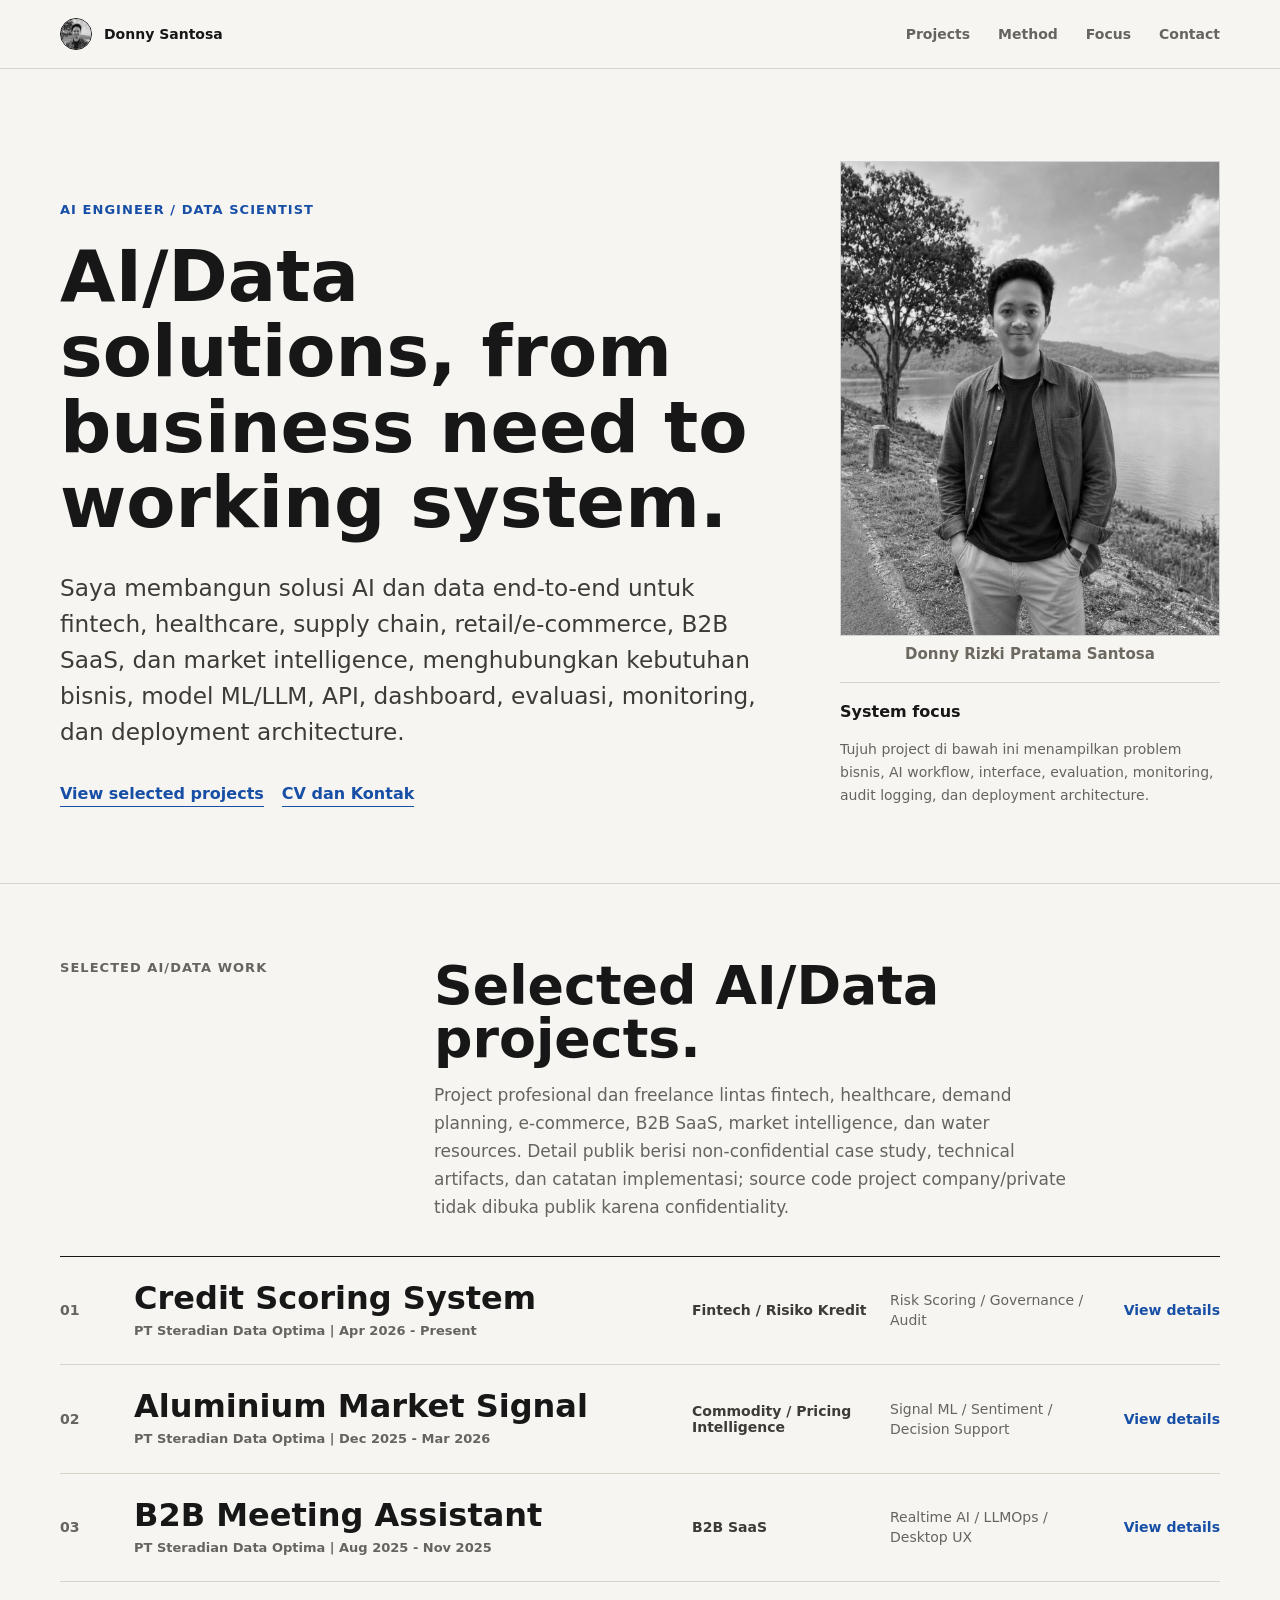
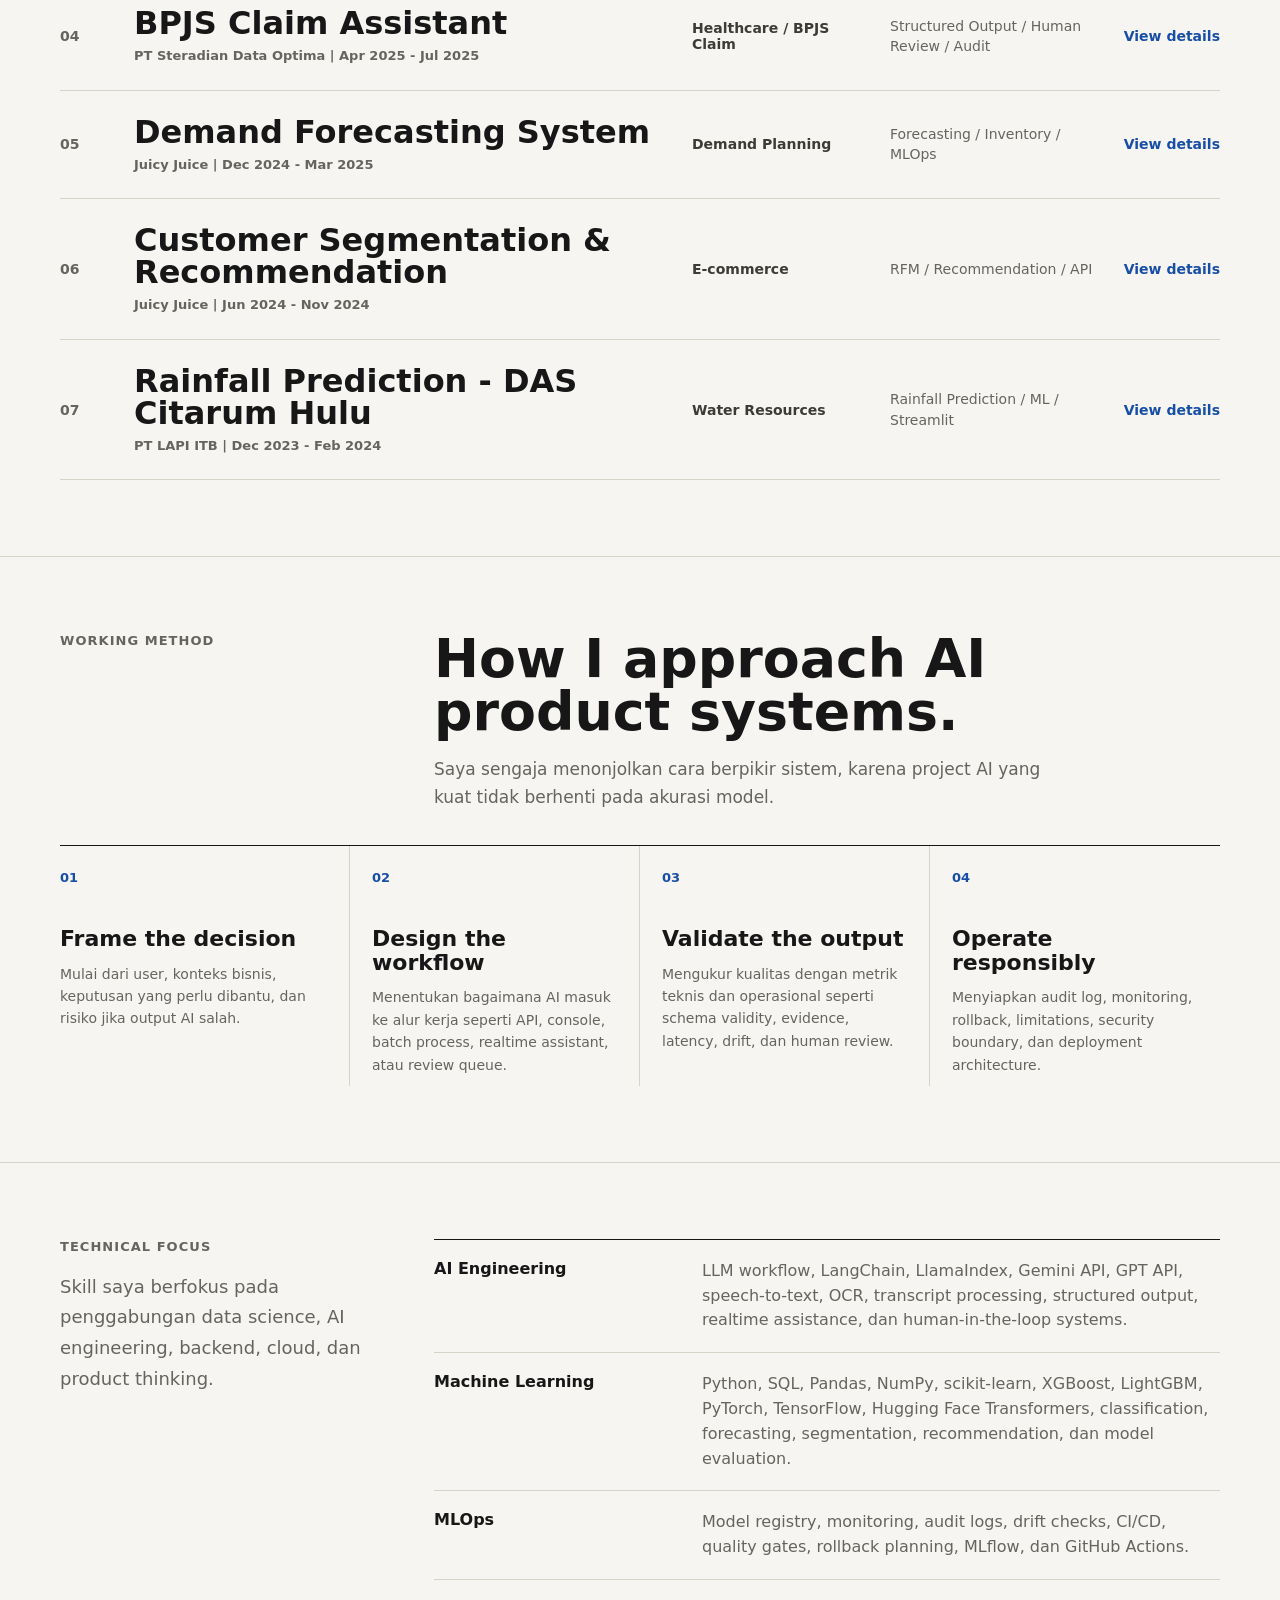
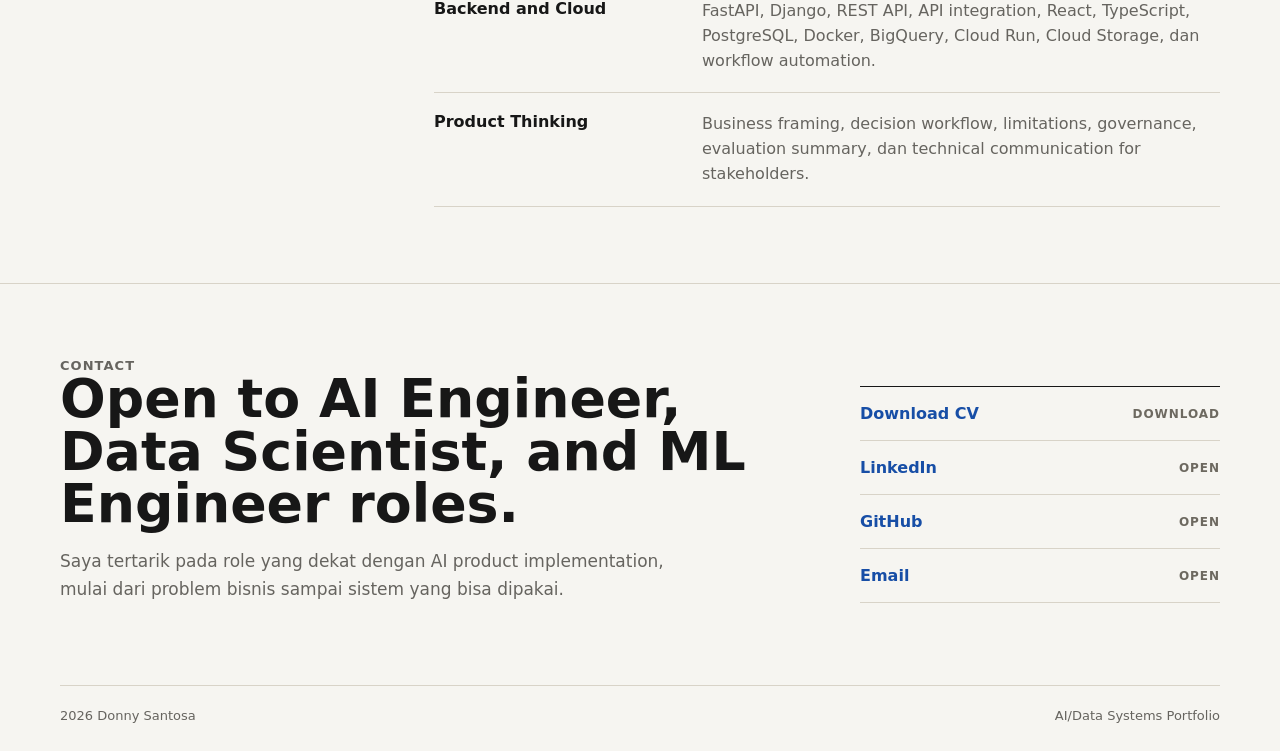
<file: index.html>
<!doctype html>
<html lang="id">
<head>
  <meta charset="UTF-8" />
  <meta name="viewport" content="width=device-width, initial-scale=1.0" />
  <title>Donny Santosa - AI Engineer / Data Scientist</title>
  <meta name="description" content="Portfolio Donny Santosa - AI Engineer / Data Scientist focused on end-to-end AI/Data solutions, machine learning, LLM workflows, APIs, dashboards, evaluation, monitoring, and cloud deployment architecture." />
  <link rel="stylesheet" href="./src/styles/base.css" />
  <link rel="stylesheet" href="./src/styles/navigation.css" />
  <link rel="stylesheet" href="./src/styles/hero.css" />
  <link rel="stylesheet" href="./src/styles/sections.css" />
  <link rel="stylesheet" href="./src/styles/projects.css" />
  <link rel="stylesheet" href="./src/styles/method.css" />
  <link rel="stylesheet" href="./src/styles/focus.css" />
  <link rel="stylesheet" href="./src/styles/contact.css" />
  <link rel="stylesheet" href="./src/styles/responsive.css" />
</head>
<body>
  <header class="nav">
    <div class="container nav-inner">
      <a href="#top" class="brand" aria-label="Donny Santosa Portfolio">
        <img class="brand-mark brand-photo" src="./asset/profile-picture.png" alt="Donny Santosa profile picture" />
        <span>Donny Santosa</span>
      </a>
      <nav class="nav-links" aria-label="Main navigation">
        <a href="#systems">Projects</a>
        <a href="#method">Method</a>
        <a href="#focus">Focus</a>
        <a href="#contact">Contact</a>
      </nav>
    </div>
  </header>

  <main id="top">
    <section class="hero">
      <div class="container hero-grid">
        <div>
          <p class="eyebrow">AI Engineer / Data Scientist</p>
          <h1>AI/Data solutions, from business need to working system.</h1>
          <p class="hero-copy">Saya membangun solusi AI dan data end-to-end untuk fintech, healthcare, supply chain, retail/e-commerce, B2B SaaS, dan market intelligence, menghubungkan kebutuhan bisnis, model ML/LLM, API, dashboard, evaluasi, monitoring, dan deployment architecture.</p>
          <div class="hero-links">
            <a href="#systems">View selected projects</a>
            <a href="#contact">CV dan Kontak</a>
          </div>
        </div>

        <aside class="hero-media" aria-label="Profile visual">
          <figure class="hero-portrait">
            <img class="hero-photo" src="./asset/full-photo.png" alt="Donny Rizki Pratama Santosa" />
            <figcaption>Donny Rizki Pratama Santosa</figcaption>
          </figure>
          <div class="profile-note">
            <div>
              <strong>System focus</strong>
              Tujuh project di bawah ini menampilkan problem bisnis, AI workflow, interface, evaluation, monitoring, audit logging, dan deployment architecture.
            </div>
          </div>
        </aside>
      </div>
    </section>

    <section class="section" id="systems">
      <div class="container">
        <div class="section-head">
          <div class="section-kicker">Selected AI/Data Work</div>
          <div>
            <h2>Selected AI/Data projects.</h2>
            <p class="section-desc">Project profesional dan freelance lintas fintech, healthcare, demand planning, e-commerce, B2B SaaS, market intelligence, dan water resources. Detail publik berisi non-confidential case study, technical artifacts, dan catatan implementasi; source code project company/private tidak dibuka publik karena confidentiality.</p>
          </div>
        </div>

        <div class="project-list" id="projectList"></div>
      </div>
    </section>

    <section class="section" id="method">
      <div class="container">
        <div class="section-head">
          <div class="section-kicker">Working Method</div>
          <div>
            <h2>How I approach AI product systems.</h2>
            <p class="section-desc">Saya sengaja menonjolkan cara berpikir sistem, karena project AI yang kuat tidak berhenti pada akurasi model.</p>
          </div>
        </div>

        <div class="method-grid">
          <article class="method-item">
            <span class="method-number">01</span>
            <h3>Frame the decision</h3>
            <p>Mulai dari user, konteks bisnis, keputusan yang perlu dibantu, dan risiko jika output AI salah.</p>
          </article>
          <article class="method-item">
            <span class="method-number">02</span>
            <h3>Design the workflow</h3>
            <p>Menentukan bagaimana AI masuk ke alur kerja seperti API, console, batch process, realtime assistant, atau review queue.</p>
          </article>
          <article class="method-item">
            <span class="method-number">03</span>
            <h3>Validate the output</h3>
            <p>Mengukur kualitas dengan metrik teknis dan operasional seperti schema validity, evidence, latency, drift, dan human review.</p>
          </article>
          <article class="method-item">
            <span class="method-number">04</span>
            <h3>Operate responsibly</h3>
            <p>Menyiapkan audit log, monitoring, rollback, limitations, security boundary, dan deployment architecture.</p>
          </article>
        </div>
      </div>
    </section>

    <section class="section" id="focus">
      <div class="container focus-layout">
        <div>
          <div class="section-kicker">Technical Focus</div>
          <p class="focus-copy">Skill saya berfokus pada penggabungan data science, AI engineering, backend, cloud, dan product thinking.</p>
        </div>

        <div class="focus-table">
          <div class="focus-row"><strong>AI Engineering</strong><span>LLM workflow, LangChain, LlamaIndex, Gemini API, GPT API, speech-to-text, OCR, transcript processing, structured output, realtime assistance, dan human-in-the-loop systems.</span></div>
          <div class="focus-row"><strong>Machine Learning</strong><span>Python, SQL, Pandas, NumPy, scikit-learn, XGBoost, LightGBM, PyTorch, TensorFlow, Hugging Face Transformers, classification, forecasting, segmentation, recommendation, dan model evaluation.</span></div>
          <div class="focus-row"><strong>MLOps</strong><span>Model registry, monitoring, audit logs, drift checks, CI/CD, quality gates, rollback planning, MLflow, dan GitHub Actions.</span></div>
          <div class="focus-row"><strong>Backend and Cloud</strong><span>FastAPI, Django, REST API, API integration, React, TypeScript, PostgreSQL, Docker, BigQuery, Cloud Run, Cloud Storage, dan workflow automation.</span></div>
          <div class="focus-row"><strong>Product Thinking</strong><span>Business framing, decision workflow, limitations, governance, evaluation summary, dan technical communication for stakeholders.</span></div>
        </div>
      </div>
    </section>

    <section class="contact" id="contact">
      <div class="container contact-grid">
        <div>
          <div class="section-kicker">Contact</div>
          <h2>Open to AI Engineer, Data Scientist, and ML Engineer roles.</h2>
          <p class="section-desc">Saya tertarik pada role yang dekat dengan AI product implementation, mulai dari problem bisnis sampai sistem yang bisa dipakai.</p>
        </div>

        <div class="contact-links">
          <a href="./asset/CV-Donny-Santosa.pdf" download="CV-Donny-Santosa.pdf" type="application/pdf"><span>Download CV</span><span class="link-action">Download</span></a>
          <a href="https://www.linkedin.com/in/drps09" target="_blank" rel="noreferrer"><span>LinkedIn</span><span class="link-action">Open</span></a>
          <a href="https://github.com/DonnyRZ" target="_blank" rel="noreferrer"><span>GitHub</span><span class="link-action">Open</span></a>
          <a href="mailto:donny.santosa01@gmail.com"><span>Email</span><span class="link-action">Open</span></a>
        </div>
      </div>
    </section>
  </main>

  <footer>
    <div class="container footer-inner">
      <span>2026 Donny Santosa</span>
      <span>AI/Data Systems Portfolio</span>
    </div>
  </footer>

  <script src="./src/data/projects.js"></script>
  <script src="./src/js/render-projects.js"></script>
  <script src="./src/js/main.js"></script>
</body>
</html>
</file>
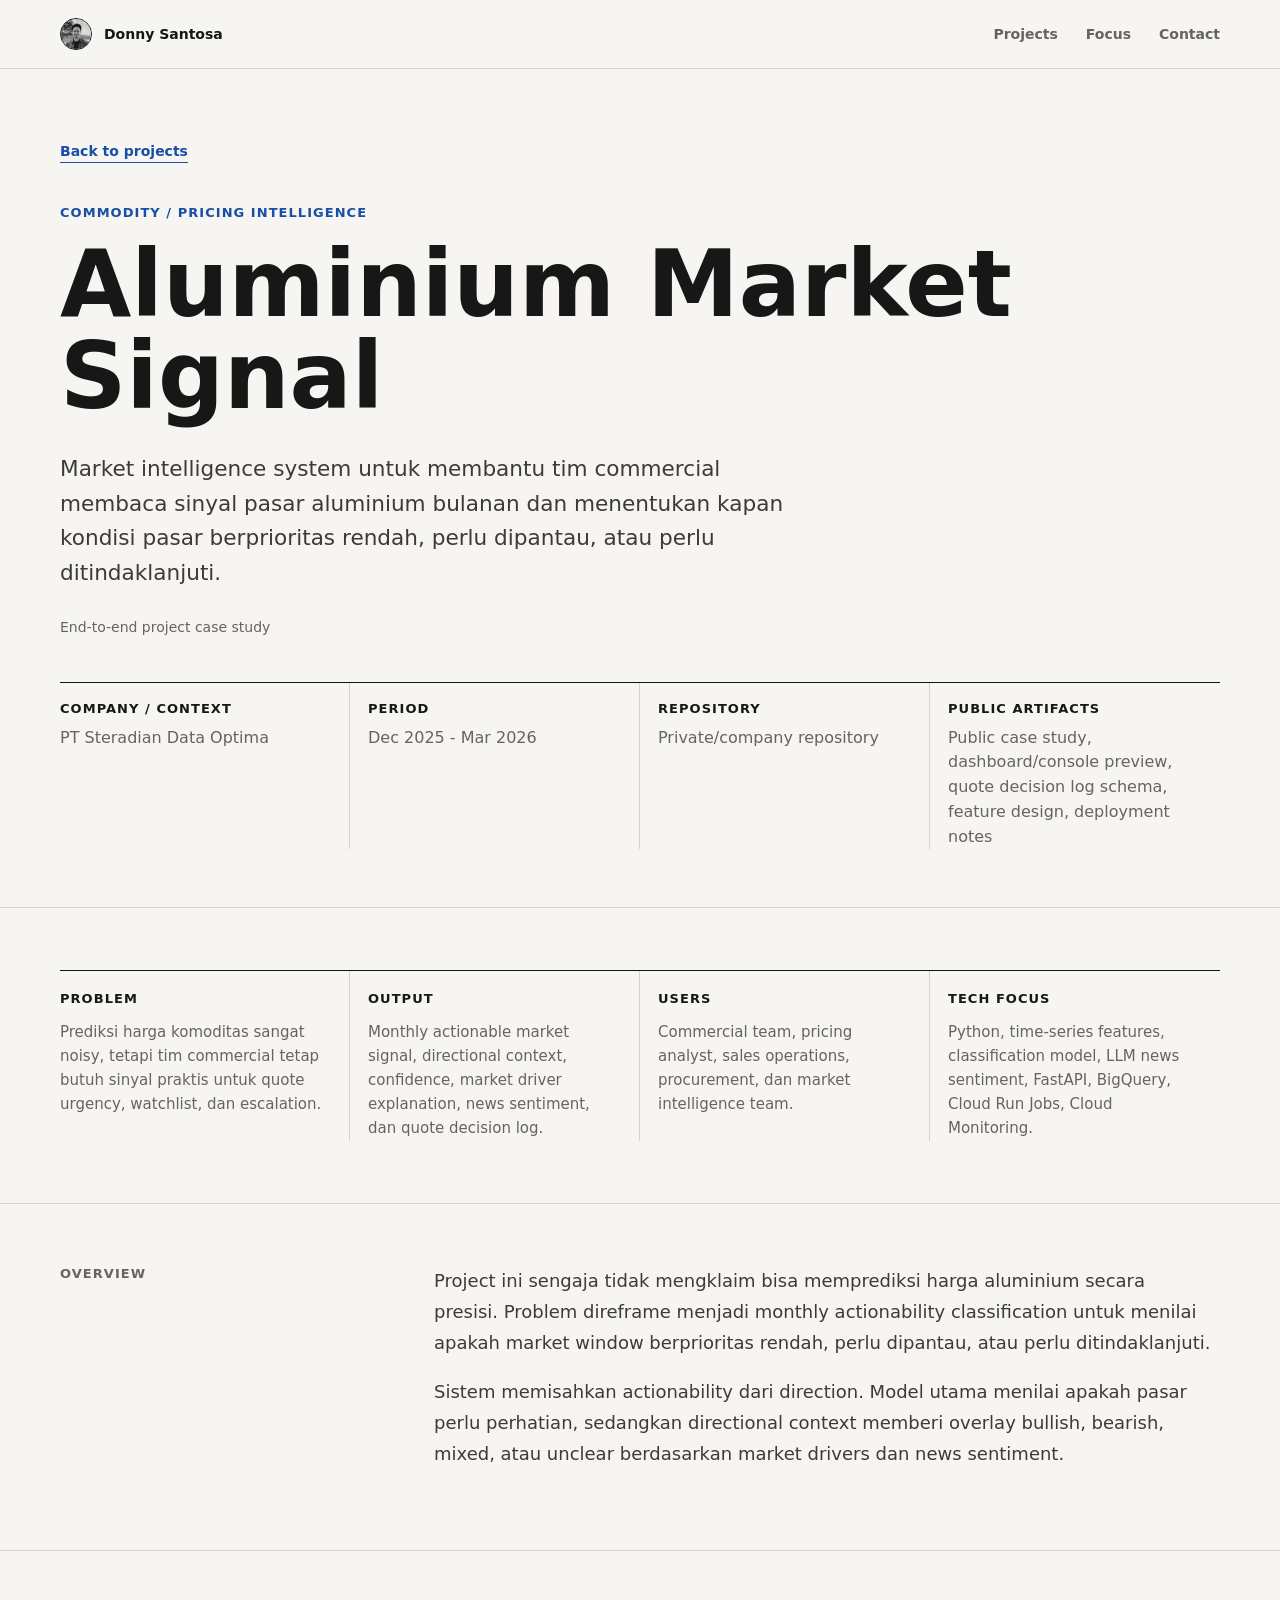
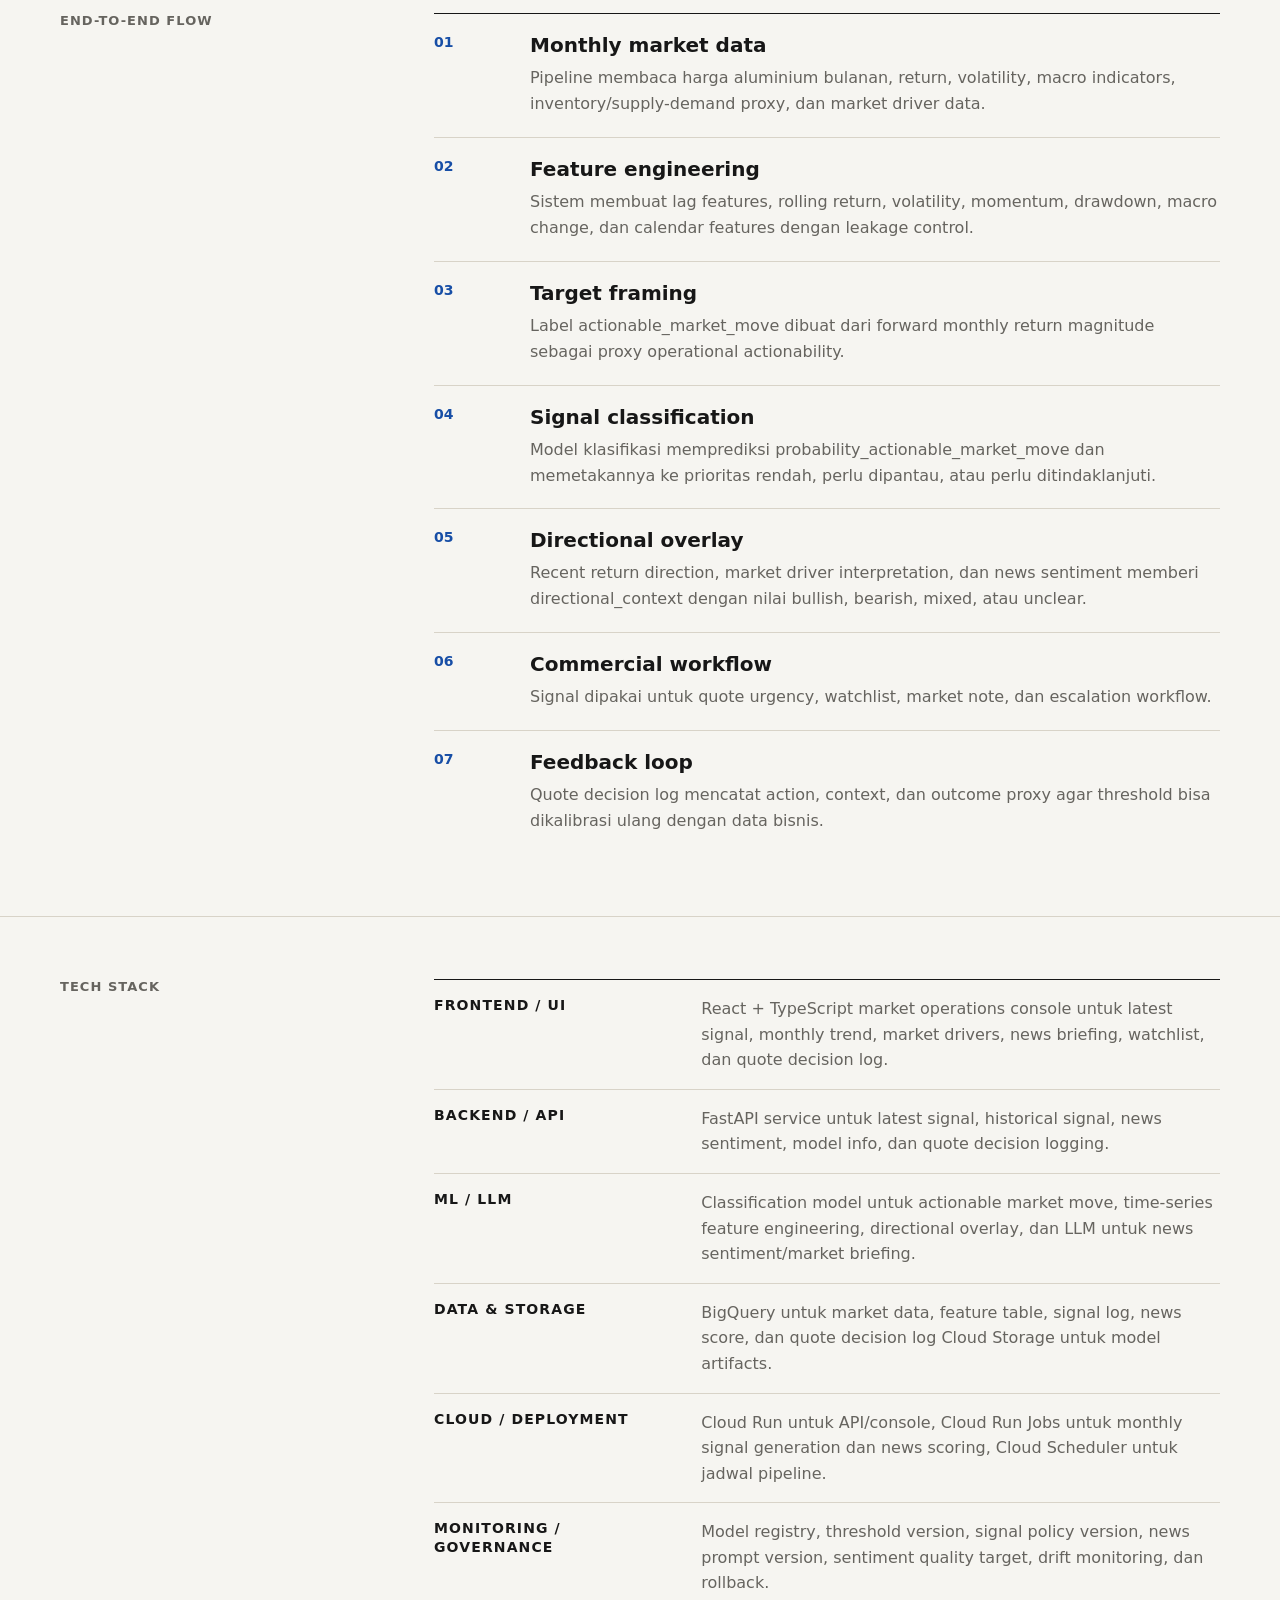
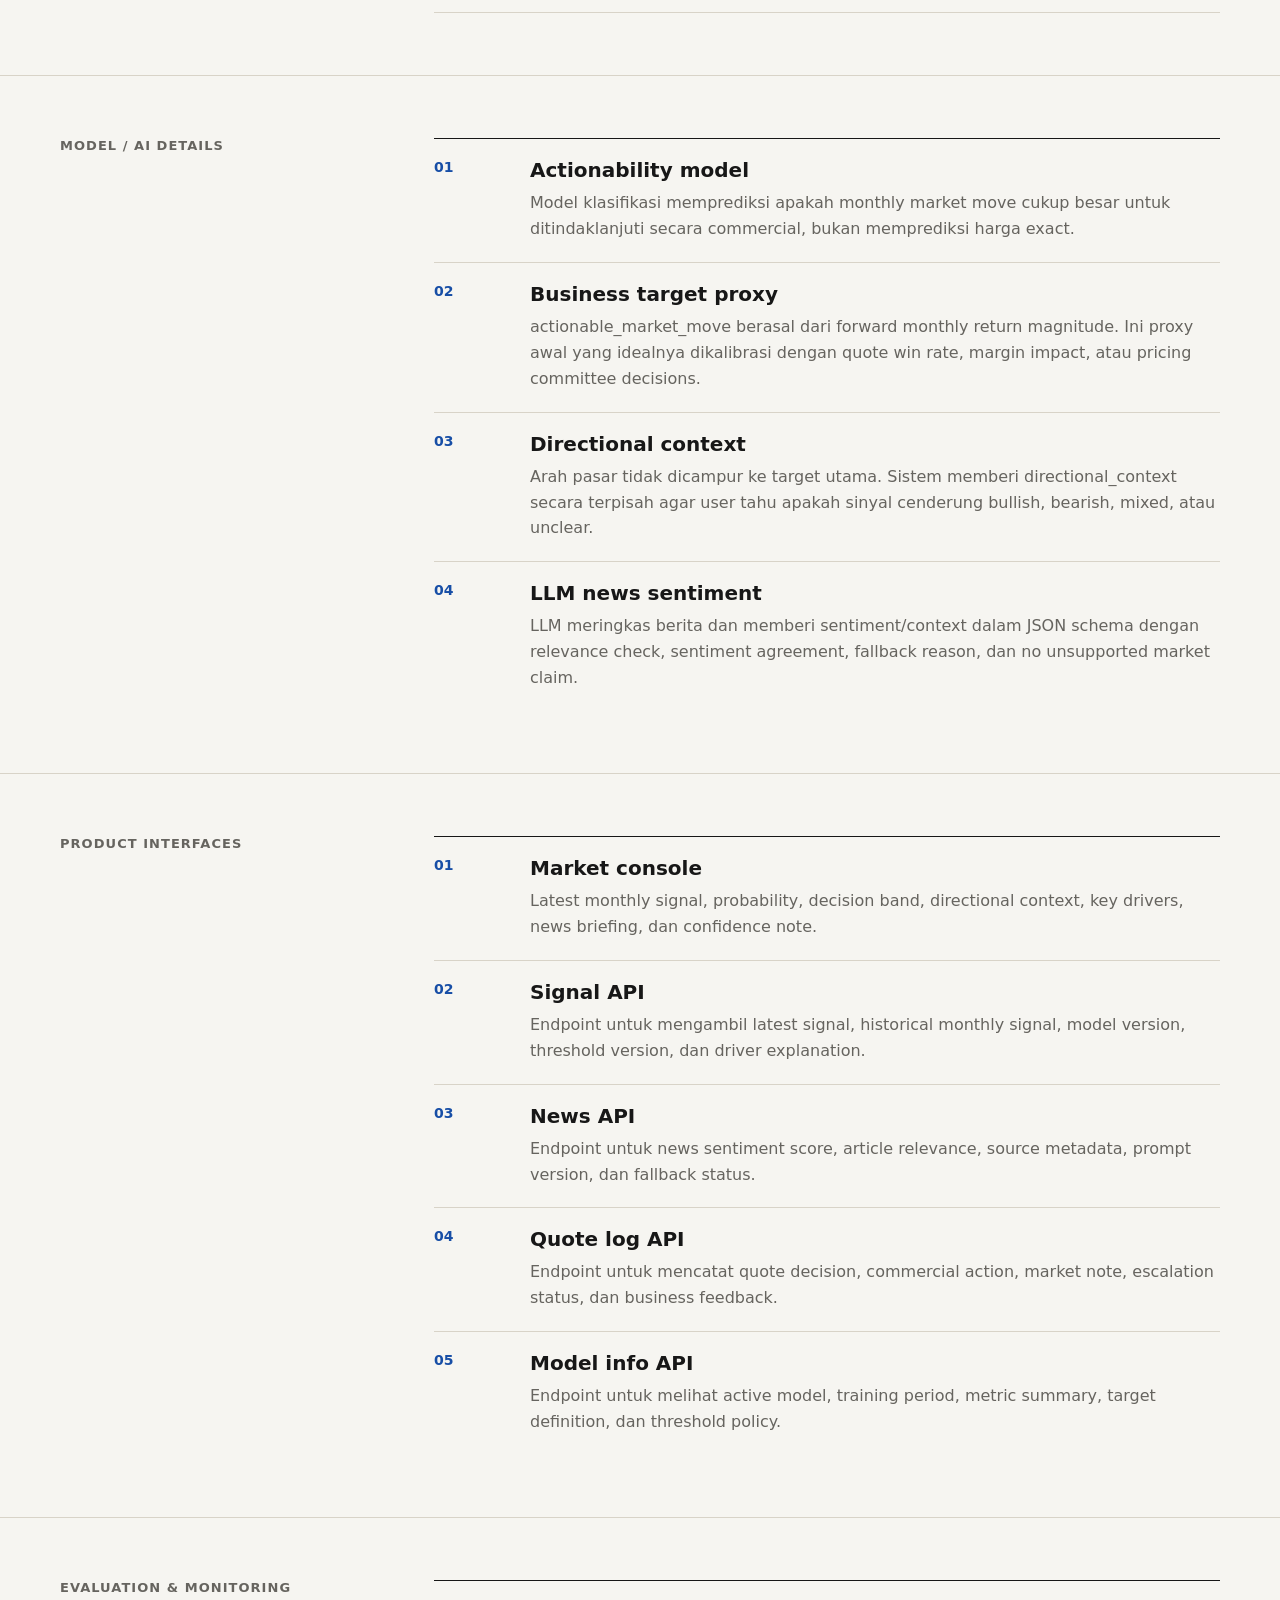
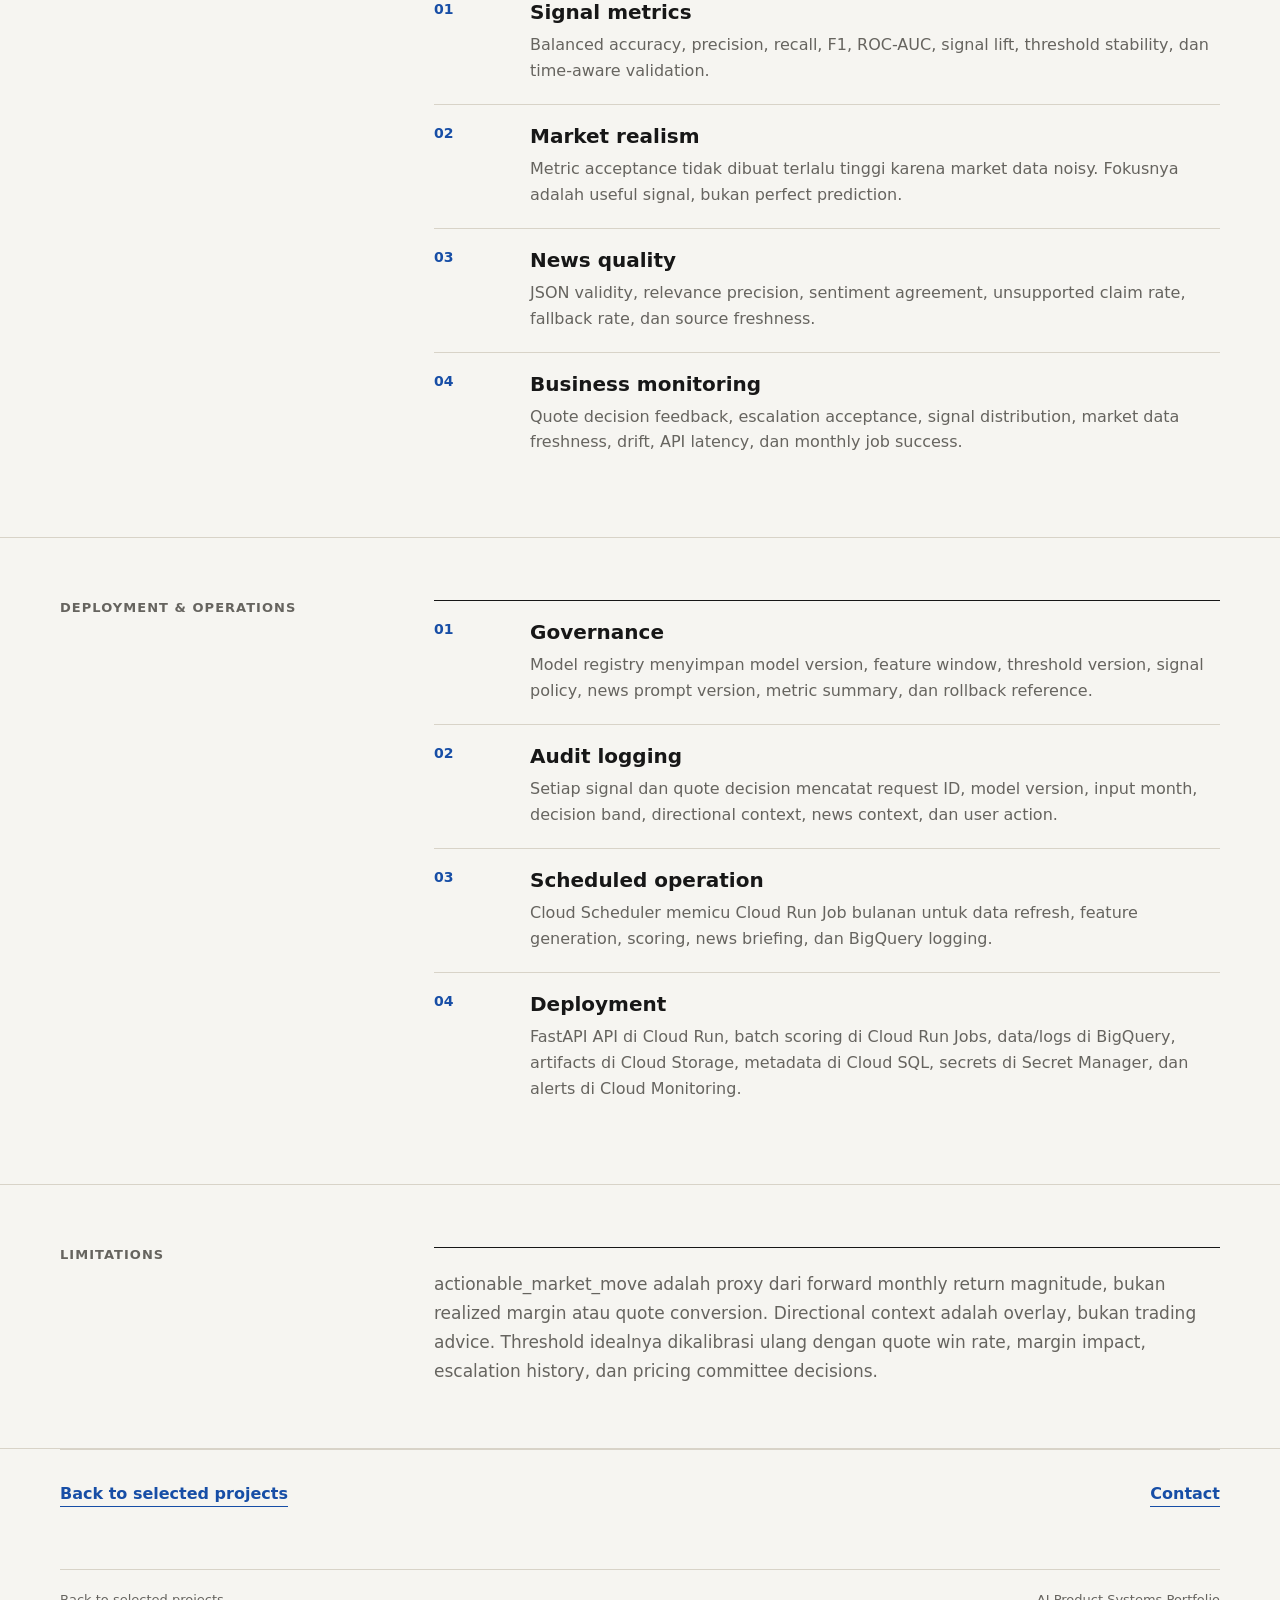
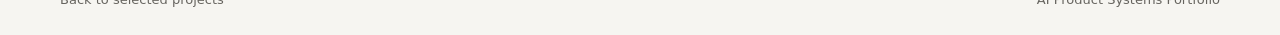
<file: projects/aluminium-market-signal.html>
<!doctype html>
<html lang="id">
  <head>
    <meta charset="UTF-8" />
    <meta name="viewport" content="width=device-width, initial-scale=1.0" />
    <title>Aluminium Market Signal - Donny Santosa</title>
    <link rel="stylesheet" href="../src/styles/base.css" />
    <link rel="stylesheet" href="../src/styles/navigation.css" />
    <link rel="stylesheet" href="../src/styles/project-detail.css" />
  </head>
  <body data-project-key="aluminium-market-signal">
    <div id="projectPage"></div>
    <script src="../src/js/project-page-template.js"></script>
    <script>
      document.getElementById("projectPage").innerHTML = window.projectPageTemplate();
    </script>
    <script src="../src/data/project-details.js"></script>
    <script src="../src/js/render-project-detail.js"></script>
  </body>
</html>
</file>
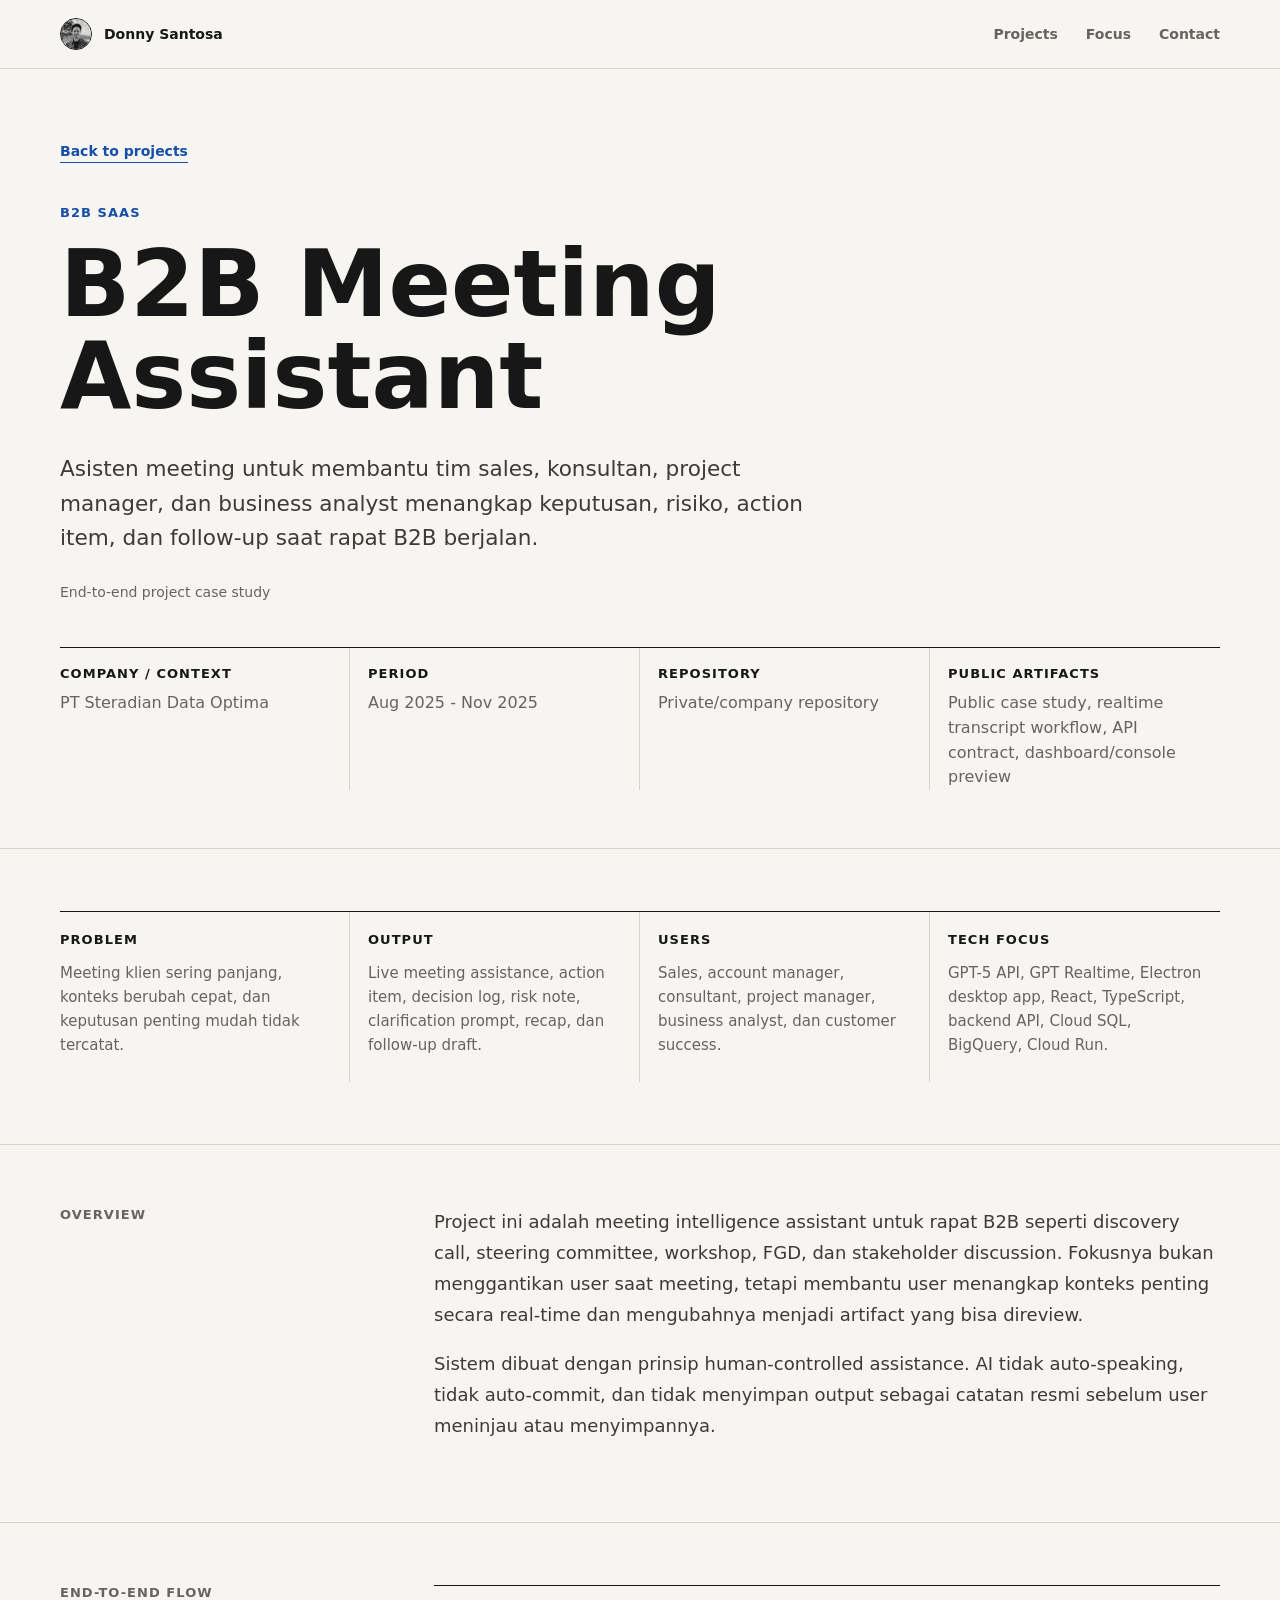
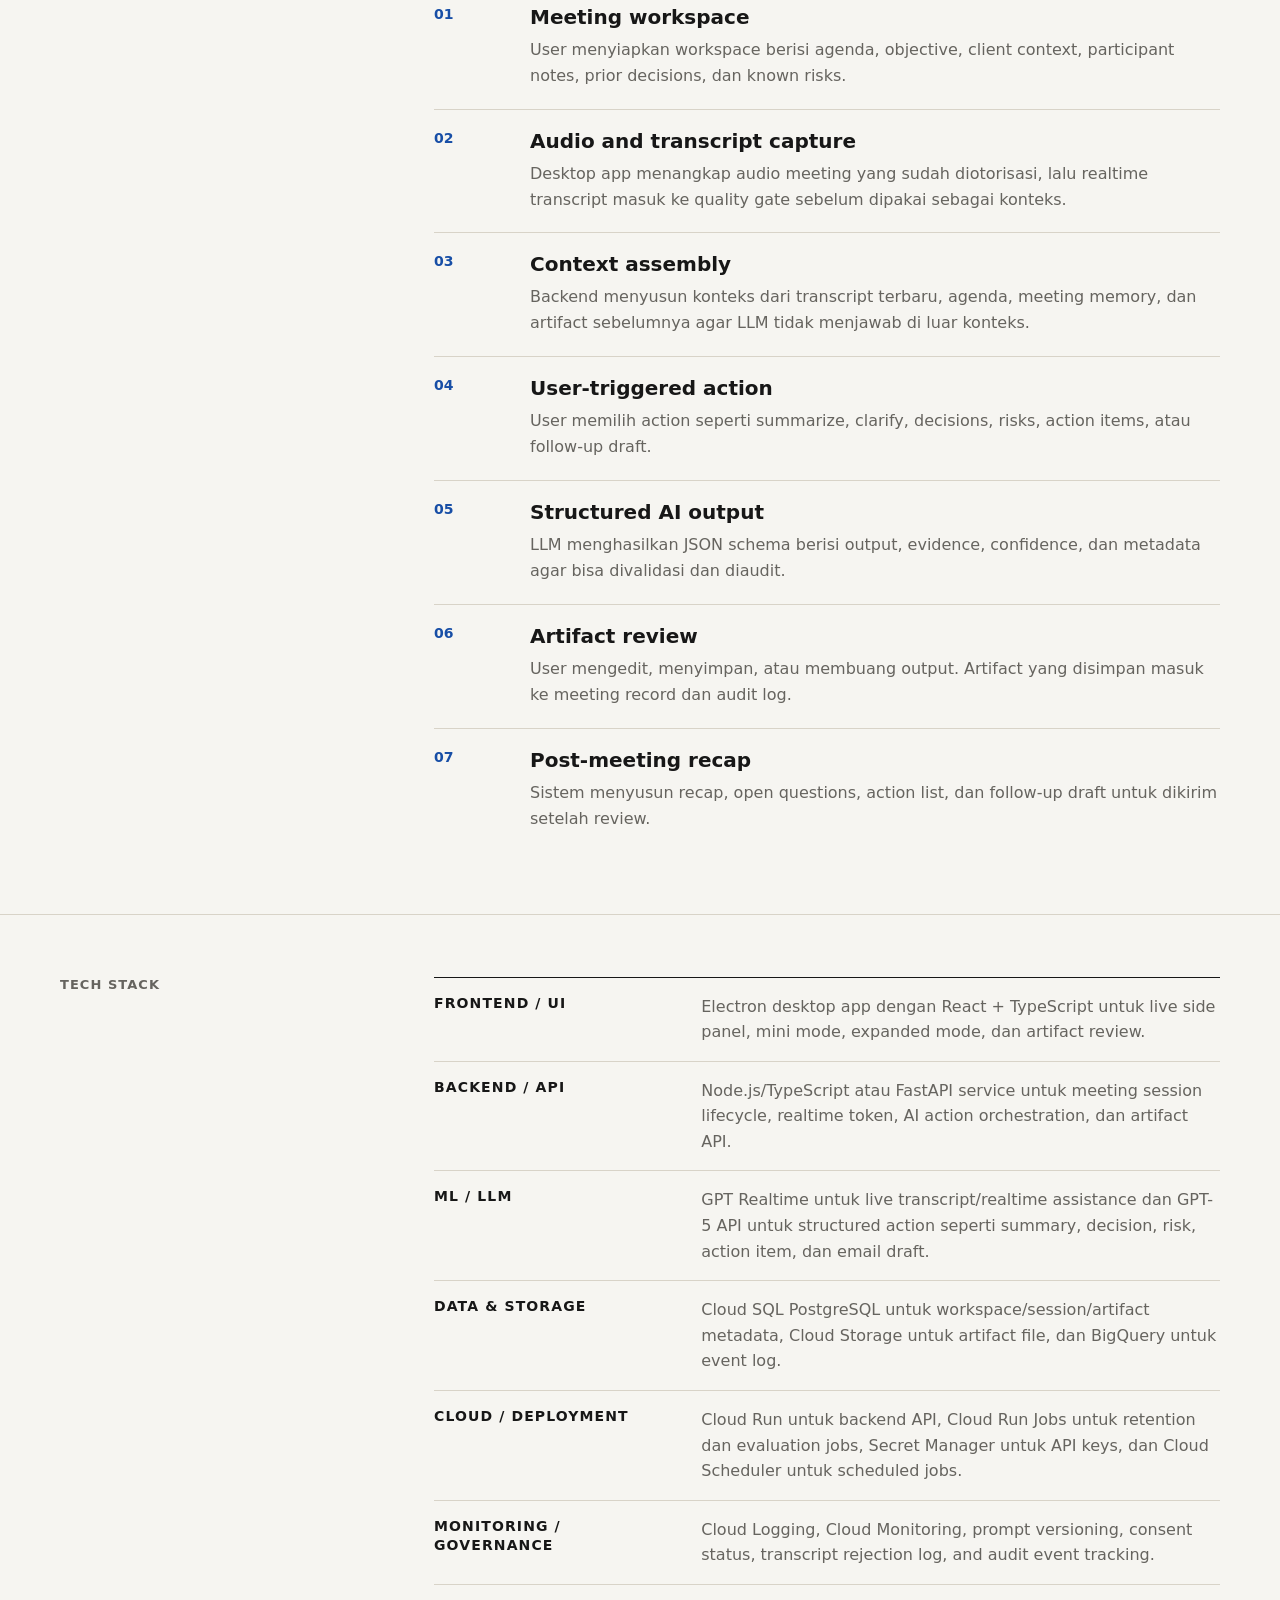
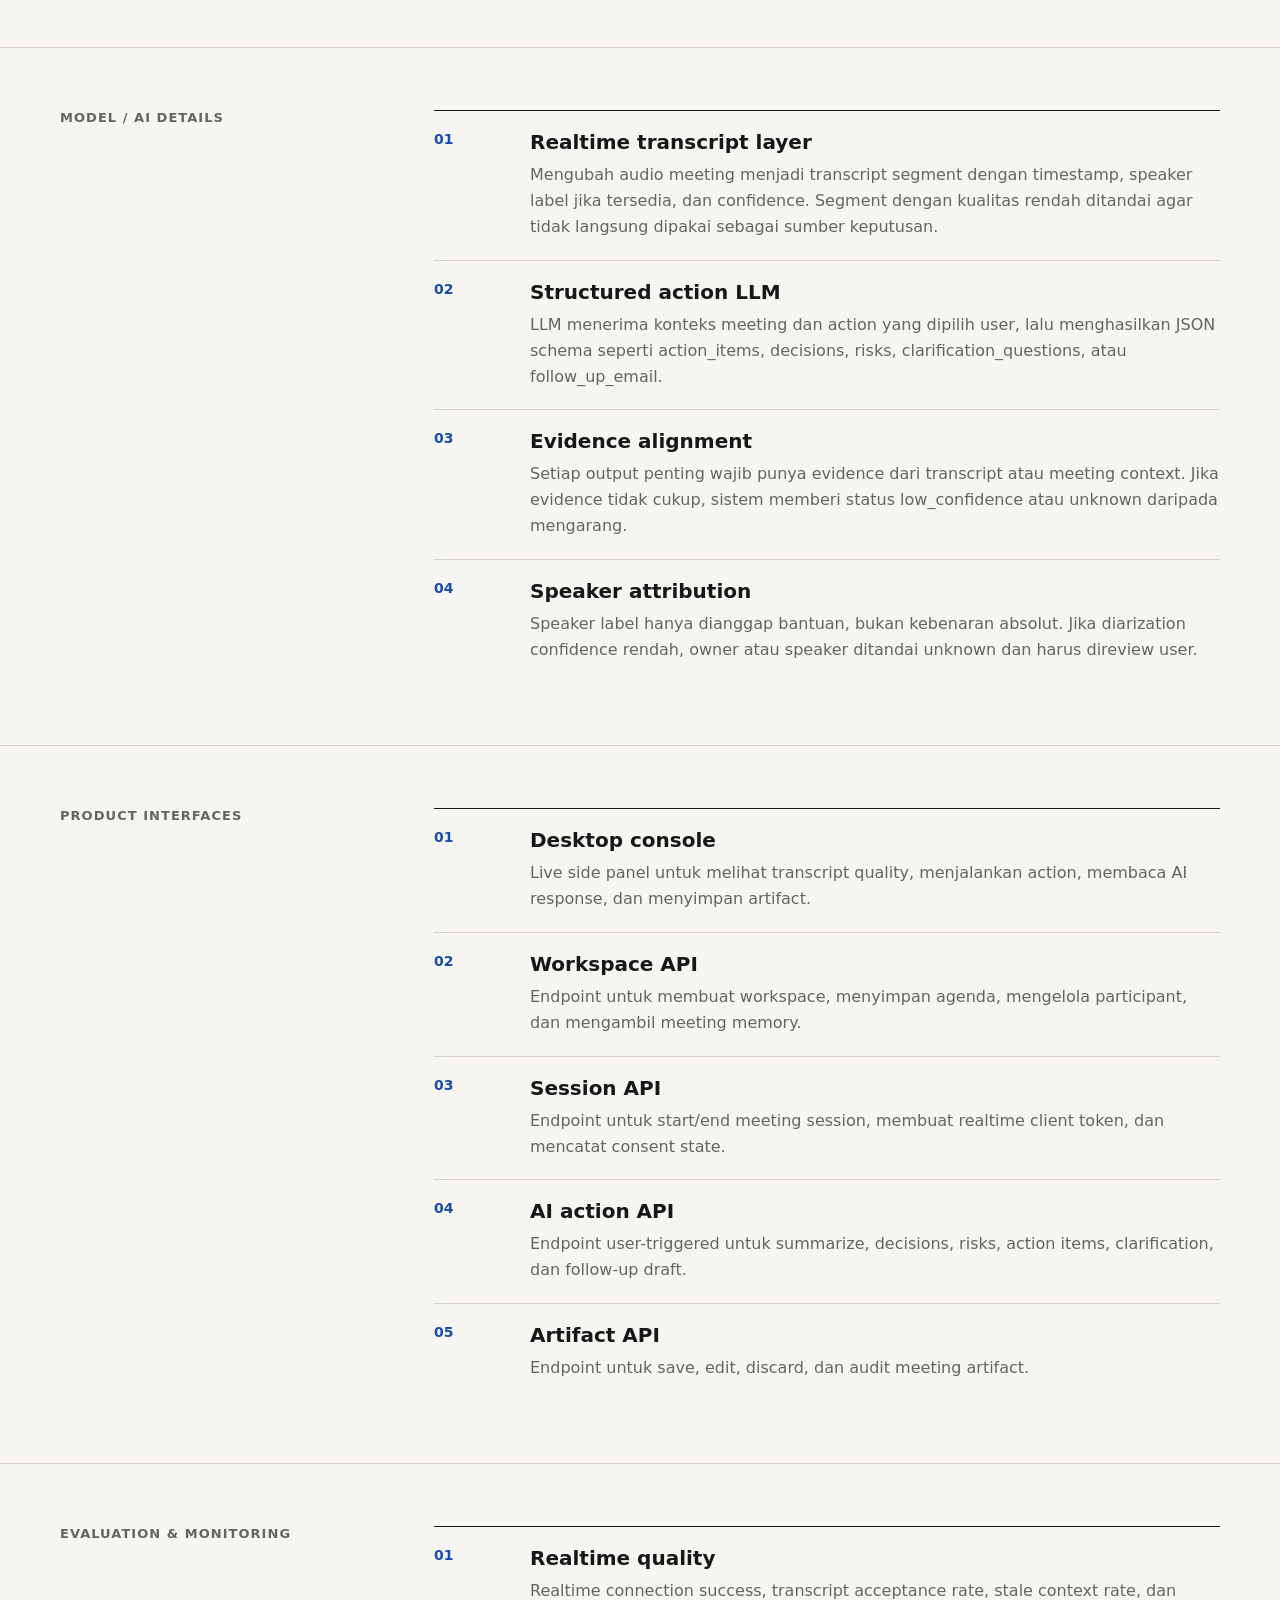
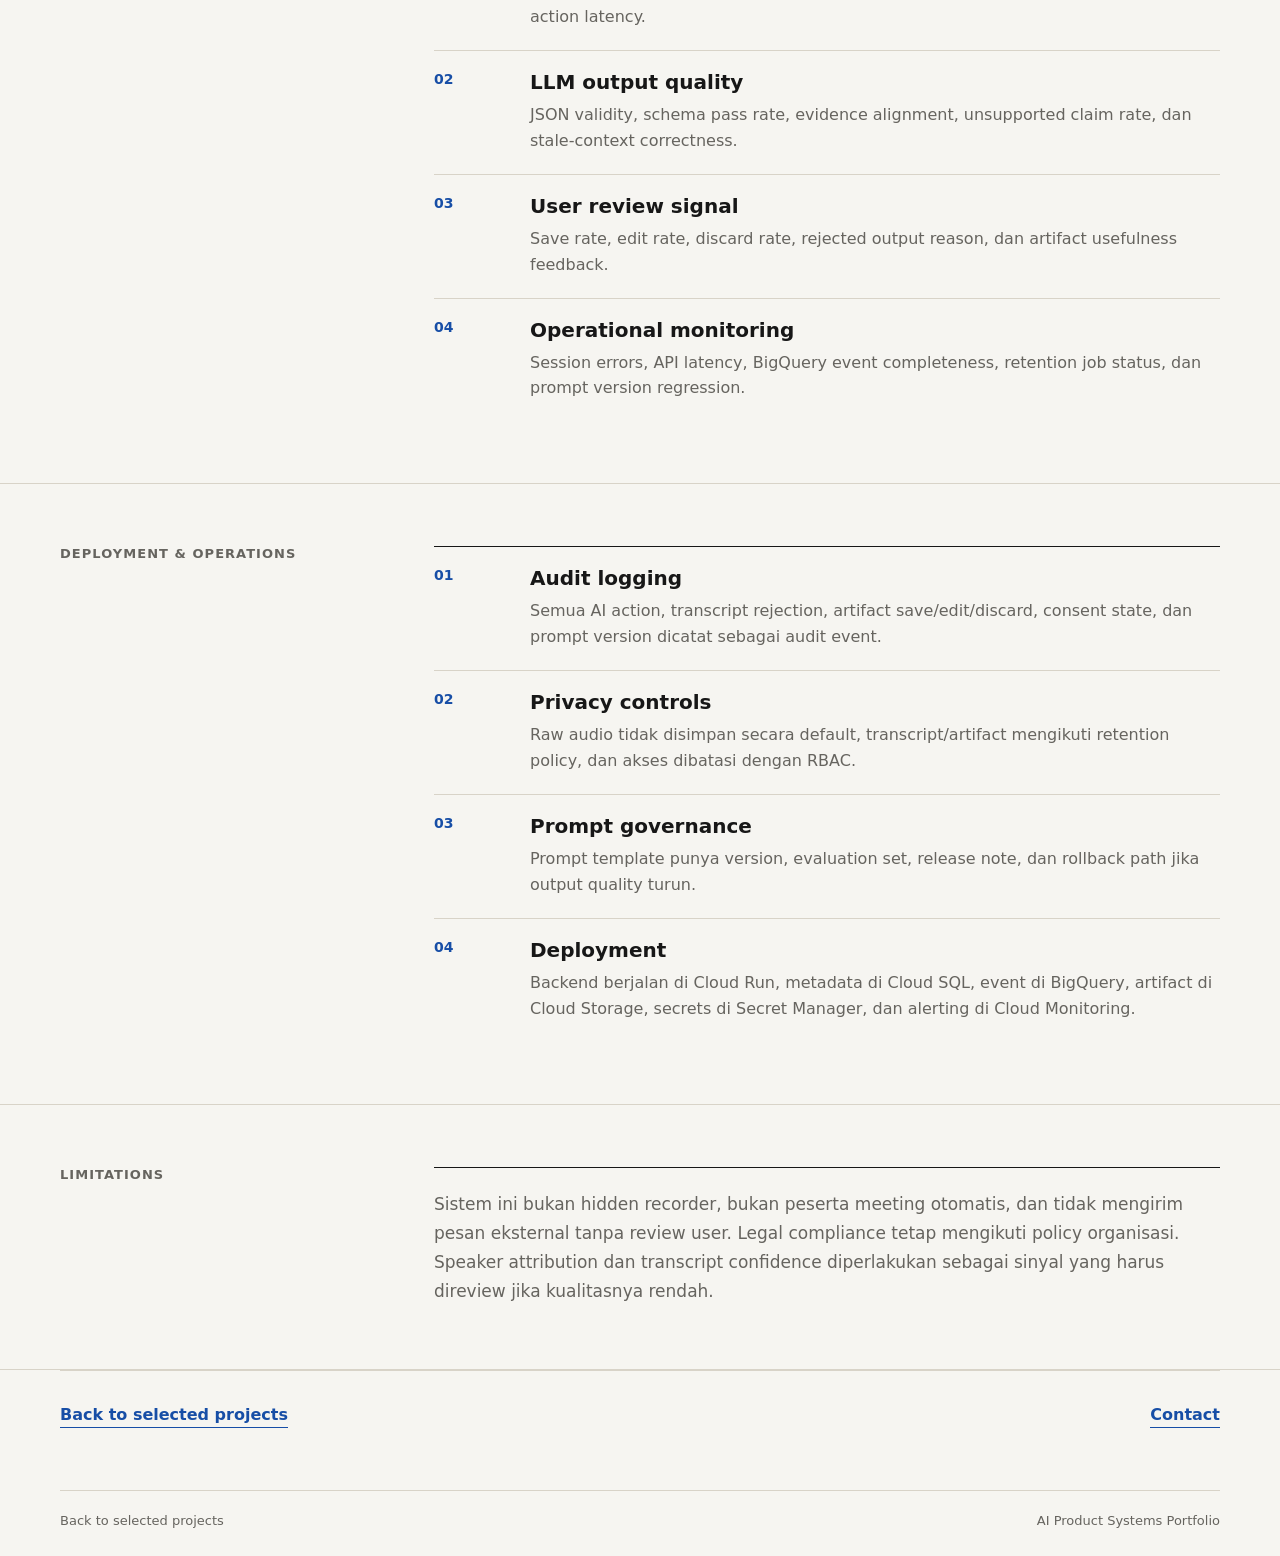
<file: projects/b2b-meeting-assistant.html>
<!doctype html>
<html lang="id">
  <head>
    <meta charset="UTF-8" />
    <meta name="viewport" content="width=device-width, initial-scale=1.0" />
    <title>B2B Meeting Assistant - Donny Santosa</title>
    <link rel="stylesheet" href="../src/styles/base.css" />
    <link rel="stylesheet" href="../src/styles/navigation.css" />
    <link rel="stylesheet" href="../src/styles/project-detail.css" />
  </head>
  <body data-project-key="b2b-meeting-assistant">
    <div id="projectPage"></div>
    <script src="../src/js/project-page-template.js"></script>
    <script>
      document.getElementById("projectPage").innerHTML = window.projectPageTemplate();
    </script>
    <script src="../src/data/project-details.js"></script>
    <script src="../src/js/render-project-detail.js"></script>
  </body>
</html>
</file>
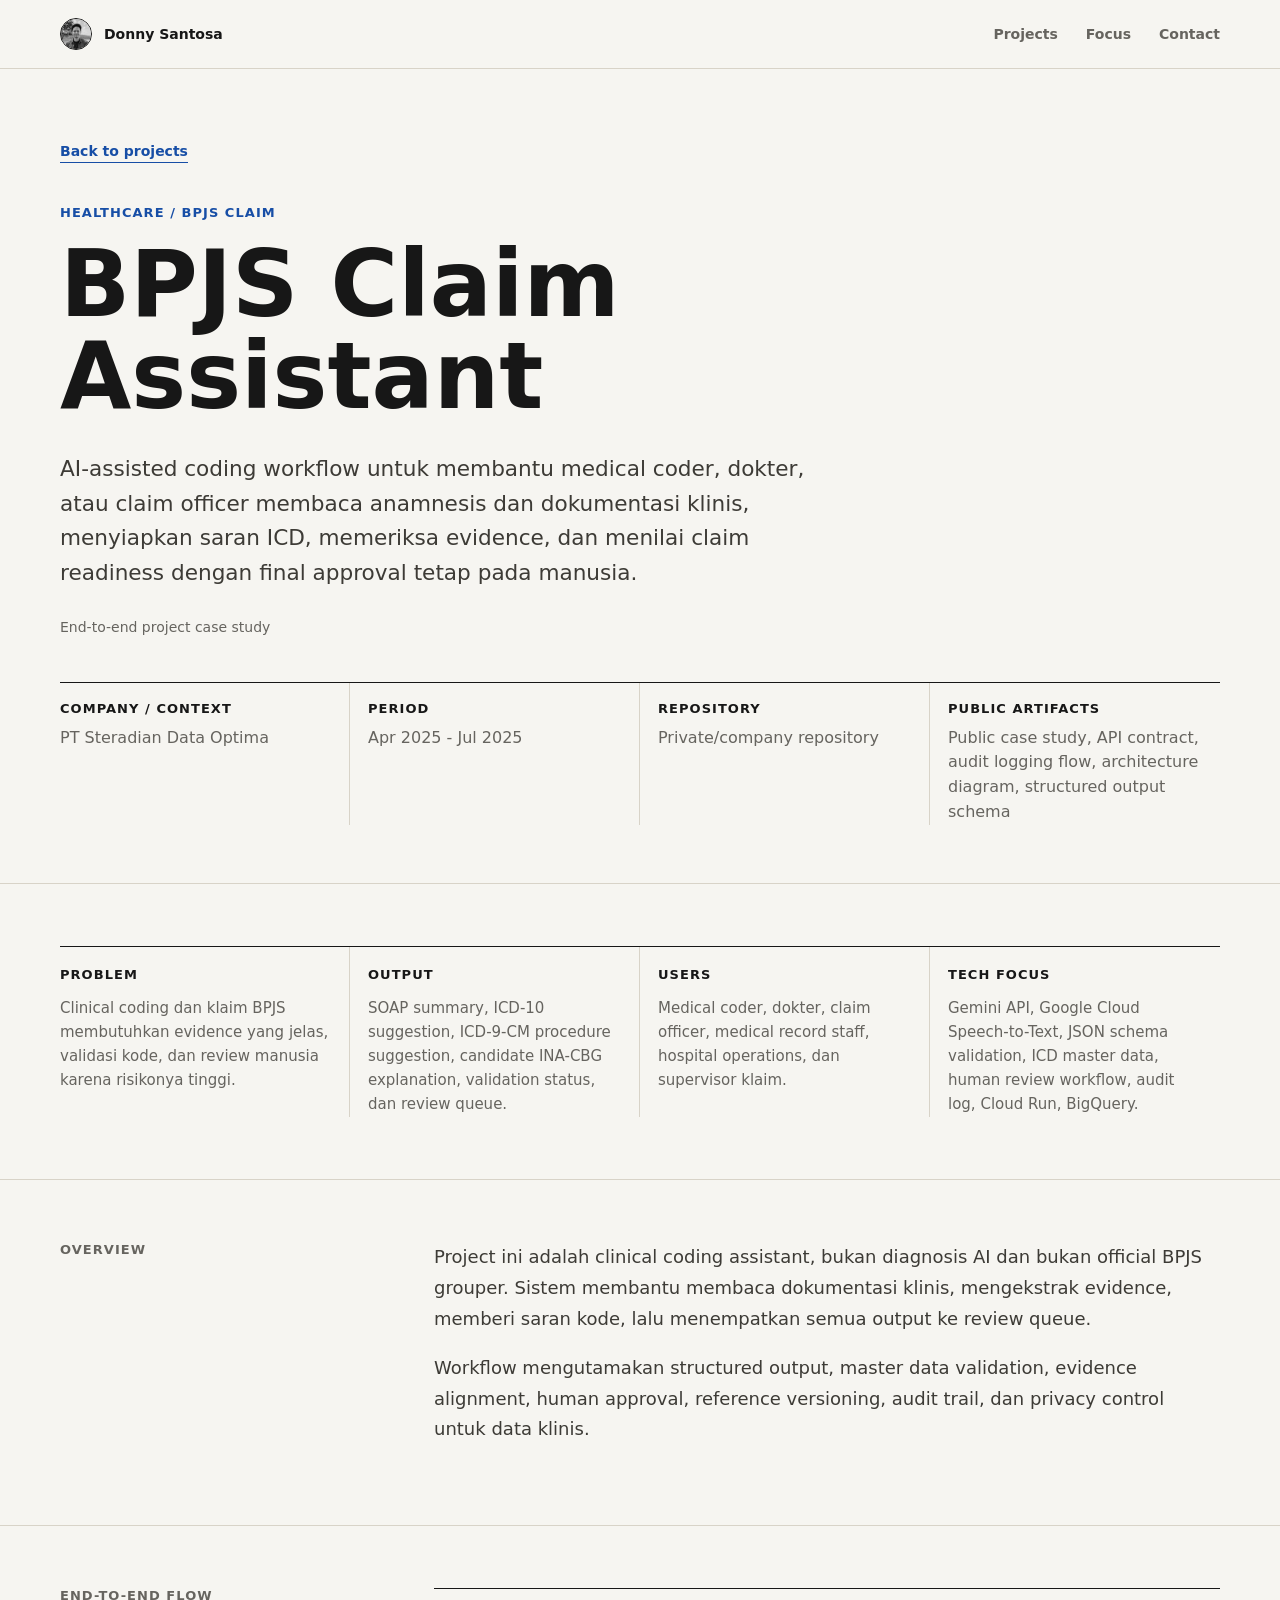
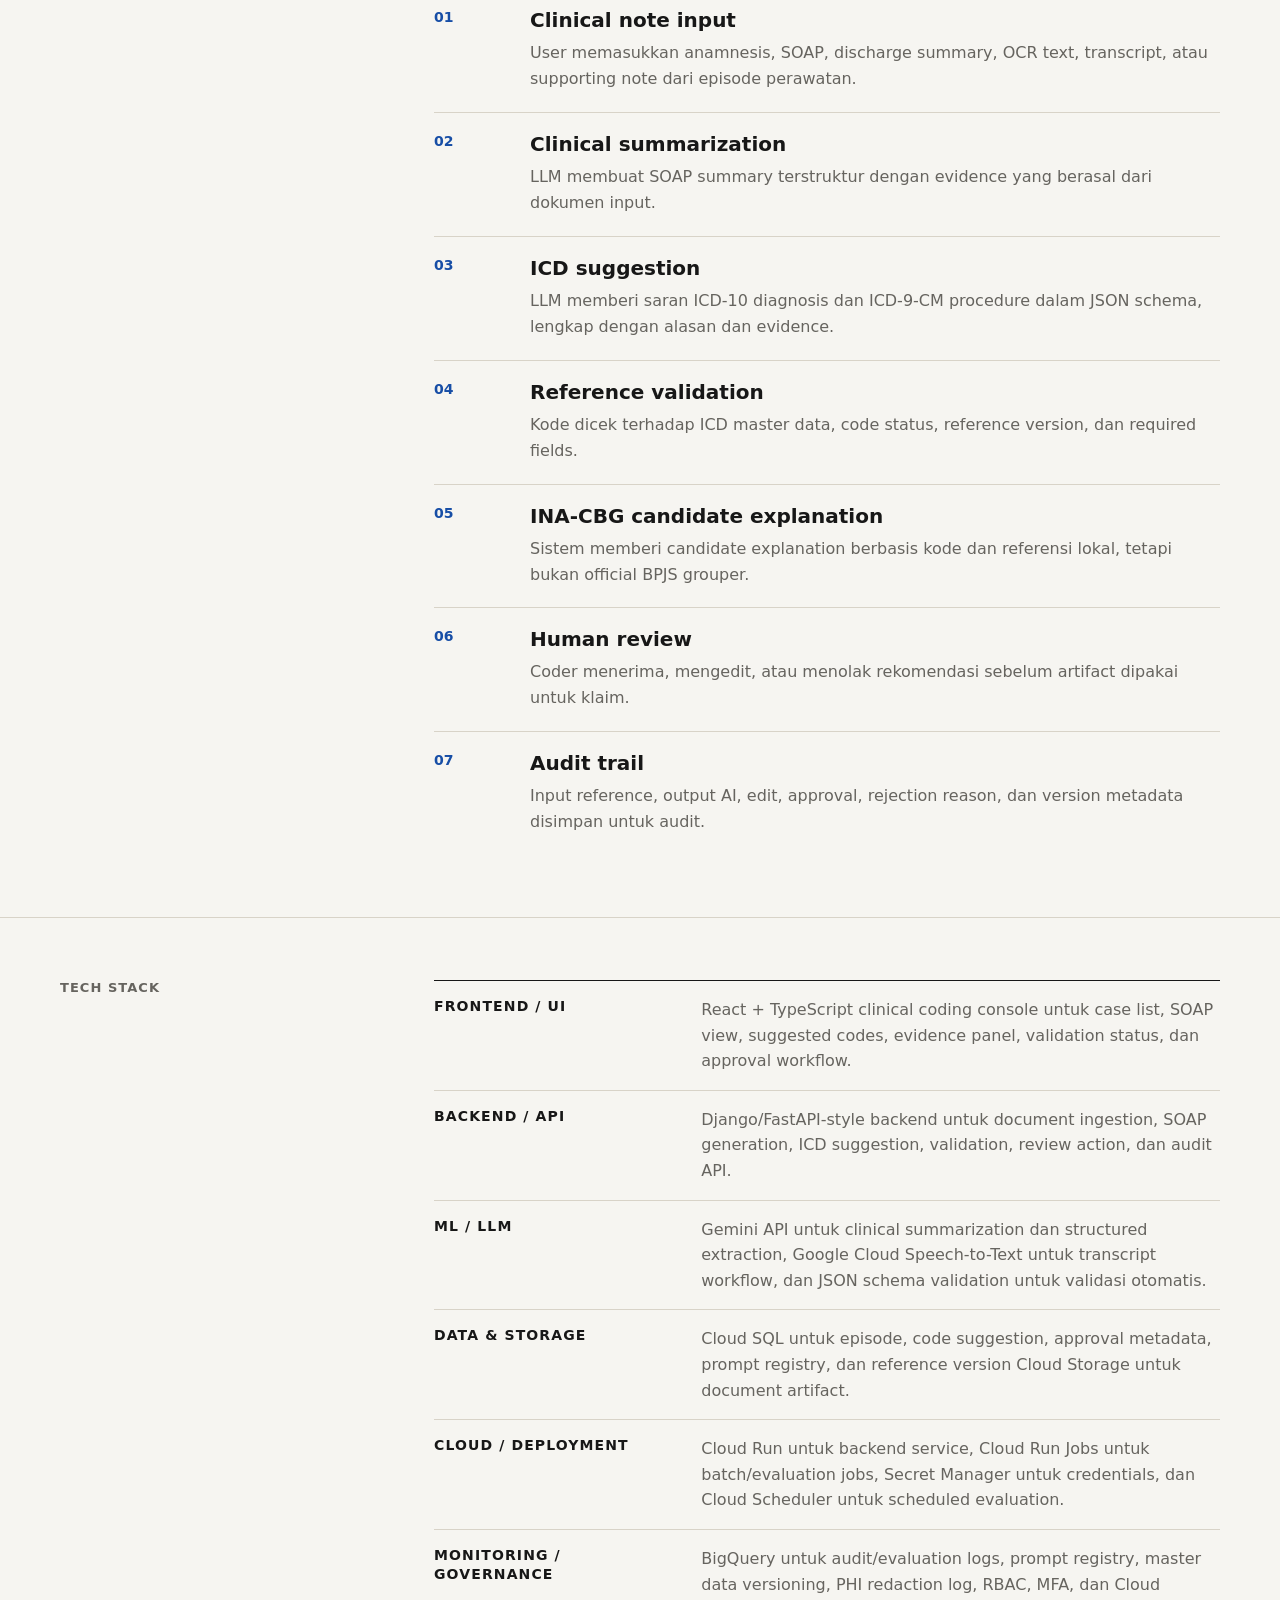
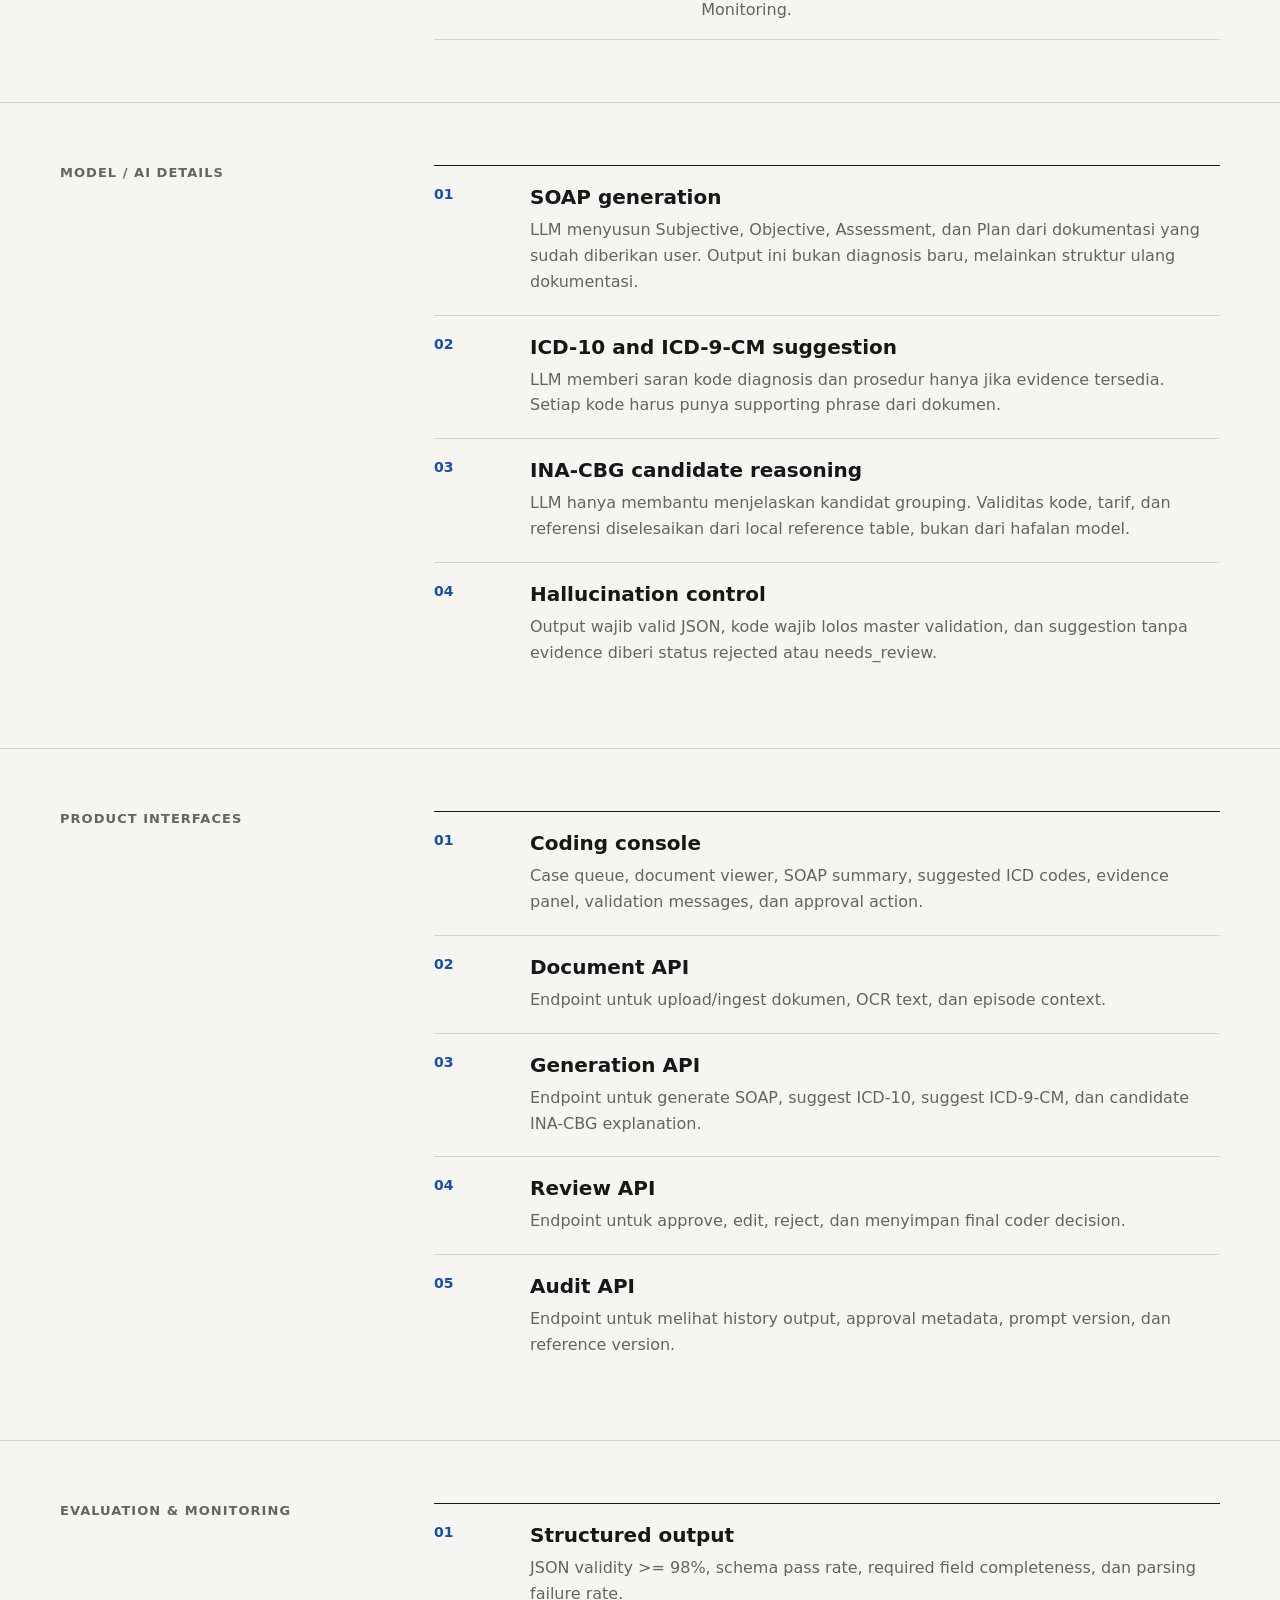
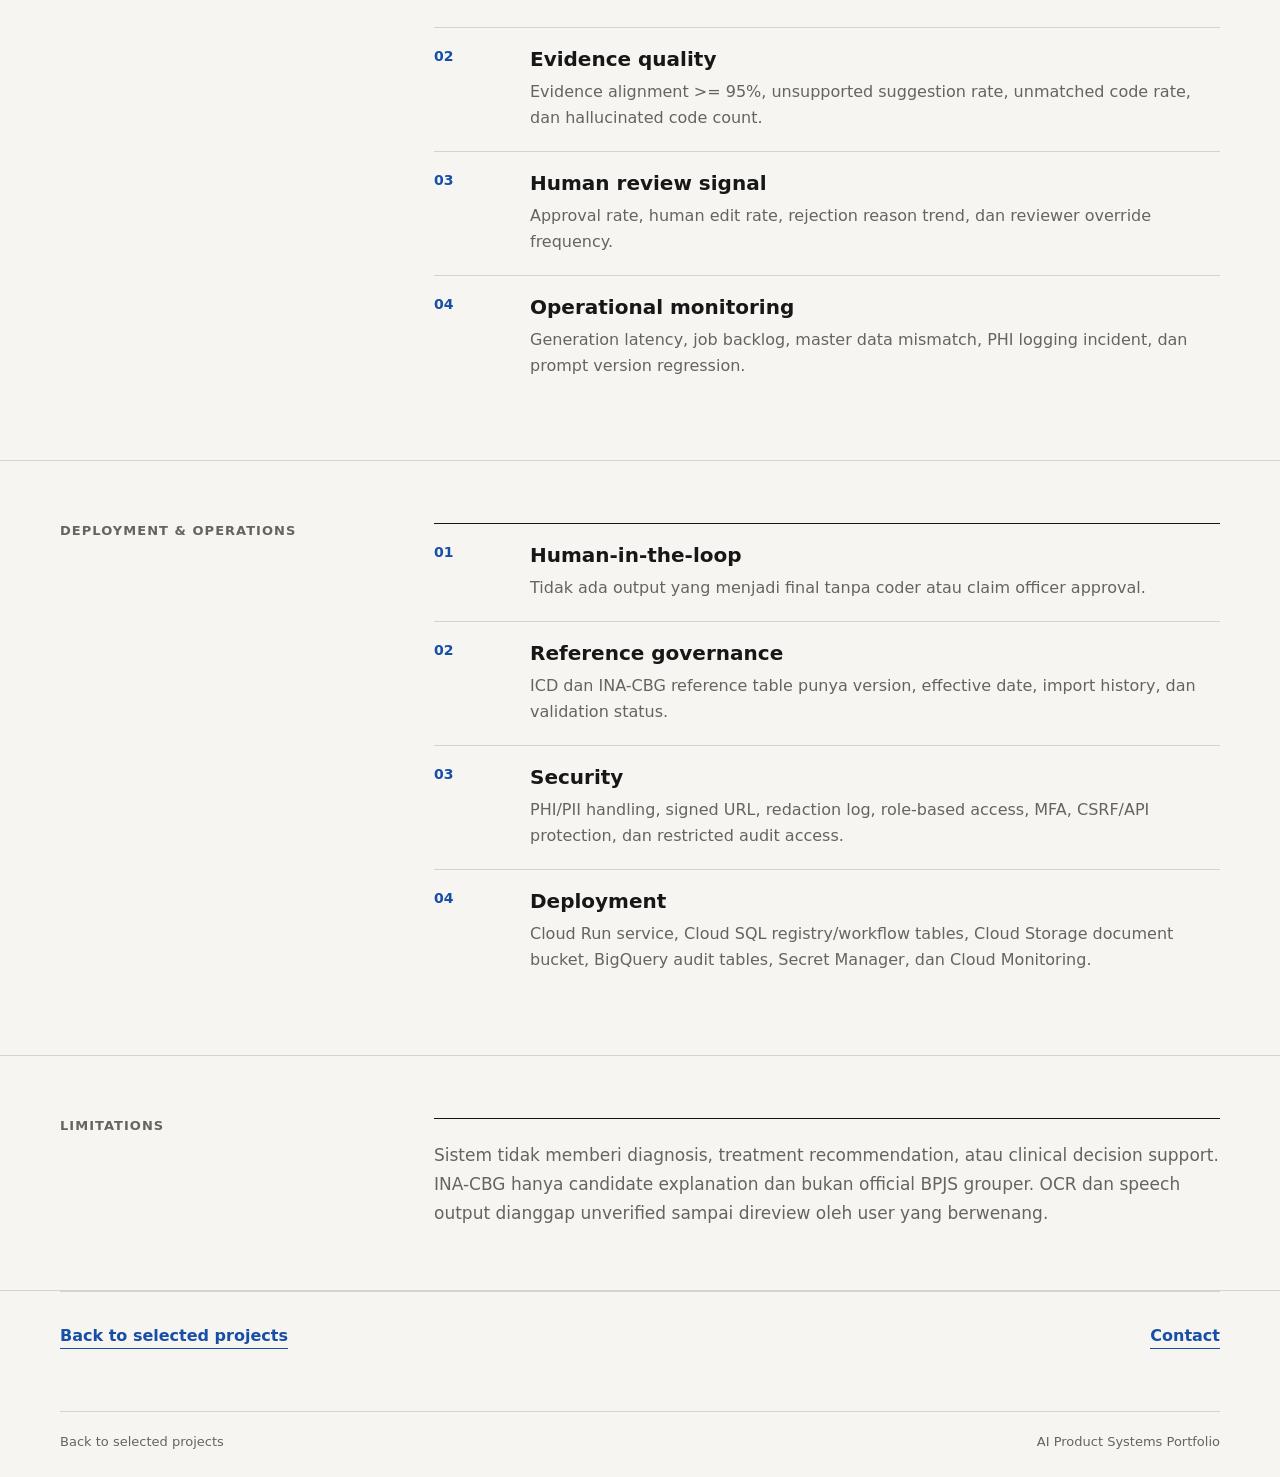
<file: projects/bpjs-claim-assistant.html>
<!doctype html>
<html lang="id">
  <head>
    <meta charset="UTF-8" />
    <meta name="viewport" content="width=device-width, initial-scale=1.0" />
    <title>BPJS Claim Assistant - Donny Santosa</title>
    <link rel="stylesheet" href="../src/styles/base.css" />
    <link rel="stylesheet" href="../src/styles/navigation.css" />
    <link rel="stylesheet" href="../src/styles/project-detail.css" />
  </head>
  <body data-project-key="bpjs-claim-assistant">
    <div id="projectPage"></div>
    <script src="../src/js/project-page-template.js"></script>
    <script>
      document.getElementById("projectPage").innerHTML = window.projectPageTemplate();
    </script>
    <script src="../src/data/project-details.js"></script>
    <script src="../src/js/render-project-detail.js"></script>
  </body>
</html>
</file>
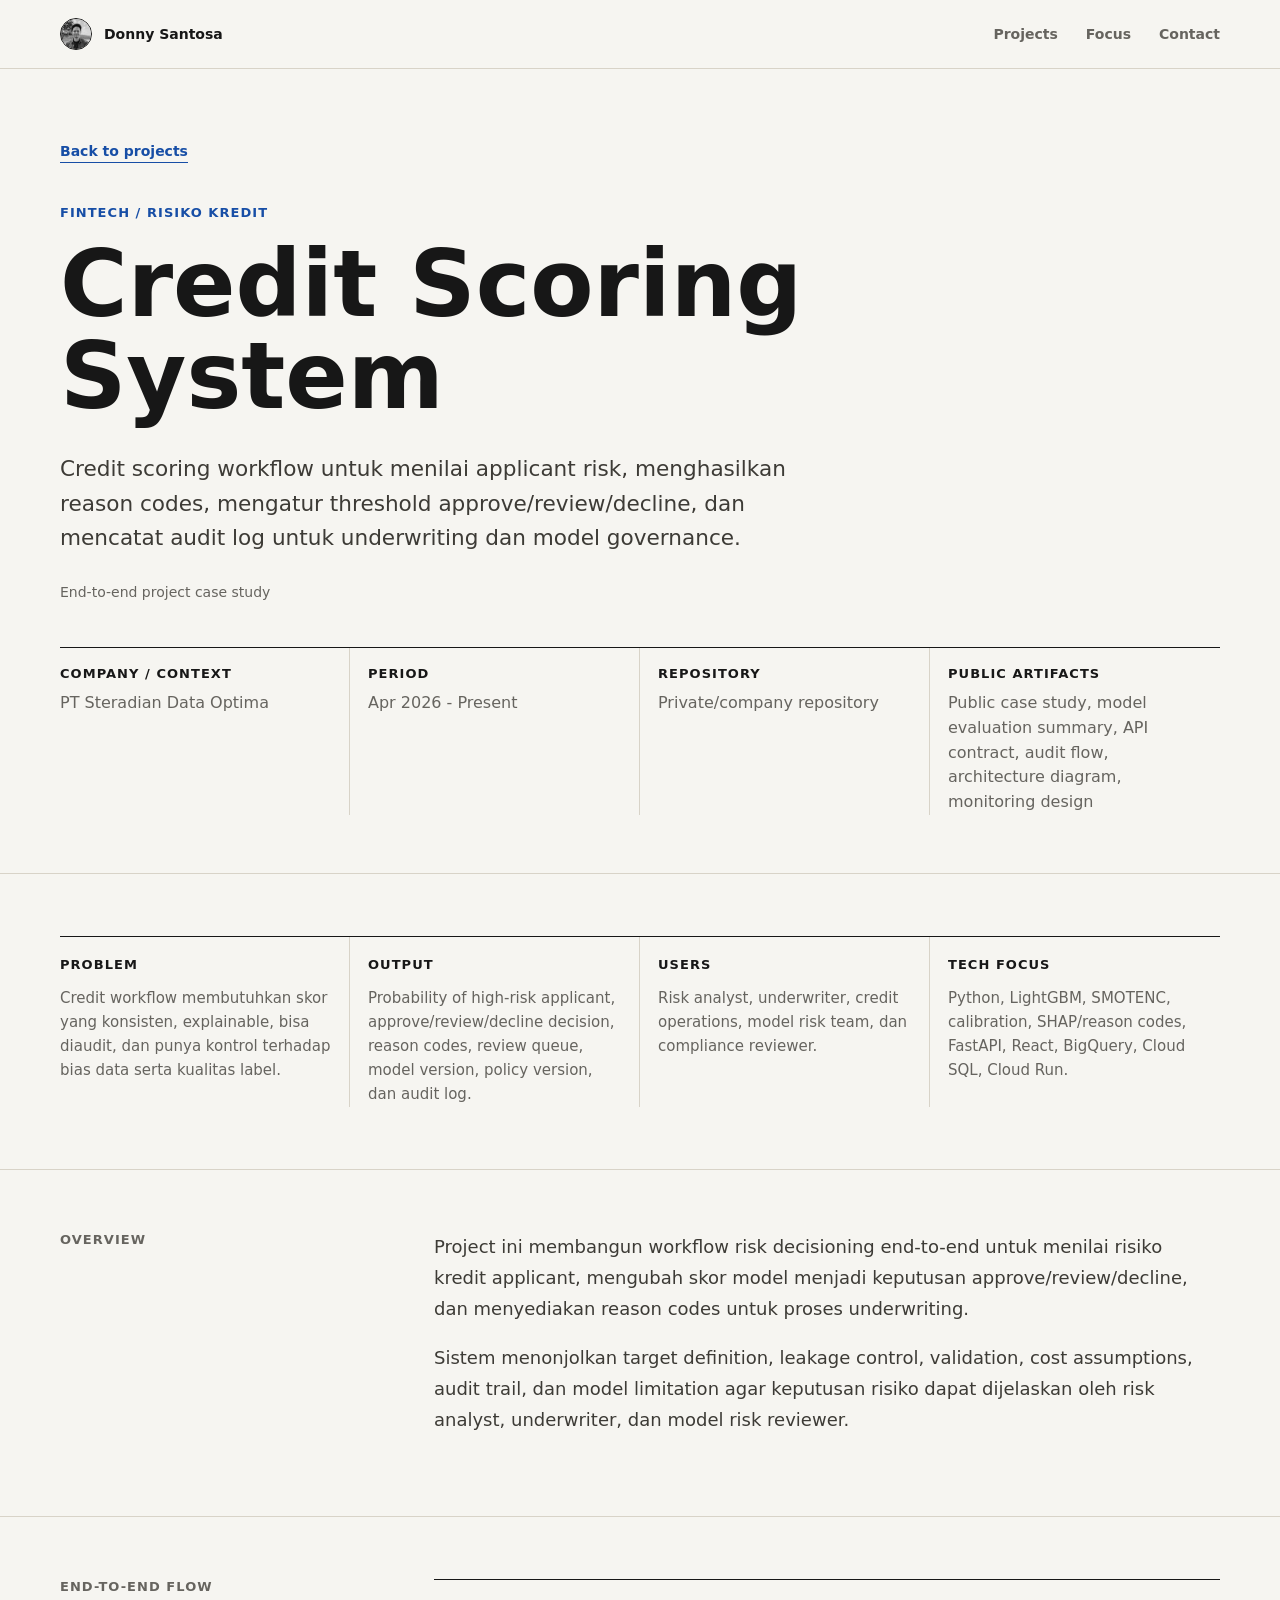
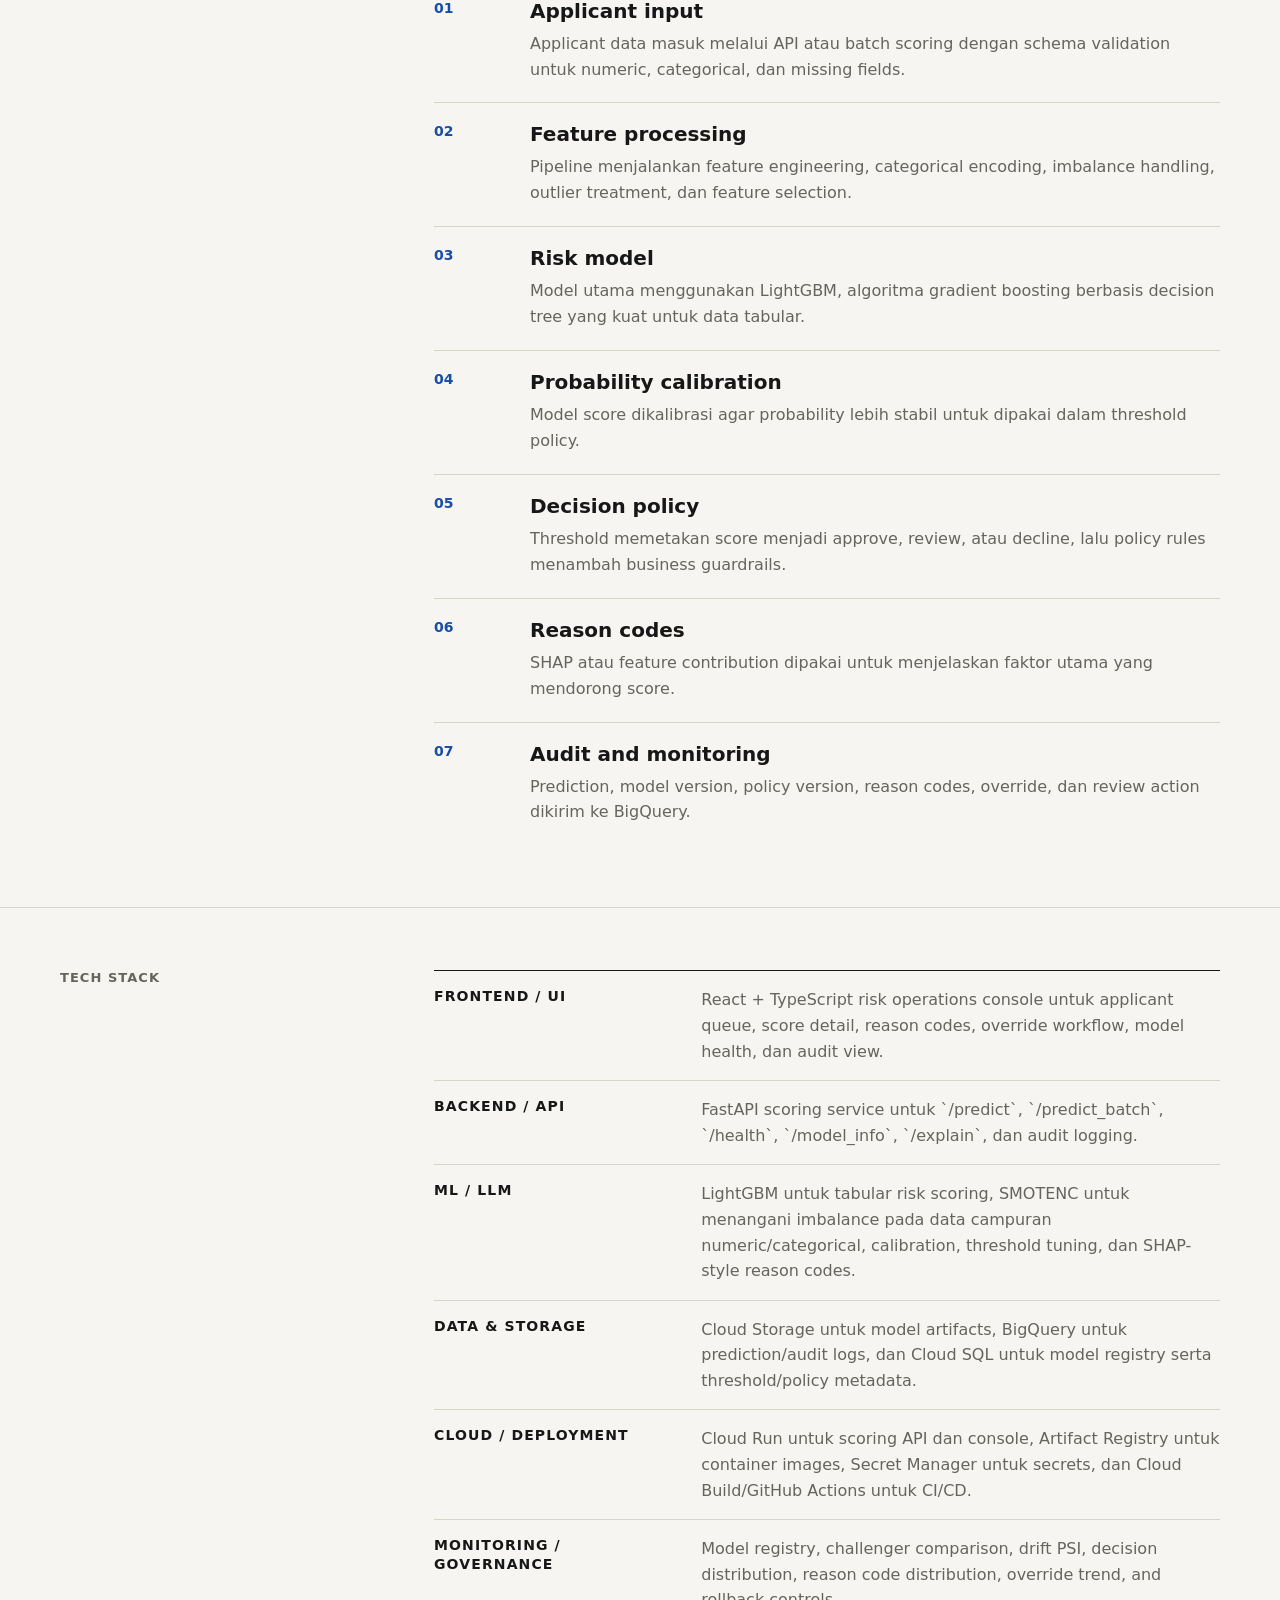
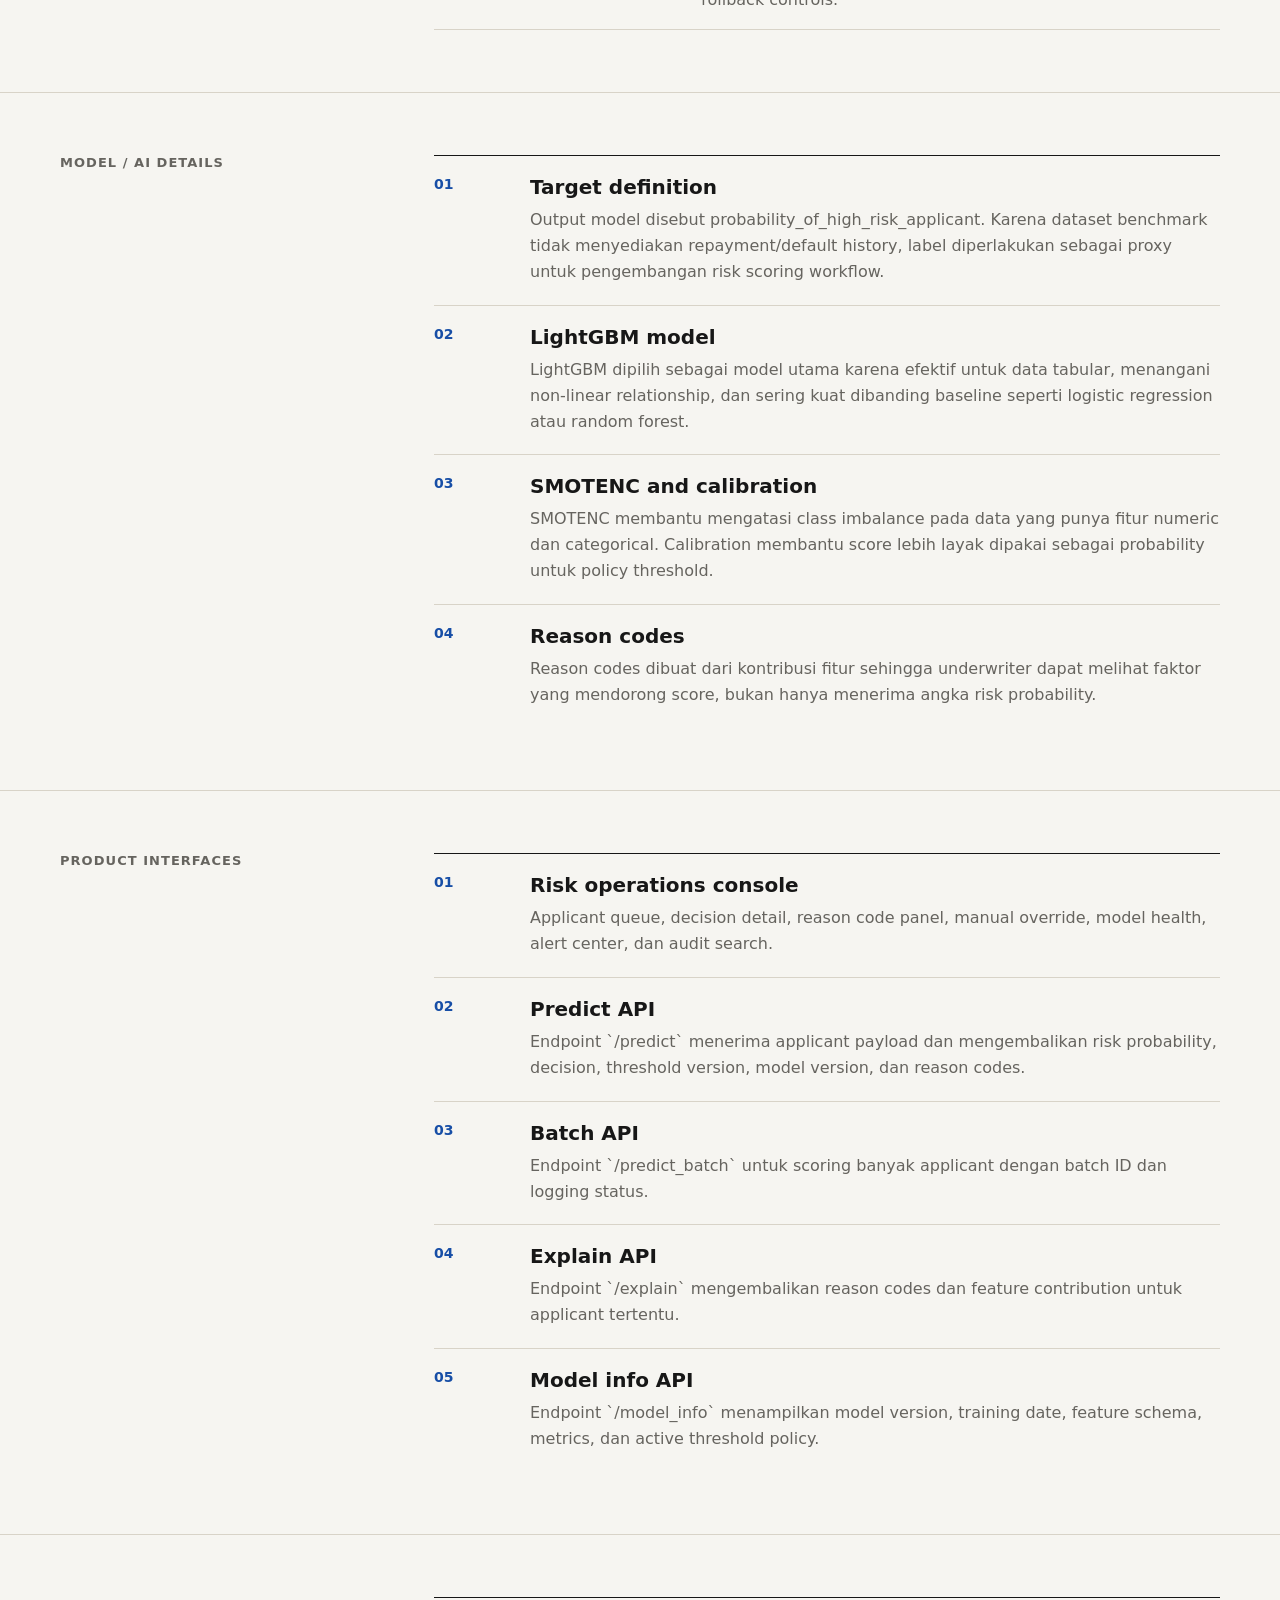
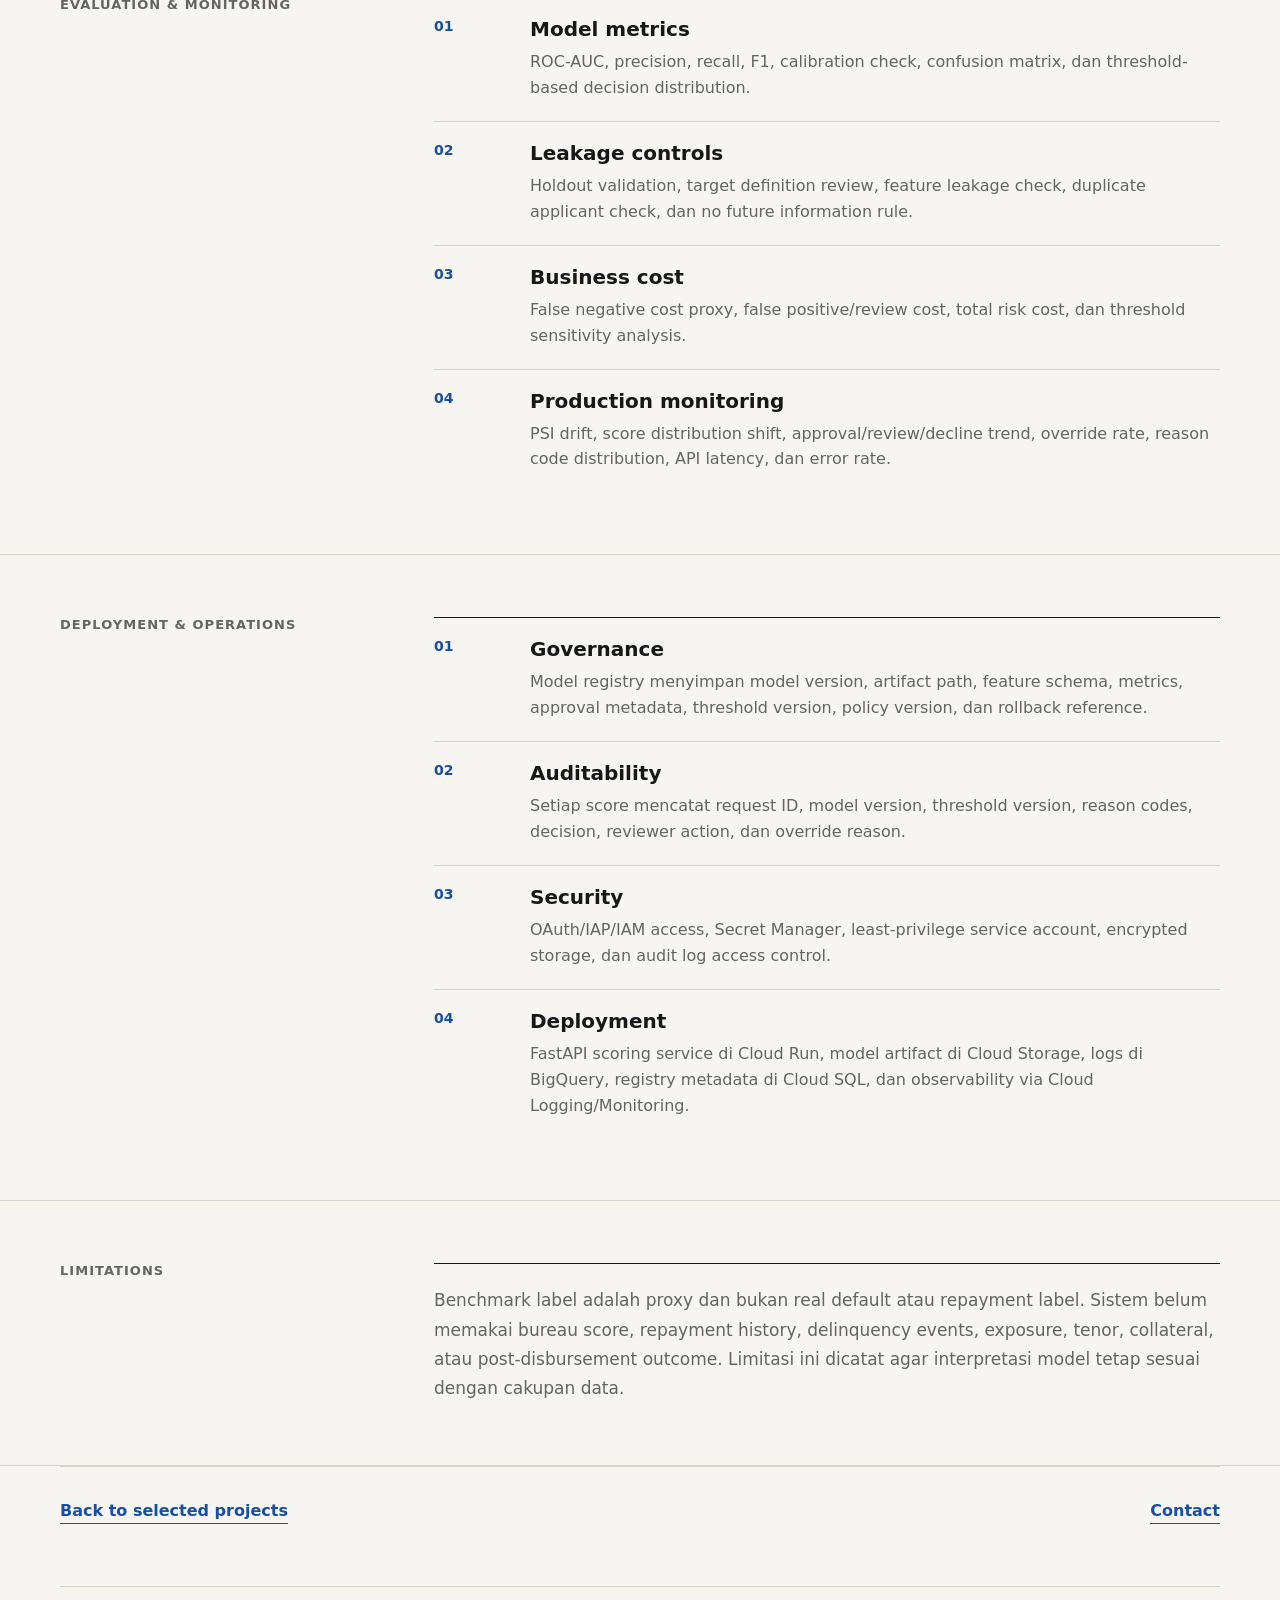
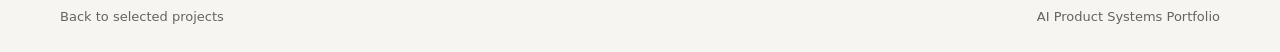
<file: projects/credit-scoring-system.html>
<!doctype html>
<html lang="id">
  <head>
    <meta charset="UTF-8" />
    <meta name="viewport" content="width=device-width, initial-scale=1.0" />
    <title>Credit Scoring System - Donny Santosa</title>
    <link rel="stylesheet" href="../src/styles/base.css" />
    <link rel="stylesheet" href="../src/styles/navigation.css" />
    <link rel="stylesheet" href="../src/styles/project-detail.css" />
  </head>
  <body data-project-key="credit-scoring-system">
    <div id="projectPage"></div>
    <script src="../src/js/project-page-template.js"></script>
    <script>
      document.getElementById("projectPage").innerHTML = window.projectPageTemplate();
    </script>
    <script src="../src/data/project-details.js"></script>
    <script src="../src/js/render-project-detail.js"></script>
  </body>
</html>
</file>
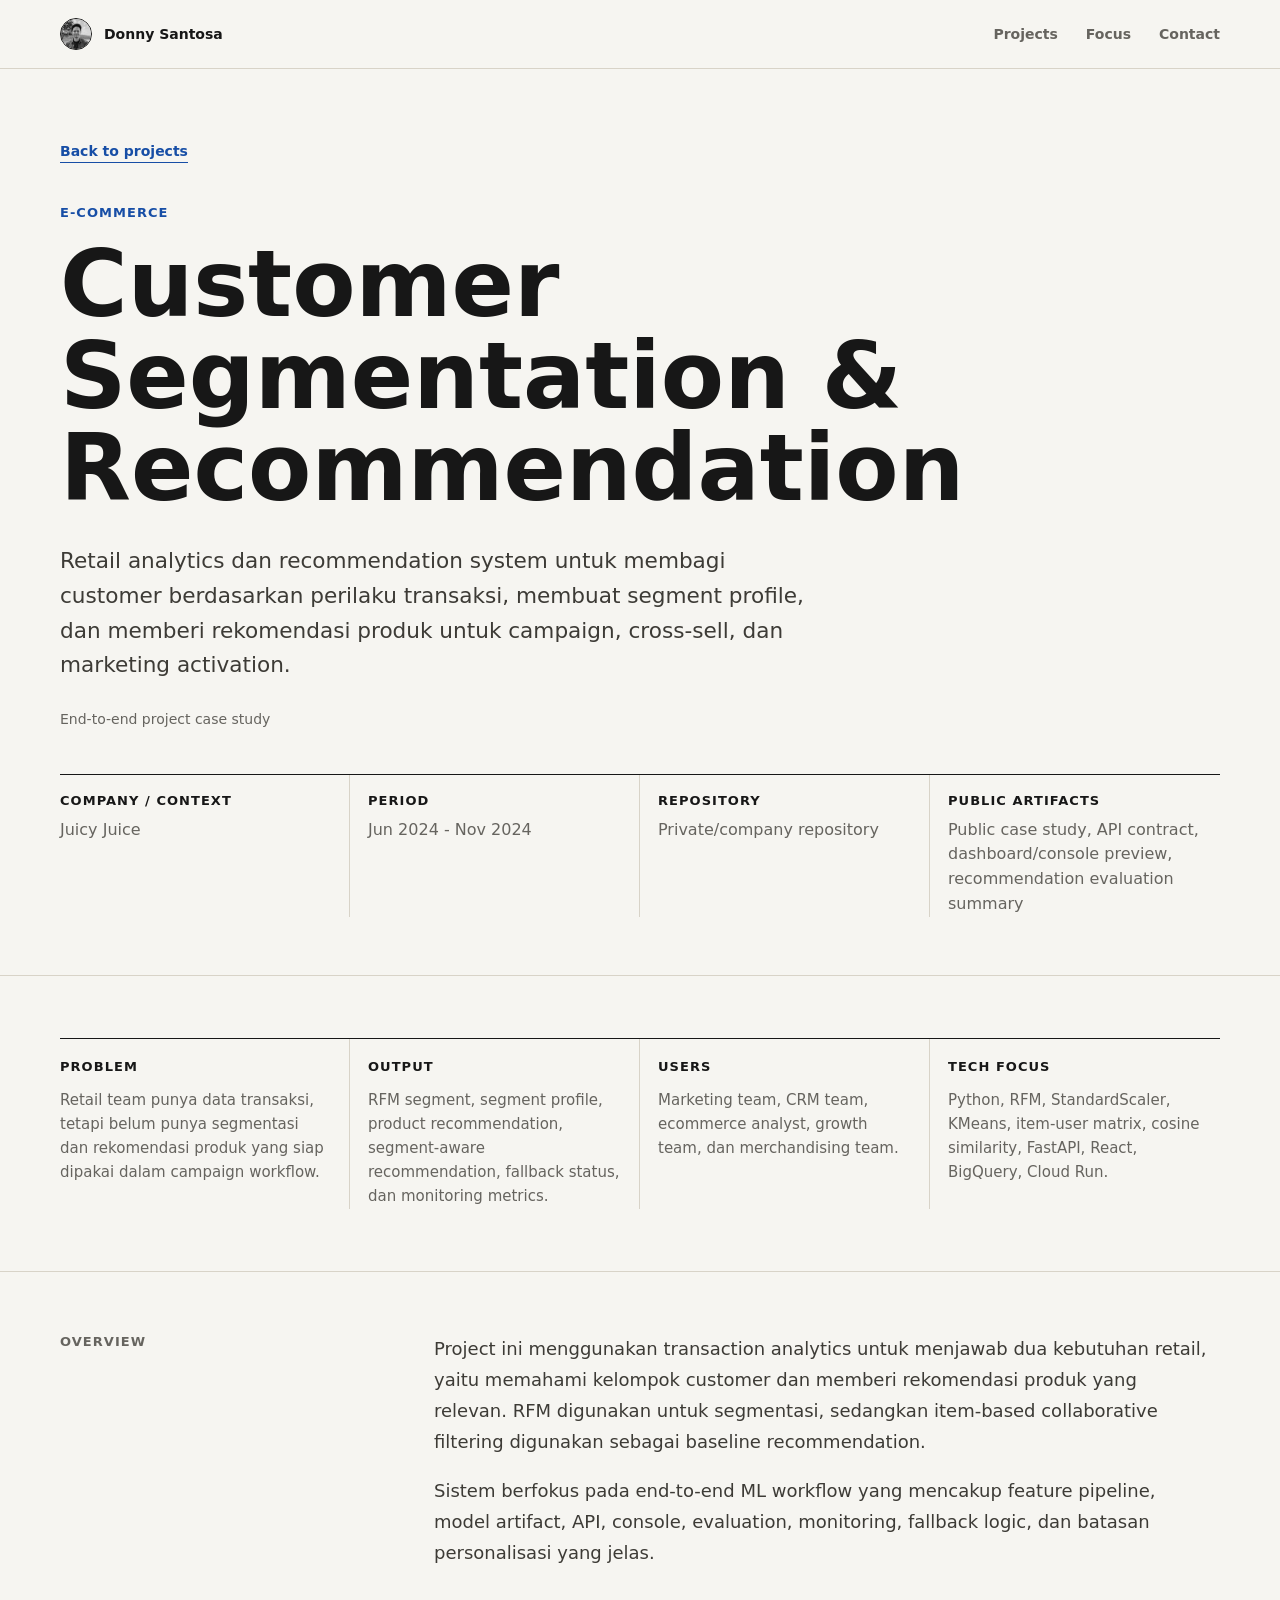
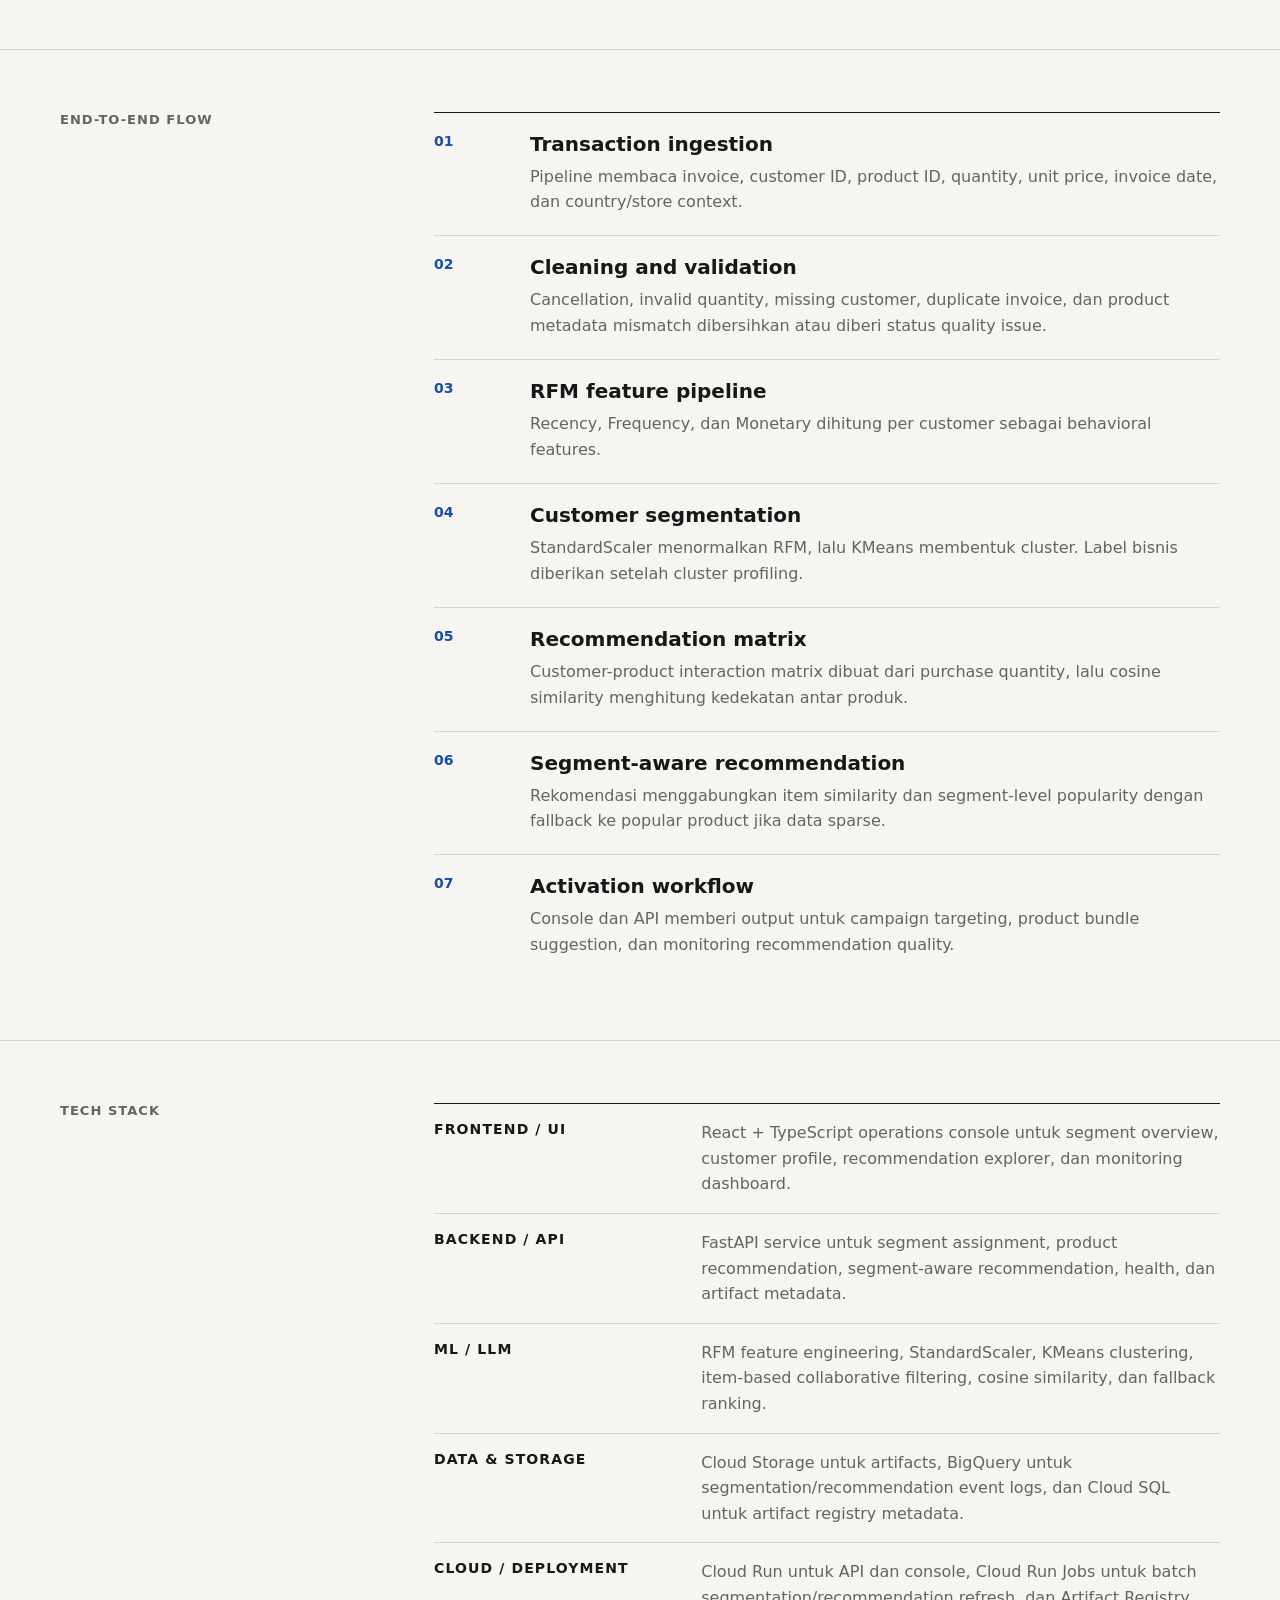
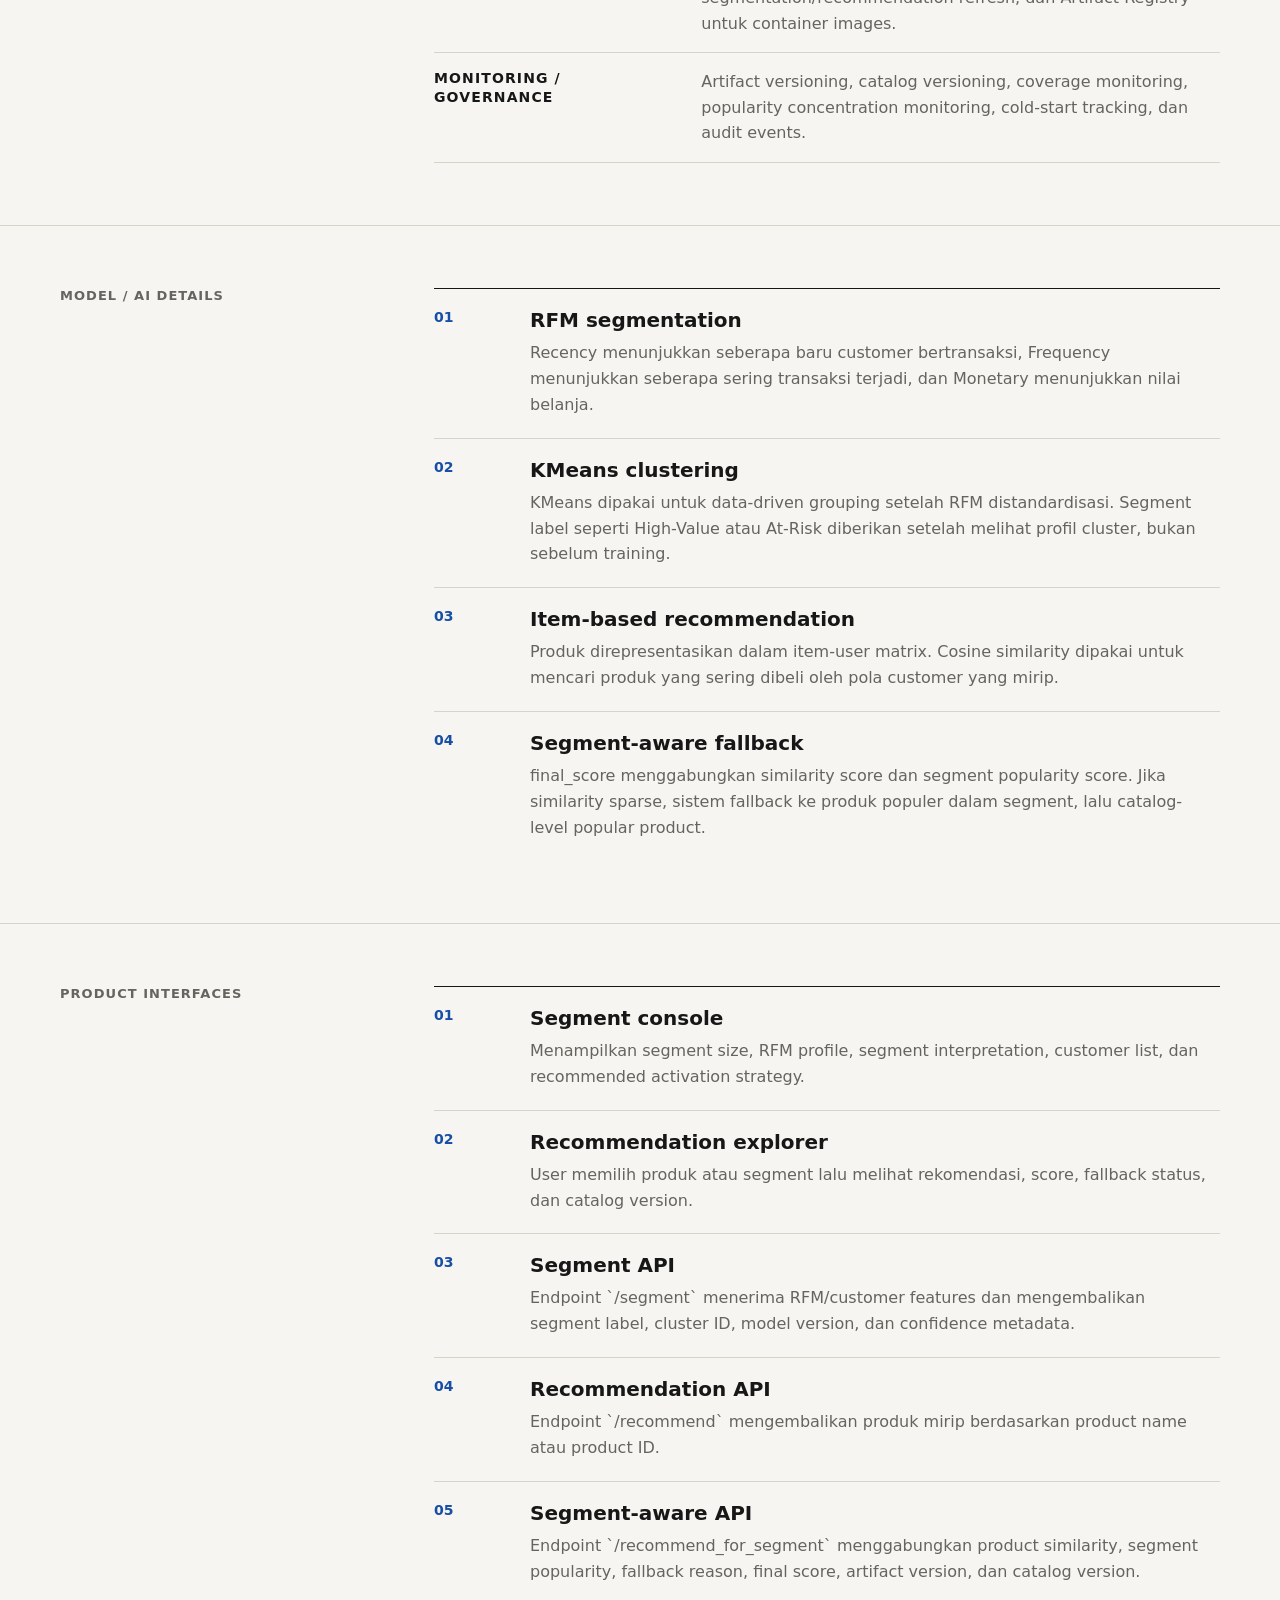
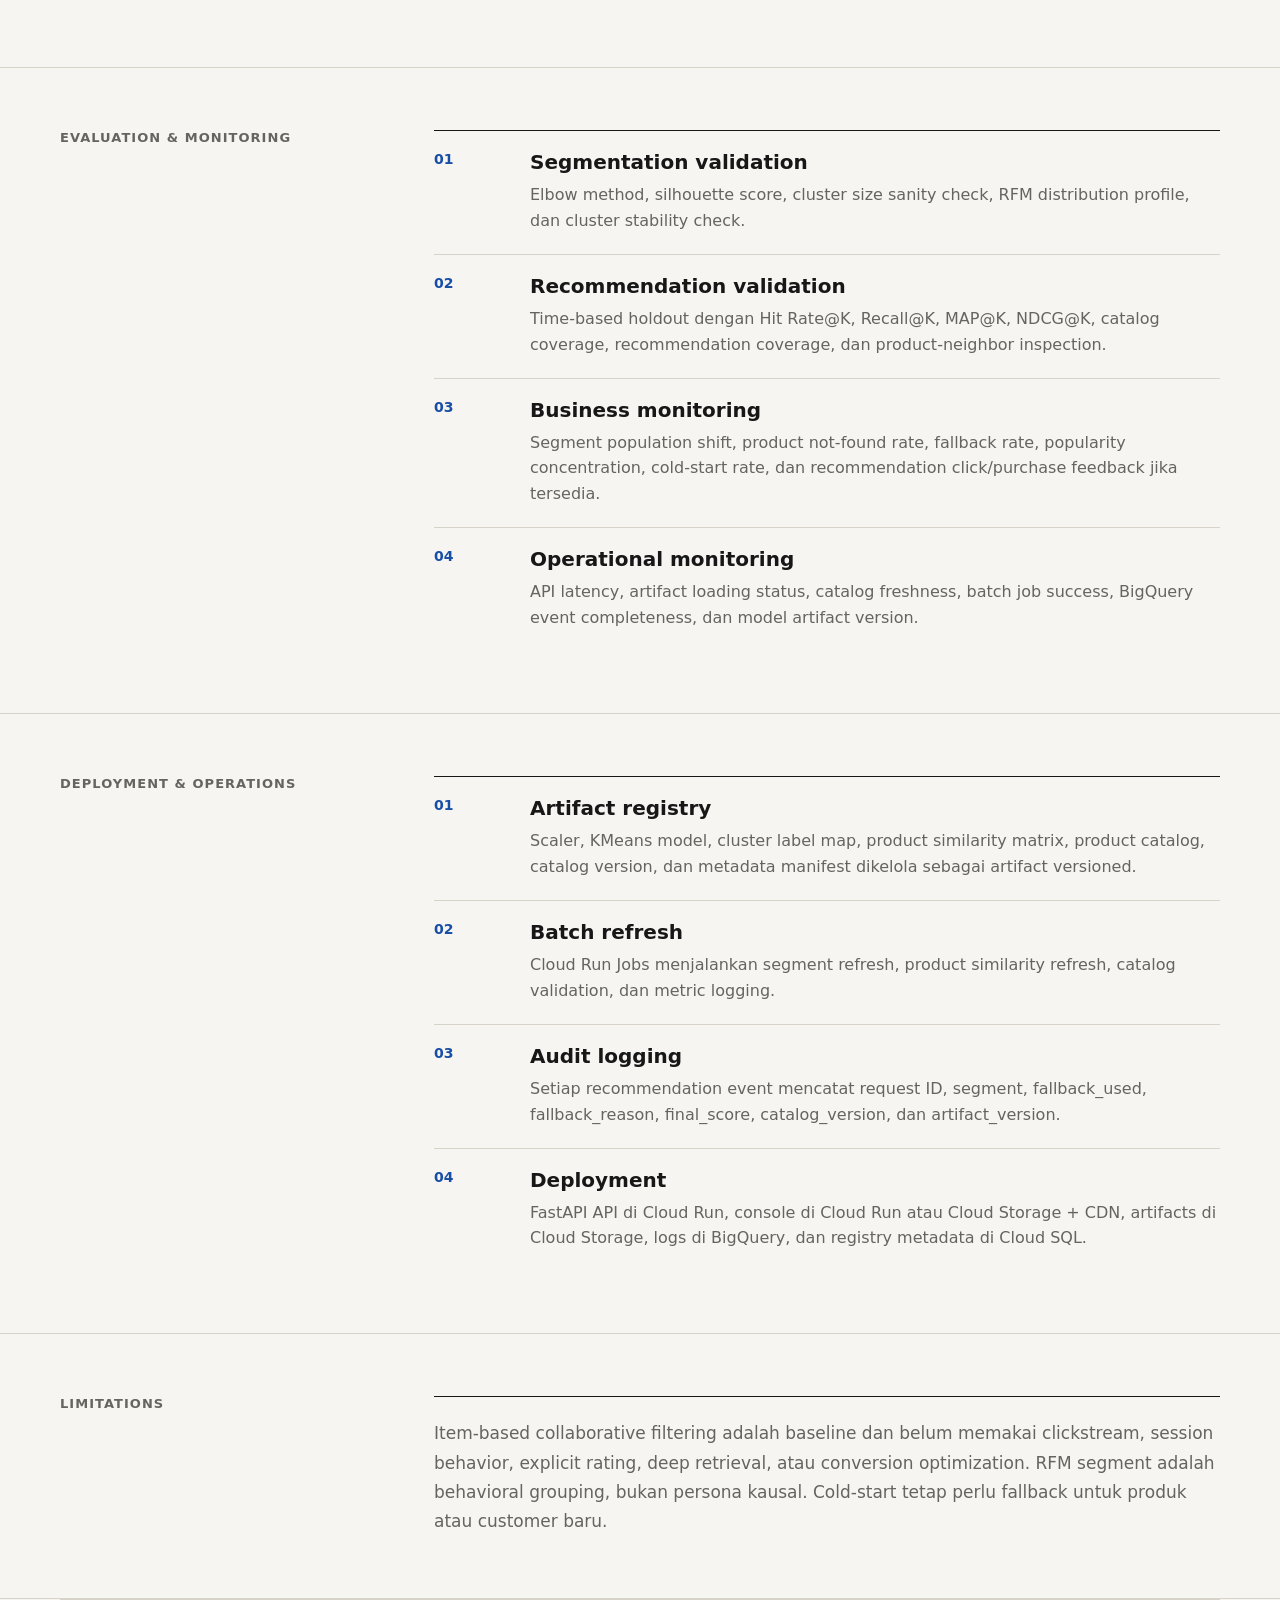
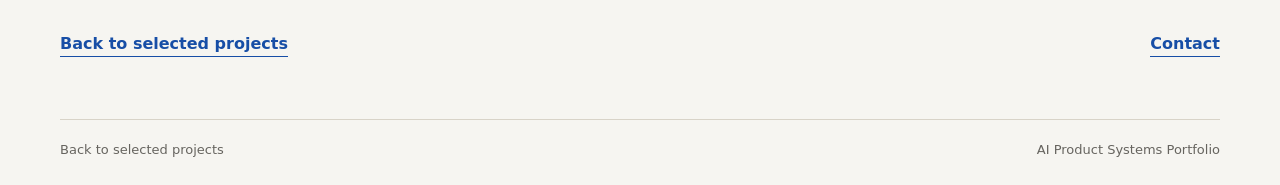
<file: projects/customer-segmentation-recommendation.html>
<!doctype html>
<html lang="id">
  <head>
    <meta charset="UTF-8" />
    <meta name="viewport" content="width=device-width, initial-scale=1.0" />
    <title>Customer Segmentation & Recommendation - Donny Santosa</title>
    <link rel="stylesheet" href="../src/styles/base.css" />
    <link rel="stylesheet" href="../src/styles/navigation.css" />
    <link rel="stylesheet" href="../src/styles/project-detail.css" />
  </head>
  <body data-project-key="customer-segmentation-recommendation">
    <div id="projectPage"></div>
    <script src="../src/js/project-page-template.js"></script>
    <script>
      document.getElementById("projectPage").innerHTML = window.projectPageTemplate();
    </script>
    <script src="../src/data/project-details.js"></script>
    <script src="../src/js/render-project-detail.js"></script>
  </body>
</html>
</file>
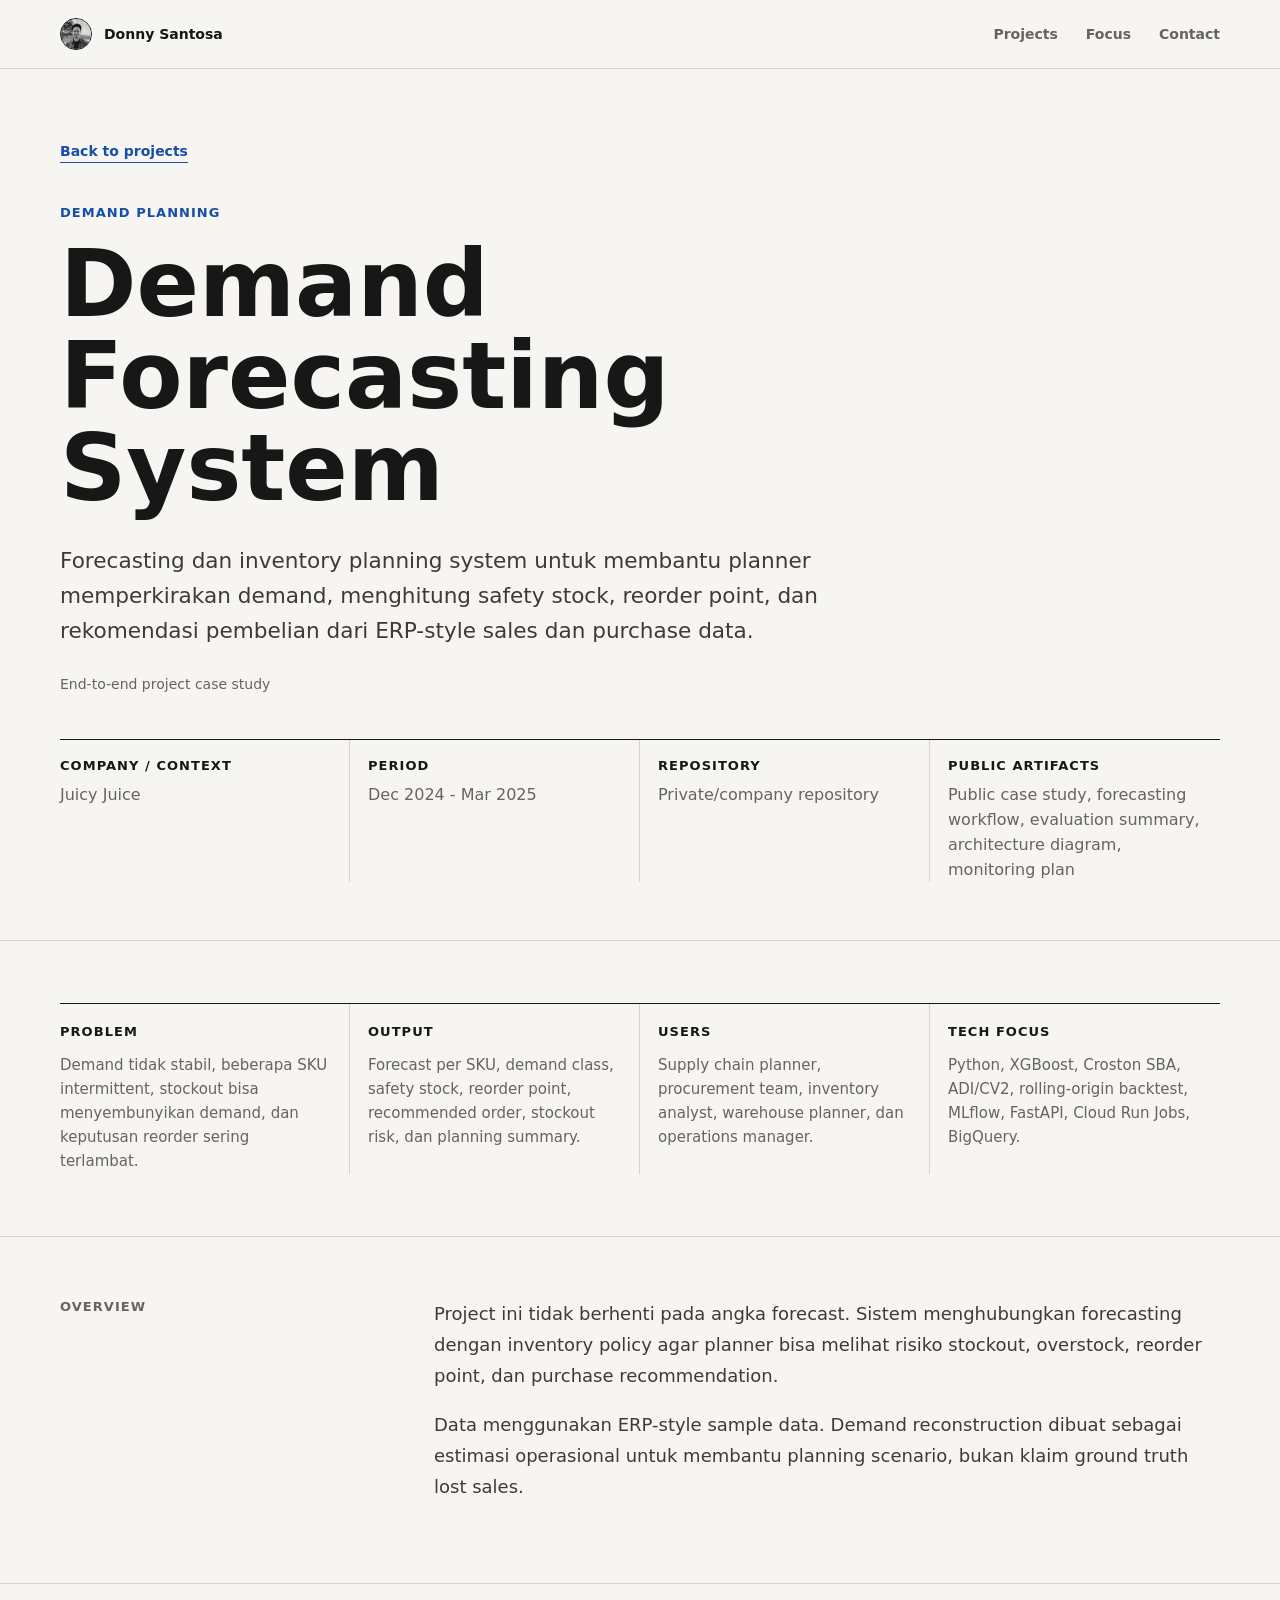
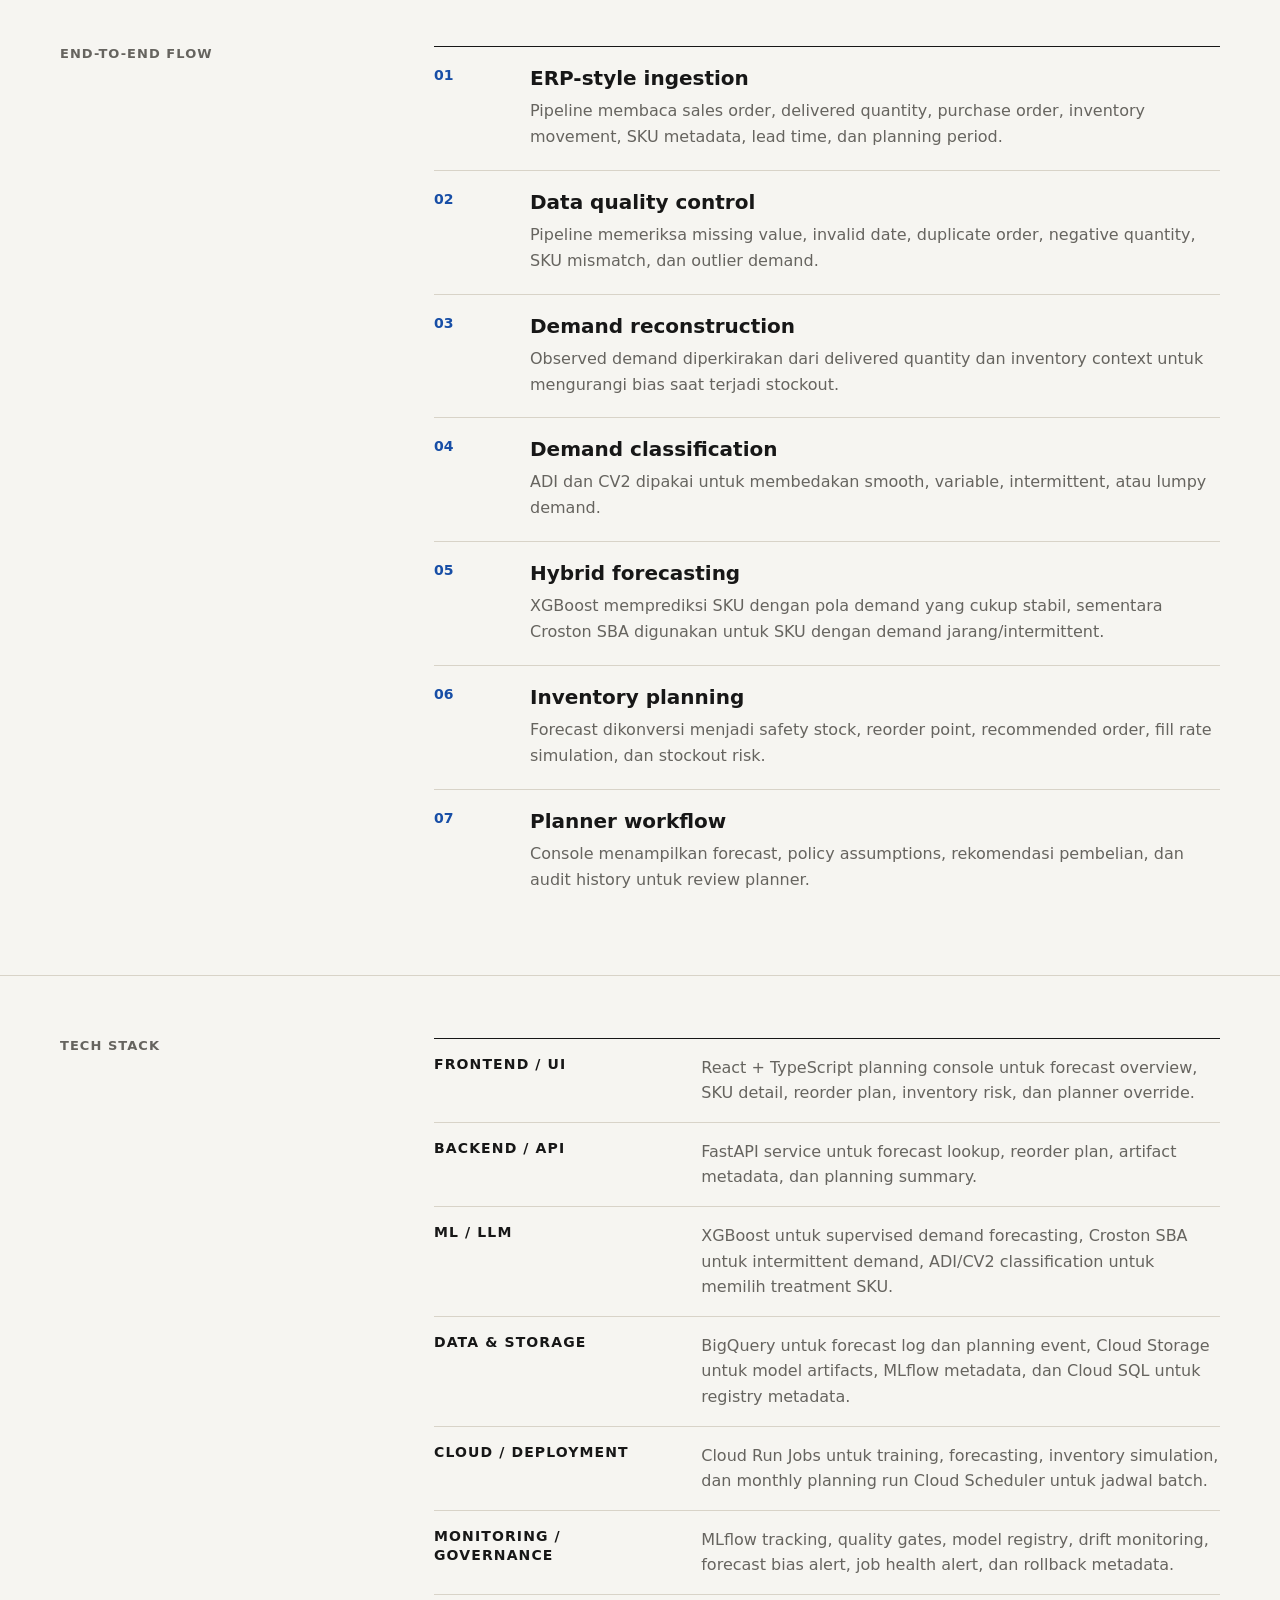
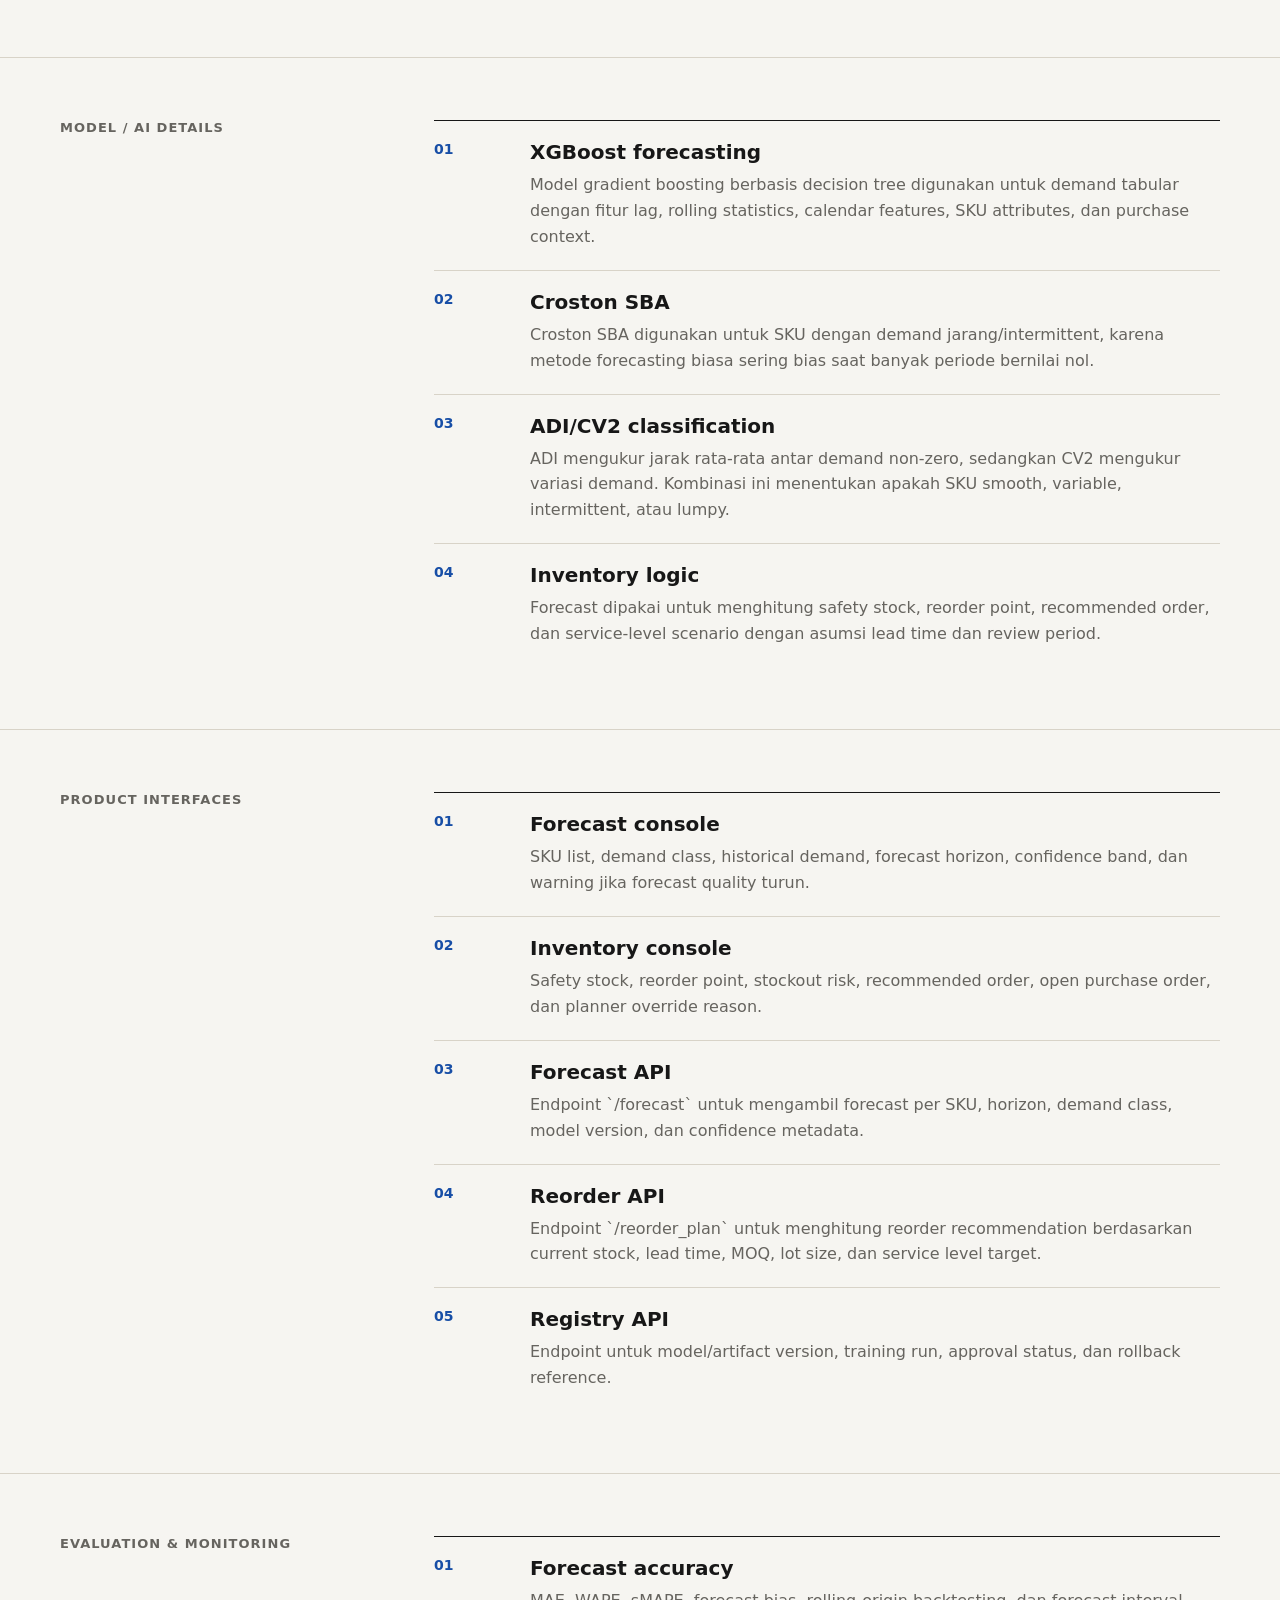
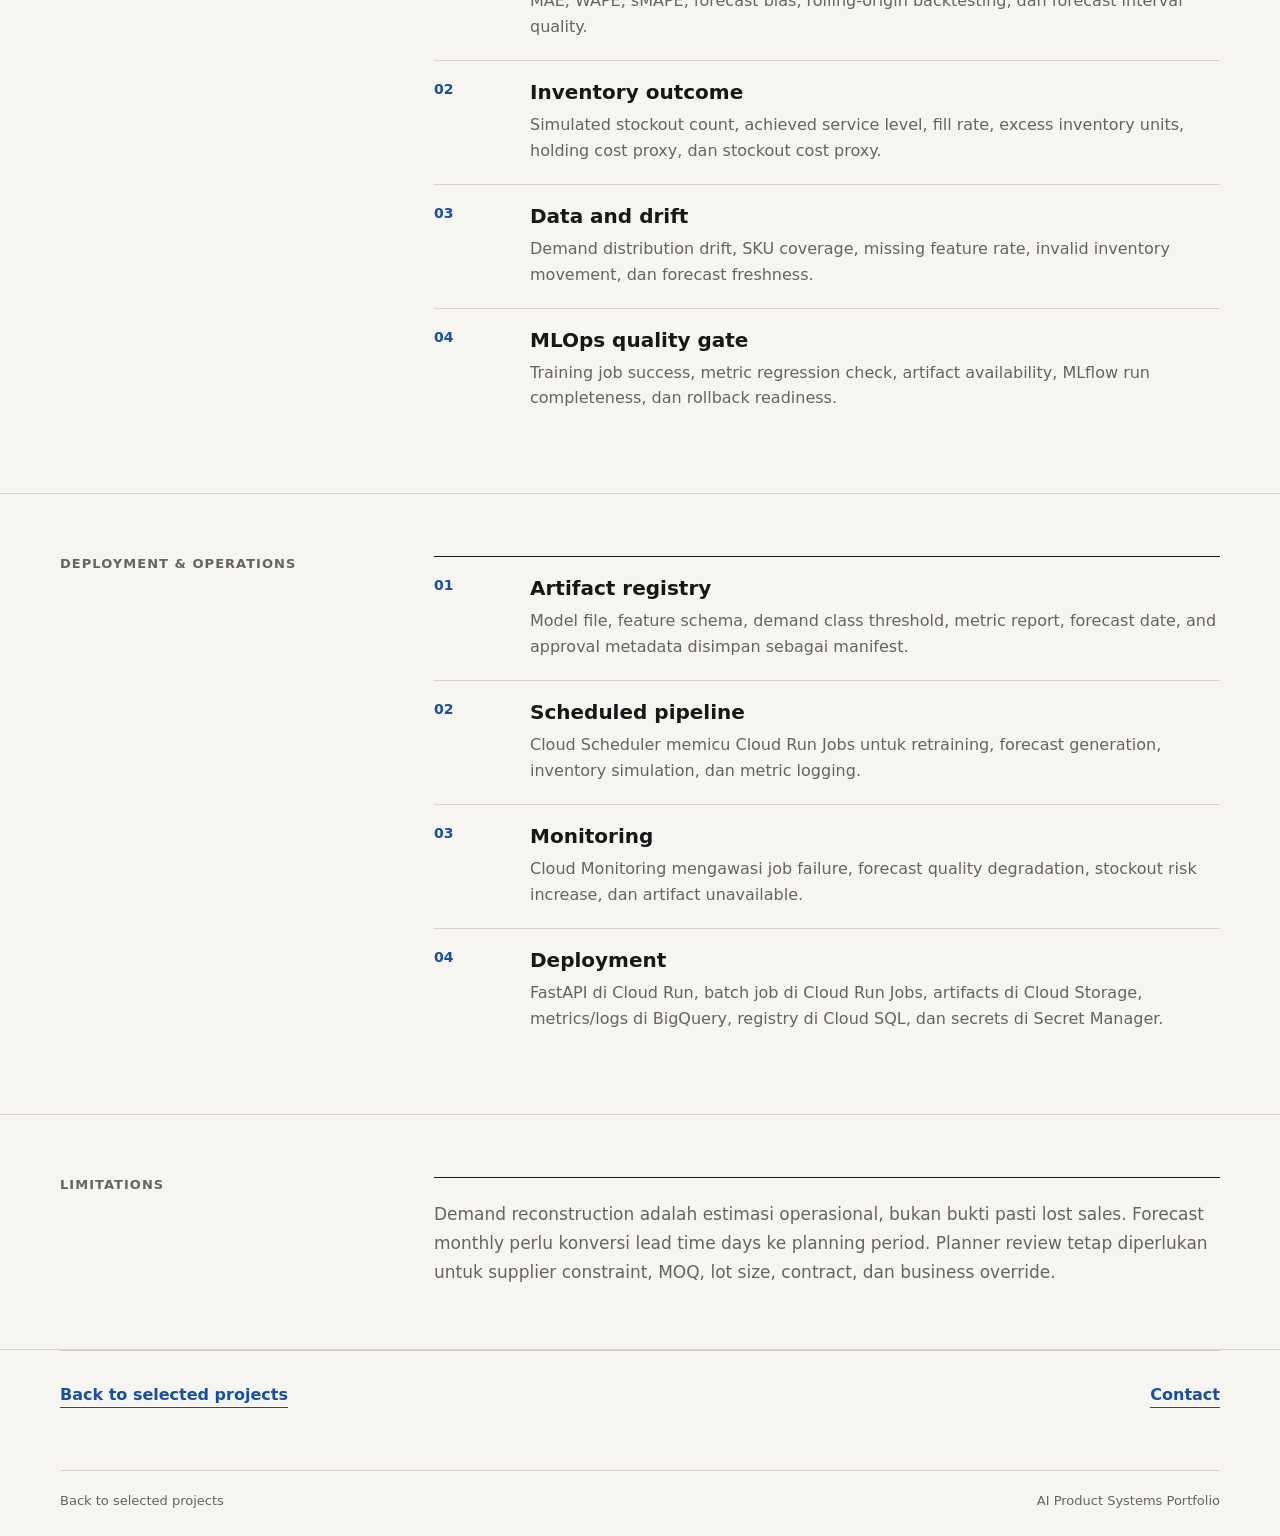
<file: projects/demand-forecasting-system.html>
<!doctype html>
<html lang="id">
  <head>
    <meta charset="UTF-8" />
    <meta name="viewport" content="width=device-width, initial-scale=1.0" />
    <title>Demand Forecasting System - Donny Santosa</title>
    <link rel="stylesheet" href="../src/styles/base.css" />
    <link rel="stylesheet" href="../src/styles/navigation.css" />
    <link rel="stylesheet" href="../src/styles/project-detail.css" />
  </head>
  <body data-project-key="demand-forecasting-system">
    <div id="projectPage"></div>
    <script src="../src/js/project-page-template.js"></script>
    <script>
      document.getElementById("projectPage").innerHTML = window.projectPageTemplate();
    </script>
    <script src="../src/data/project-details.js"></script>
    <script src="../src/js/render-project-detail.js"></script>
  </body>
</html>
</file>
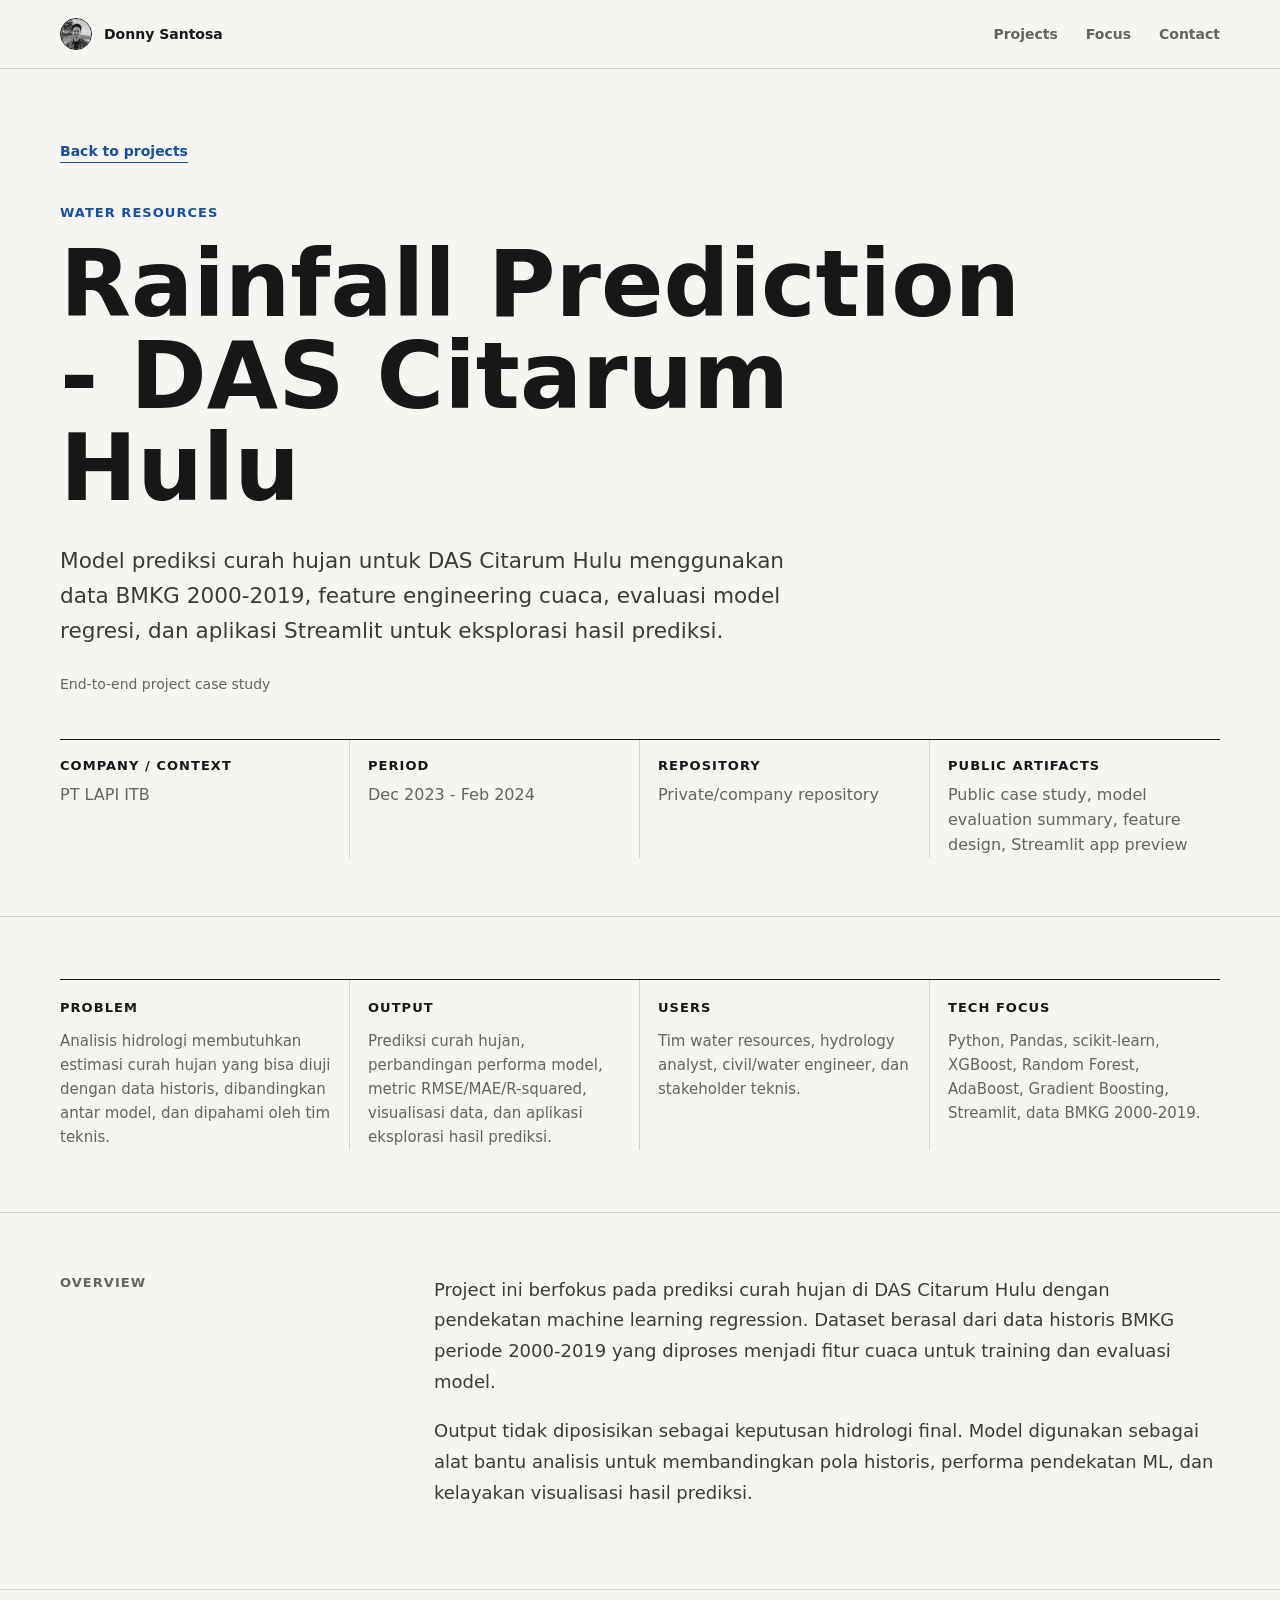
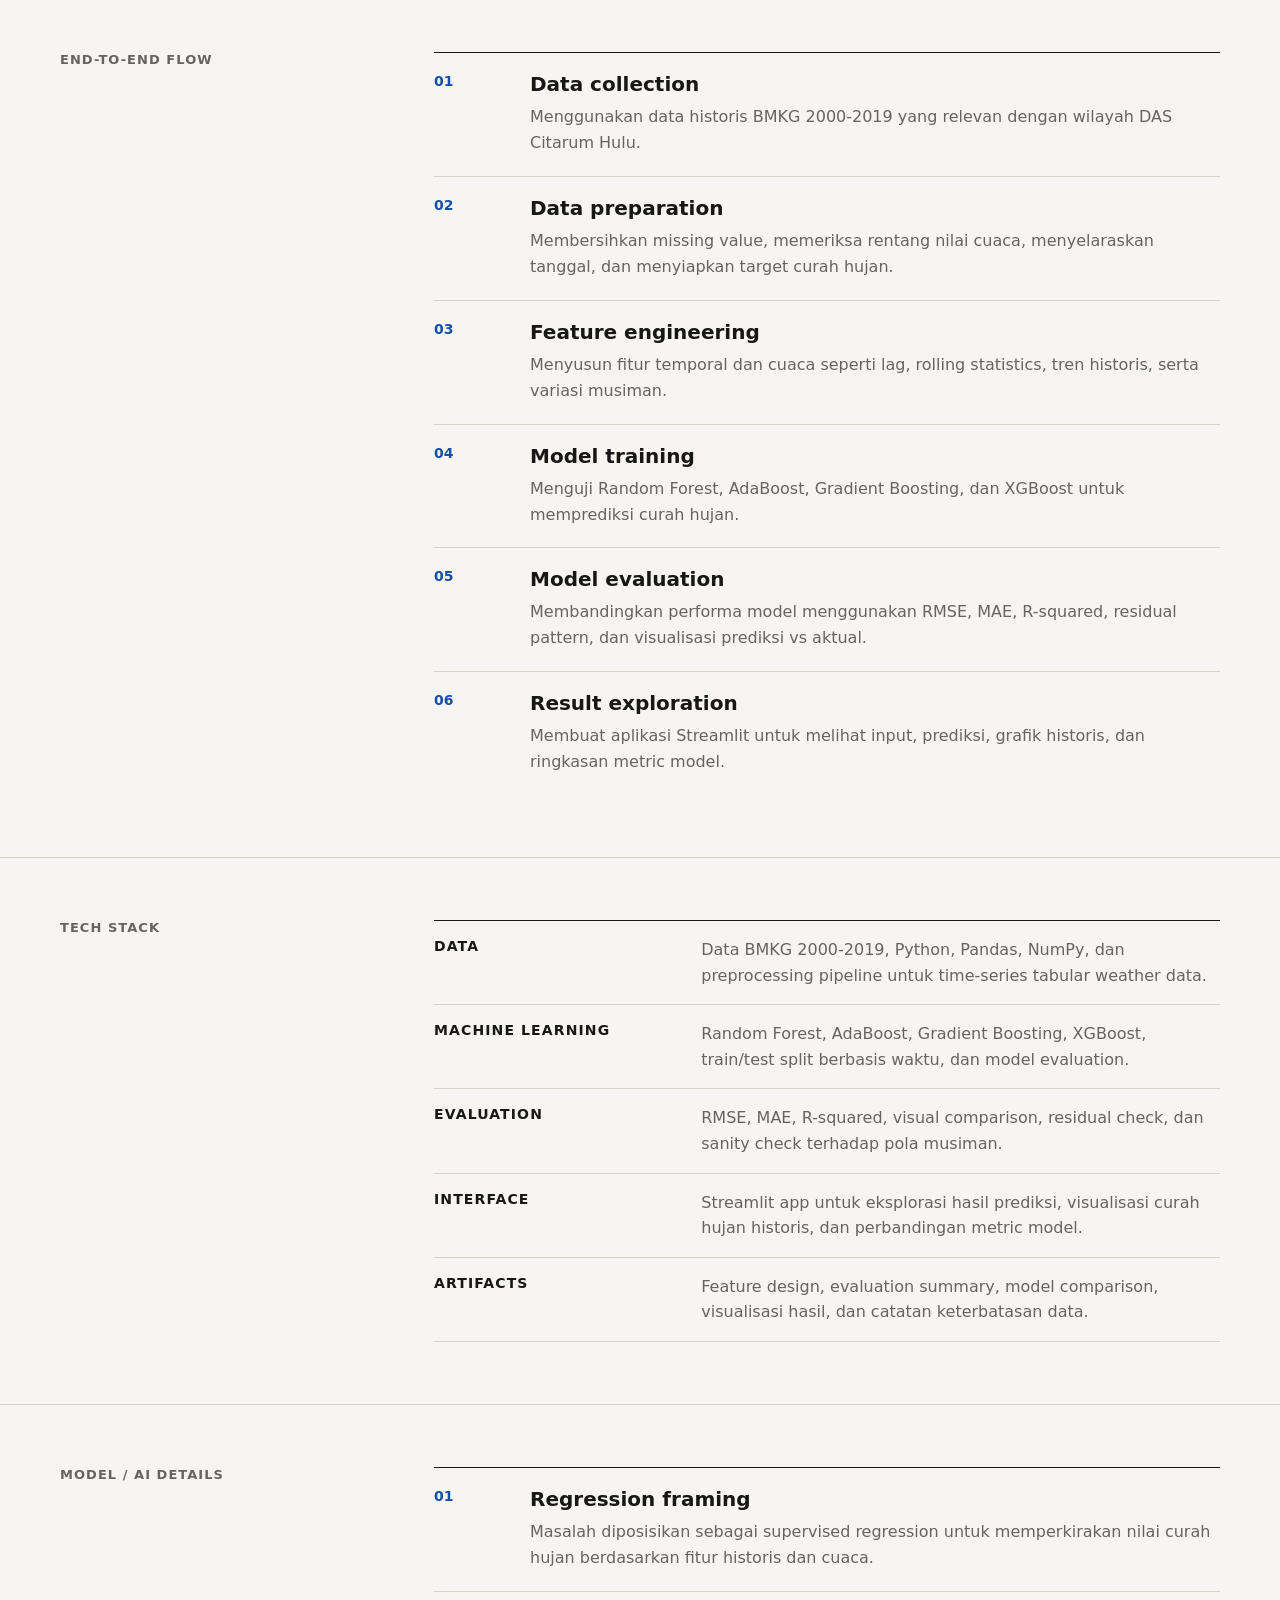
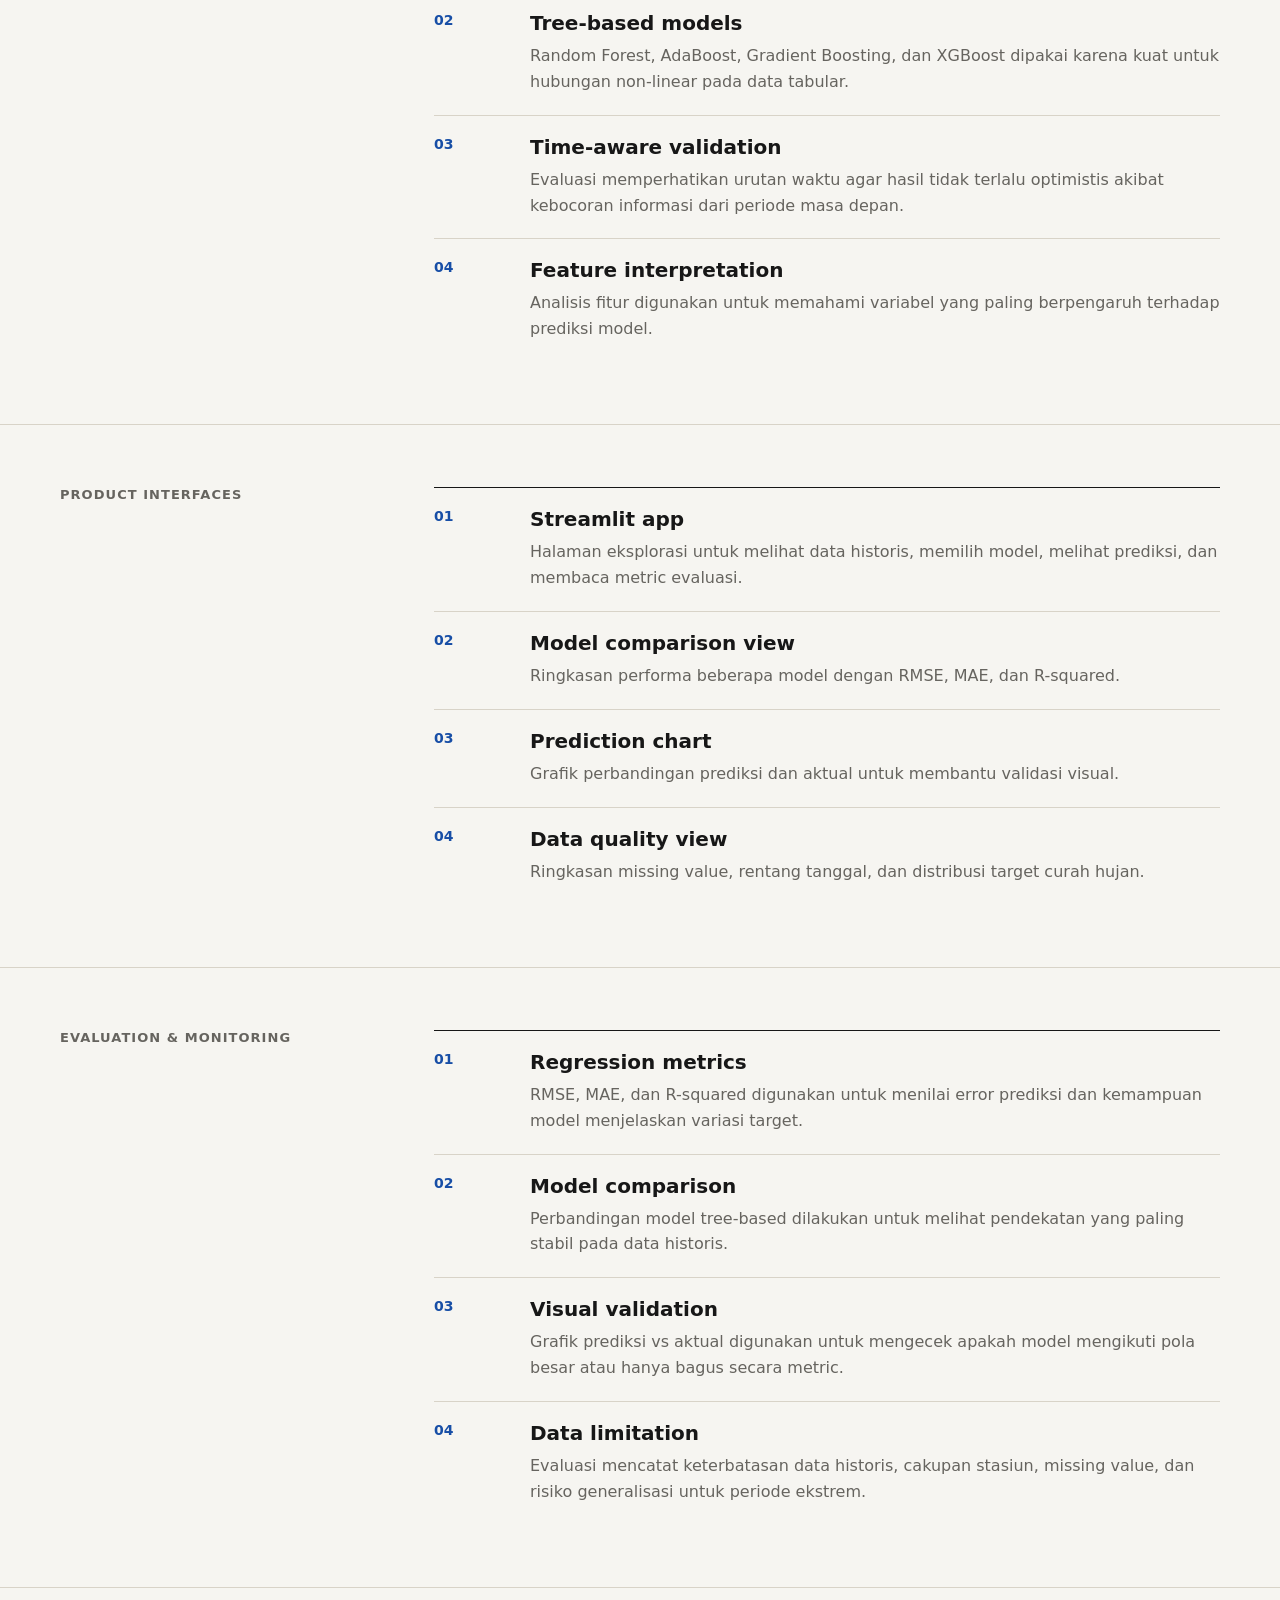
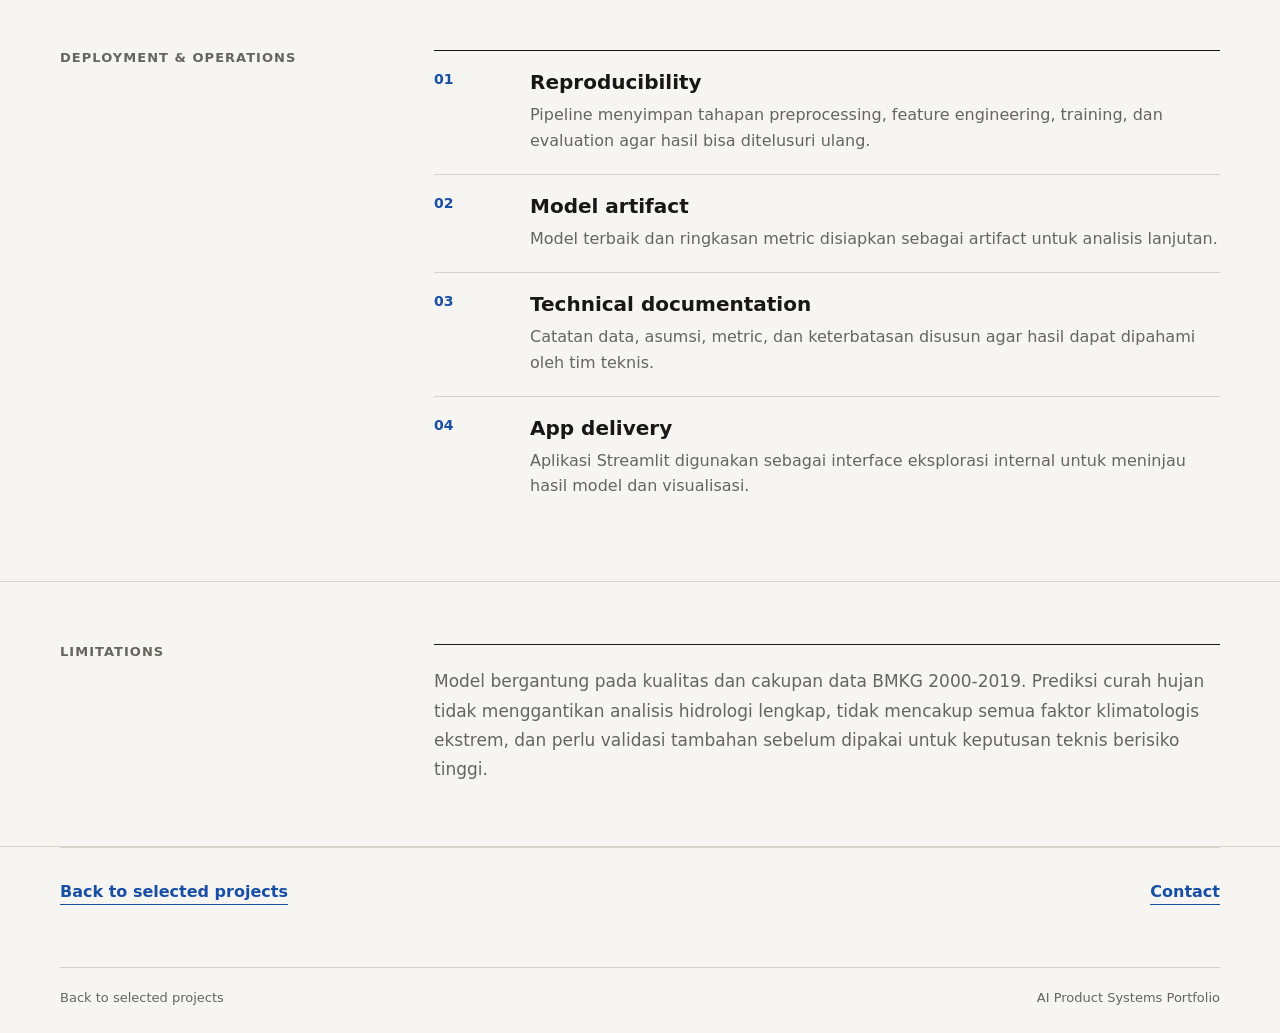
<file: projects/rainfall-prediction-citarum.html>
<!doctype html>
<html lang="id">
  <head>
    <meta charset="UTF-8" />
    <meta name="viewport" content="width=device-width, initial-scale=1.0" />
    <title>Rainfall Prediction - DAS Citarum Hulu - Donny Santosa</title>
    <link rel="stylesheet" href="../src/styles/base.css" />
    <link rel="stylesheet" href="../src/styles/navigation.css" />
    <link rel="stylesheet" href="../src/styles/project-detail.css" />
  </head>
  <body data-project-key="rainfall-prediction-citarum">
    <div id="projectPage"></div>
    <script src="../src/js/project-page-template.js"></script>
    <script>
      document.getElementById("projectPage").innerHTML = window.projectPageTemplate();
    </script>
    <script src="../src/data/project-details.js"></script>
    <script src="../src/js/render-project-detail.js"></script>
  </body>
</html>
</file>
<file: src/styles/base.css>
:root {
  --bg: #f6f5f1;
  --paper: #fbfaf7;
  --ink: #171717;
  --muted: #66645f;
  --soft: #e8e5dc;
  --line: #d8d3c8;
  --accent: #174ea6;
  --accent-soft: #e8eef8;
  --max: 1160px;
}

* {
  box-sizing: border-box;
}

html {
  scroll-behavior: smooth;
}

body {
  margin: 0;
  color: var(--ink);
  background: var(--bg);
  font-family: Inter, ui-sans-serif, system-ui, -apple-system, BlinkMacSystemFont, "Segoe UI", sans-serif;
  letter-spacing: 0;
}

a {
  color: inherit;
  text-decoration: none;
}

button {
  font: inherit;
  color: inherit;
}

.container {
  width: min(var(--max), calc(100% - 48px));
  margin: 0 auto;
}

footer {
  padding: 28px 0;
  color: var(--muted);
  font-size: 13px;
}

.footer-inner {
  display: flex;
  justify-content: space-between;
  gap: 18px;
  border-top: 1px solid var(--line);
  padding-top: 22px;
}
</file>
<file: src/styles/navigation.css>
.nav {
  position: sticky;
  top: 0;
  z-index: 20;
  background: rgba(246, 245, 241, 0.88);
  border-bottom: 1px solid var(--line);
  backdrop-filter: blur(14px);
}

.nav-inner {
  min-height: 68px;
  display: flex;
  align-items: center;
  justify-content: space-between;
  gap: 24px;
  font-size: 14px;
}

.brand {
  display: inline-flex;
  align-items: center;
  gap: 12px;
  font-weight: 760;
}

.brand-mark {
  width: 32px;
  height: 32px;
  display: grid;
  place-items: center;
  border: 1px solid var(--ink);
  border-radius: 50%;
  font-size: 12px;
  font-weight: 820;
}

.brand-photo {
  display: block;
  object-fit: cover;
  object-position: center;
  filter: grayscale(100%);
}

.nav-links {
  display: flex;
  align-items: center;
  gap: 28px;
  color: var(--muted);
  font-weight: 620;
}

.nav-links a:hover {
  color: var(--ink);
}
</file>
<file: src/styles/hero.css>
.hero {
  padding: 92px 0 76px;
  border-bottom: 1px solid var(--line);
}

.hero-grid {
  display: grid;
  grid-template-columns: minmax(0, 1fr) minmax(300px, 380px);
  gap: 64px;
  align-items: end;
}

.eyebrow {
  margin: 0 0 22px;
  color: var(--accent);
  font-size: 13px;
  font-weight: 760;
  letter-spacing: 0.08em;
  text-transform: uppercase;
}

h1 {
  max-width: 860px;
  margin: 0;
  font-size: clamp(3rem, 5.6vw, 5.8rem);
  line-height: 1.05;
  letter-spacing: 0;
  font-weight: 780;
}

.hero-copy {
  max-width: 730px;
  margin: 30px 0 0;
  color: #3d3b36;
  font-size: clamp(1.1rem, 2vw, 1.45rem);
  line-height: 1.55;
}

.hero-links {
  display: flex;
  flex-wrap: wrap;
  gap: 18px;
  margin-top: 34px;
  color: var(--accent);
  font-weight: 720;
}

.hero-links a {
  border-bottom: 1px solid currentColor;
  padding-bottom: 3px;
}

.hero-media {
  display: grid;
  gap: 18px;
}

.hero-portrait {
  margin: 0;
}

.hero-photo {
  width: 100%;
  aspect-ratio: 4 / 5;
  display: block;
  object-fit: cover;
  object-position: center top;
  border: 1px solid var(--line);
  filter: grayscale(100%);
}

.hero-portrait figcaption {
  margin-top: 8px;
  color: #6d6960;
  font-size: 15px;
  font-weight: 760;
  line-height: 1.35;
  text-align: center;
}

.profile-note {
  padding-top: 16px;
  border-top: 1px solid var(--line);
  color: var(--muted);
  font-size: 14px;
  line-height: 1.65;
}

.profile-note strong {
  display: block;
  margin-bottom: 12px;
  color: var(--ink);
  font-size: 16px;
}
</file>
<file: src/styles/sections.css>
.section {
  padding: 76px 0;
  border-bottom: 1px solid var(--line);
}

.section-head {
  display: grid;
  grid-template-columns: 320px minmax(0, 1fr);
  gap: 54px;
  align-items: start;
  margin-bottom: 34px;
}

.section-kicker {
  color: var(--muted);
  font-size: 13px;
  font-weight: 760;
  letter-spacing: 0.08em;
  text-transform: uppercase;
}

h2 {
  margin: 0;
  max-width: 720px;
  font-size: clamp(2rem, 4.2vw, 4.3rem);
  line-height: 0.98;
  letter-spacing: 0;
  font-weight: 760;
}

.section-desc {
  max-width: 640px;
  margin: 16px 0 0;
  color: var(--muted);
  font-size: 17px;
  line-height: 1.65;
}

.experience-item {
  display: grid;
  grid-template-columns: 320px minmax(0, 1fr);
  gap: 54px;
  padding-top: 28px;
  border-top: 1px solid var(--ink);
}

.experience-item + .experience-item {
  margin-top: 30px;
}

.experience-item h3 {
  margin: 0;
  font-size: clamp(1.2rem, 2vw, 1.7rem);
  line-height: 1.15;
  letter-spacing: 0;
}

.experience-item p {
  margin: 12px 0 0;
  color: var(--muted);
  font-weight: 680;
}

.experience-item ul {
  margin: 0;
  padding-left: 20px;
  color: #3d3b36;
  font-size: 17px;
  line-height: 1.65;
}

.experience-item li + li {
  margin-top: 10px;
}
</file>
<file: src/styles/projects.css>
.project-list {
  border-top: 1px solid var(--ink);
}

.project-row {
  width: 100%;
  display: grid;
  grid-template-columns: 56px minmax(340px, 1.25fr) 180px 210px 102px;
  gap: 18px;
  align-items: center;
  padding: 25px 0;
  border: 0;
  border-bottom: 1px solid var(--line);
  background: transparent;
  text-align: left;
  cursor: pointer;
}

.project-row:hover .project-title {
  color: var(--accent);
}

.project-row:hover .project-action {
  transform: translateX(4px);
}

.project-index {
  color: var(--muted);
  font-size: 14px;
  font-weight: 720;
}

.project-title-wrap {
  display: grid;
  gap: 8px;
}

.project-title {
  font-size: clamp(1.45rem, 2.5vw, 2.4rem);
  line-height: 1;
  letter-spacing: 0;
  font-weight: 740;
  transition: color 160ms ease;
}

.project-meta {
  color: var(--muted);
  font-size: 13px;
  font-weight: 680;
  line-height: 1.35;
}

.project-domain {
  color: #3d3b36;
  font-size: 14px;
  font-weight: 720;
}

.project-tags {
  color: var(--muted);
  font-size: 14px;
  line-height: 1.45;
}

.project-action {
  justify-self: end;
  display: inline-flex;
  align-items: center;
  gap: 8px;
  color: var(--accent);
  font-size: 14px;
  font-weight: 720;
  white-space: nowrap;
  transition: transform 160ms ease;
}
</file>
<file: src/styles/method.css>
.method-grid {
  display: grid;
  grid-template-columns: repeat(4, minmax(0, 1fr));
  border-top: 1px solid var(--ink);
}

.method-item {
  min-height: 220px;
  padding: 24px 22px 10px 0;
  border-right: 1px solid var(--line);
}

.method-item + .method-item {
  padding-left: 22px;
}

.method-item:last-child {
  border-right: 0;
}

.method-number {
  display: block;
  margin-bottom: 42px;
  color: var(--accent);
  font-size: 13px;
  font-weight: 820;
}

.method-item h3 {
  margin: 0 0 12px;
  font-size: 22px;
  line-height: 1.08;
  letter-spacing: 0;
}

.method-item p {
  margin: 0;
  color: var(--muted);
  font-size: 14px;
  line-height: 1.6;
}
</file>
<file: src/styles/focus.css>
.focus-layout {
  display: grid;
  grid-template-columns: 320px minmax(0, 1fr);
  gap: 54px;
  align-items: start;
}

.focus-copy {
  color: var(--muted);
  font-size: 18px;
  line-height: 1.7;
}

.focus-table {
  border-top: 1px solid var(--ink);
}

.focus-row {
  display: grid;
  grid-template-columns: 240px minmax(0, 1fr);
  gap: 28px;
  padding: 19px 0;
  border-bottom: 1px solid var(--line);
}

.focus-row strong {
  font-size: 16px;
}

.focus-row span {
  color: var(--muted);
  line-height: 1.55;
}
</file>
<file: src/styles/contact.css>
.contact {
  padding: 74px 0 54px;
}

.contact-grid {
  display: grid;
  grid-template-columns: minmax(0, 1fr) 360px;
  gap: 54px;
  align-items: end;
}

.contact h2 {
  max-width: 760px;
}

.contact-links {
  display: grid;
  border-top: 1px solid var(--ink);
}

.contact-links a {
  display: flex;
  align-items: center;
  justify-content: space-between;
  gap: 18px;
  padding: 17px 0;
  border-bottom: 1px solid var(--line);
  color: var(--accent);
  font-weight: 720;
}

.link-action {
  color: #6d6960;
  font-size: 12px;
  font-weight: 760;
  letter-spacing: 0.08em;
  text-transform: uppercase;
}

.contact-links a:hover .link-action {
  color: var(--accent);
}
</file>
<file: src/styles/responsive.css>
@media (max-width: 920px) {
  .hero-grid,
  .section-head,
  .experience-item,
  .focus-layout,
  .contact-grid {
    grid-template-columns: 1fr;
    gap: 30px;
  }

  .project-row {
    grid-template-columns: 42px minmax(0, 1fr);
    gap: 16px;
  }

  .project-domain,
  .project-tags,
  .project-action {
    grid-column: 2 / -1;
  }

  .project-action {
    justify-self: start;
  }

  .method-grid {
    grid-template-columns: 1fr;
  }

  .method-item,
  .method-item + .method-item {
    padding-left: 0;
    border-right: 0;
    border-bottom: 1px solid var(--line);
  }

  .method-item:last-child {
    border-bottom: 0;
  }
}

@media (max-width: 640px) {
  .container {
    width: min(100% - 28px, var(--max));
  }

  .nav-links {
    display: none;
  }

  .hero {
    padding: 58px 0 54px;
  }

  h1 {
    font-size: 3.5rem;
    line-height: 1.02;
  }

  .section {
    padding: 54px 0;
  }

  .focus-row {
    grid-template-columns: 1fr;
    gap: 8px;
  }

  .footer-inner {
    flex-direction: column;
  }
}
</file>
<file: src/styles/project-detail.css>
.detail-hero {
  padding: 72px 0 58px;
  border-bottom: 1px solid var(--line);
}

.back-link {
  display: inline-flex;
  margin-bottom: 42px;
  color: var(--accent);
  font-size: 14px;
  font-weight: 720;
  border-bottom: 1px solid currentColor;
  padding-bottom: 3px;
}

.detail-kicker {
  margin: 0 0 18px;
  color: var(--accent);
  font-size: 13px;
  font-weight: 780;
  letter-spacing: 0.08em;
  text-transform: uppercase;
}

.detail-title {
  max-width: 980px;
  margin: 0;
  font-size: clamp(3.2rem, 7.2vw, 7rem);
  line-height: 1;
  letter-spacing: 0;
  font-weight: 780;
}

.detail-summary {
  max-width: 760px;
  margin: 30px 0 0;
  color: #3d3b36;
  font-size: clamp(1.08rem, 2vw, 1.35rem);
  line-height: 1.6;
}

.detail-meta {
  display: grid;
  grid-template-columns: repeat(4, minmax(0, 1fr));
  margin-top: 46px;
  border-top: 1px solid var(--ink);
}

.detail-meta div {
  min-height: 112px;
  padding: 18px 18px 0 0;
  border-right: 1px solid var(--line);
}

.detail-meta div + div {
  padding-left: 18px;
}

.detail-meta div:last-child {
  border-right: 0;
}

.detail-meta strong {
  display: block;
  margin-bottom: 10px;
  font-size: 13px;
  letter-spacing: 0.08em;
  text-transform: uppercase;
}

.detail-meta span {
  color: var(--muted);
  line-height: 1.55;
}

.detail-status {
  display: inline-flex;
  margin-top: 28px;
  color: var(--muted);
  font-size: 14px;
}

.case-section {
  padding: 62px 0;
  border-bottom: 1px solid var(--line);
}

.case-grid {
  display: grid;
  grid-template-columns: 320px minmax(0, 1fr);
  gap: 54px;
}

.case-label {
  color: var(--muted);
  font-size: 13px;
  font-weight: 760;
  letter-spacing: 0.08em;
  text-transform: uppercase;
}

.case-body {
  max-width: 780px;
  color: #3d3b36;
  font-size: 18px;
  line-height: 1.72;
}

.case-body p {
  margin: 0 0 18px;
}

.case-list {
  margin: 0;
  padding-left: 20px;
  color: var(--muted);
}

.case-list li {
  margin-bottom: 10px;
}

.snapshot-grid {
  display: grid;
  grid-template-columns: repeat(4, minmax(0, 1fr));
  border-top: 1px solid var(--ink);
}

.snapshot-item {
  min-height: 170px;
  padding: 20px 18px 0 0;
  border-right: 1px solid var(--line);
}

.snapshot-item + .snapshot-item {
  padding-left: 18px;
}

.snapshot-item:last-child {
  border-right: 0;
}

.snapshot-item strong {
  display: block;
  margin-bottom: 14px;
  font-size: 13px;
  letter-spacing: 0.08em;
  text-transform: uppercase;
}

.snapshot-item span {
  color: var(--muted);
  font-size: 15px;
  line-height: 1.6;
}

.workflow-list,
.architecture-list {
  display: grid;
  border-top: 1px solid var(--ink);
}

.workflow-step,
.architecture-item {
  display: grid;
  grid-template-columns: 72px minmax(0, 1fr);
  gap: 24px;
  padding: 20px 0;
  border-bottom: 1px solid var(--line);
}

.workflow-step:last-child,
.architecture-item:last-child {
  border-bottom: 0;
}

.workflow-step b,
.architecture-item b {
  color: var(--accent);
  font-size: 14px;
}

.workflow-step strong,
.architecture-item strong {
  display: block;
  margin-bottom: 8px;
  font-size: 20px;
  line-height: 1.15;
  letter-spacing: 0;
}

.workflow-step p,
.architecture-item p {
  margin: 0;
  color: var(--muted);
  font-size: 16px;
  line-height: 1.62;
}

.detail-table,
.metric-table {
  width: 100%;
  border-collapse: collapse;
  border-top: 1px solid var(--ink);
}

.detail-table th,
.detail-table td,
.metric-table th,
.metric-table td {
  padding: 16px 0;
  border-bottom: 1px solid var(--line);
  text-align: left;
  vertical-align: top;
}

.detail-table th,
.metric-table th {
  width: 34%;
  padding-right: 26px;
  font-size: 14px;
  line-height: 1.35;
  letter-spacing: 0.08em;
  text-transform: uppercase;
}

.detail-table td,
.metric-table td {
  color: var(--muted);
  line-height: 1.6;
}

.limitation-block {
  padding: 22px 0 0;
  border-top: 1px solid var(--ink);
  color: var(--muted);
  font-size: 17px;
  line-height: 1.72;
}

.next-project-nav {
  display: flex;
  justify-content: space-between;
  gap: 24px;
  padding: 34px 0;
  border-top: 1px solid var(--line);
}

.next-project-nav a {
  color: var(--accent);
  font-weight: 720;
  border-bottom: 1px solid currentColor;
  padding-bottom: 3px;
}

.case-actions {
  display: flex;
  flex-wrap: wrap;
  gap: 18px;
  margin-top: 28px;
}

.case-actions a {
  color: var(--accent);
  font-weight: 720;
  border-bottom: 1px solid currentColor;
  padding-bottom: 3px;
}

@media (max-width: 920px) {
  .detail-meta,
  .case-grid,
  .snapshot-grid {
    grid-template-columns: 1fr;
  }

  .detail-meta div,
  .detail-meta div + div,
  .snapshot-item,
  .snapshot-item + .snapshot-item {
    padding-left: 0;
    border-right: 0;
    border-bottom: 1px solid var(--line);
  }

  .detail-meta div:last-child,
  .snapshot-item:last-child {
    border-bottom: 0;
  }
}

@media (max-width: 640px) {
  .detail-title {
    font-size: 3.4rem;
    letter-spacing: 0;
  }

  .workflow-step,
  .architecture-item {
    grid-template-columns: 1fr;
    gap: 8px;
  }

  .detail-table,
  .detail-table tbody,
  .detail-table tr,
  .detail-table th,
  .detail-table td,
  .metric-table,
  .metric-table tbody,
  .metric-table tr,
  .metric-table th,
  .metric-table td {
    display: block;
    width: 100%;
  }

  .detail-table th,
  .metric-table th {
    padding-bottom: 6px;
  }

  .detail-table td,
  .metric-table td {
    padding-top: 0;
  }

  .next-project-nav {
    flex-direction: column;
  }
}
</file>
